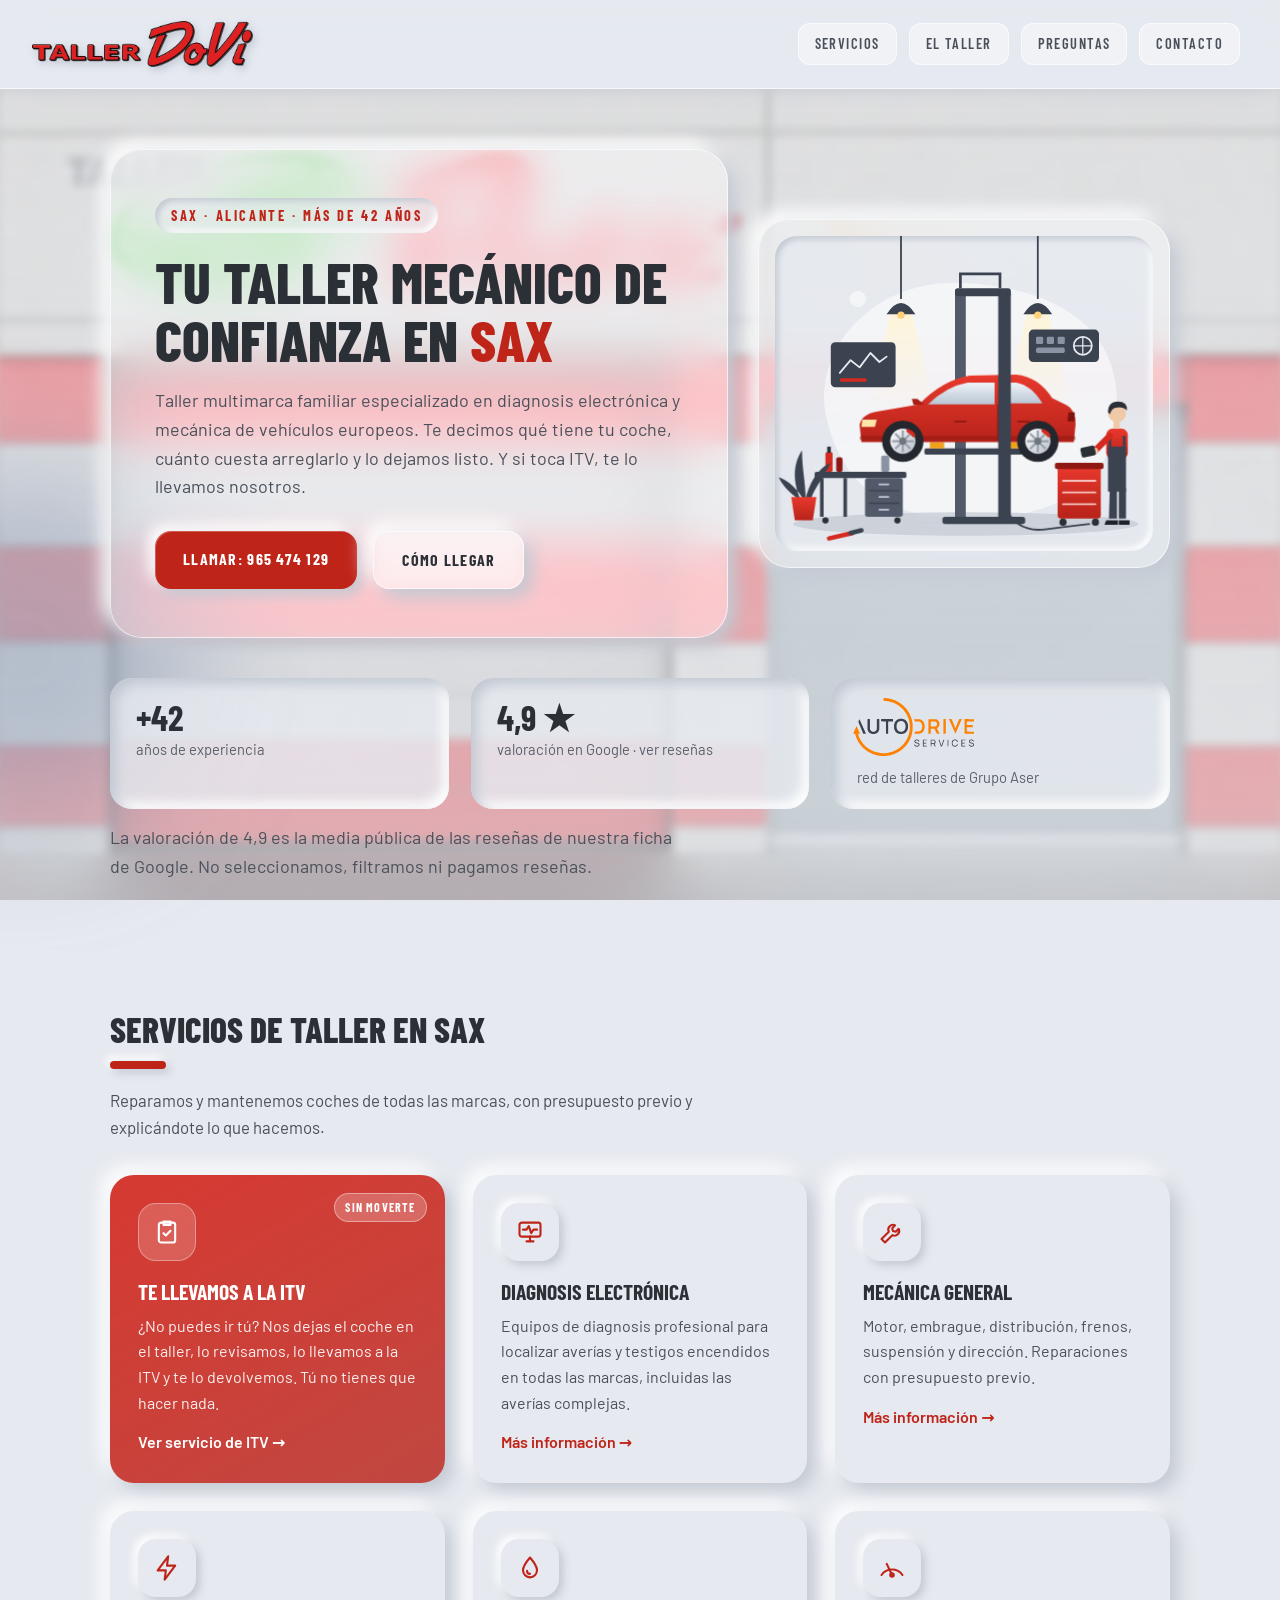
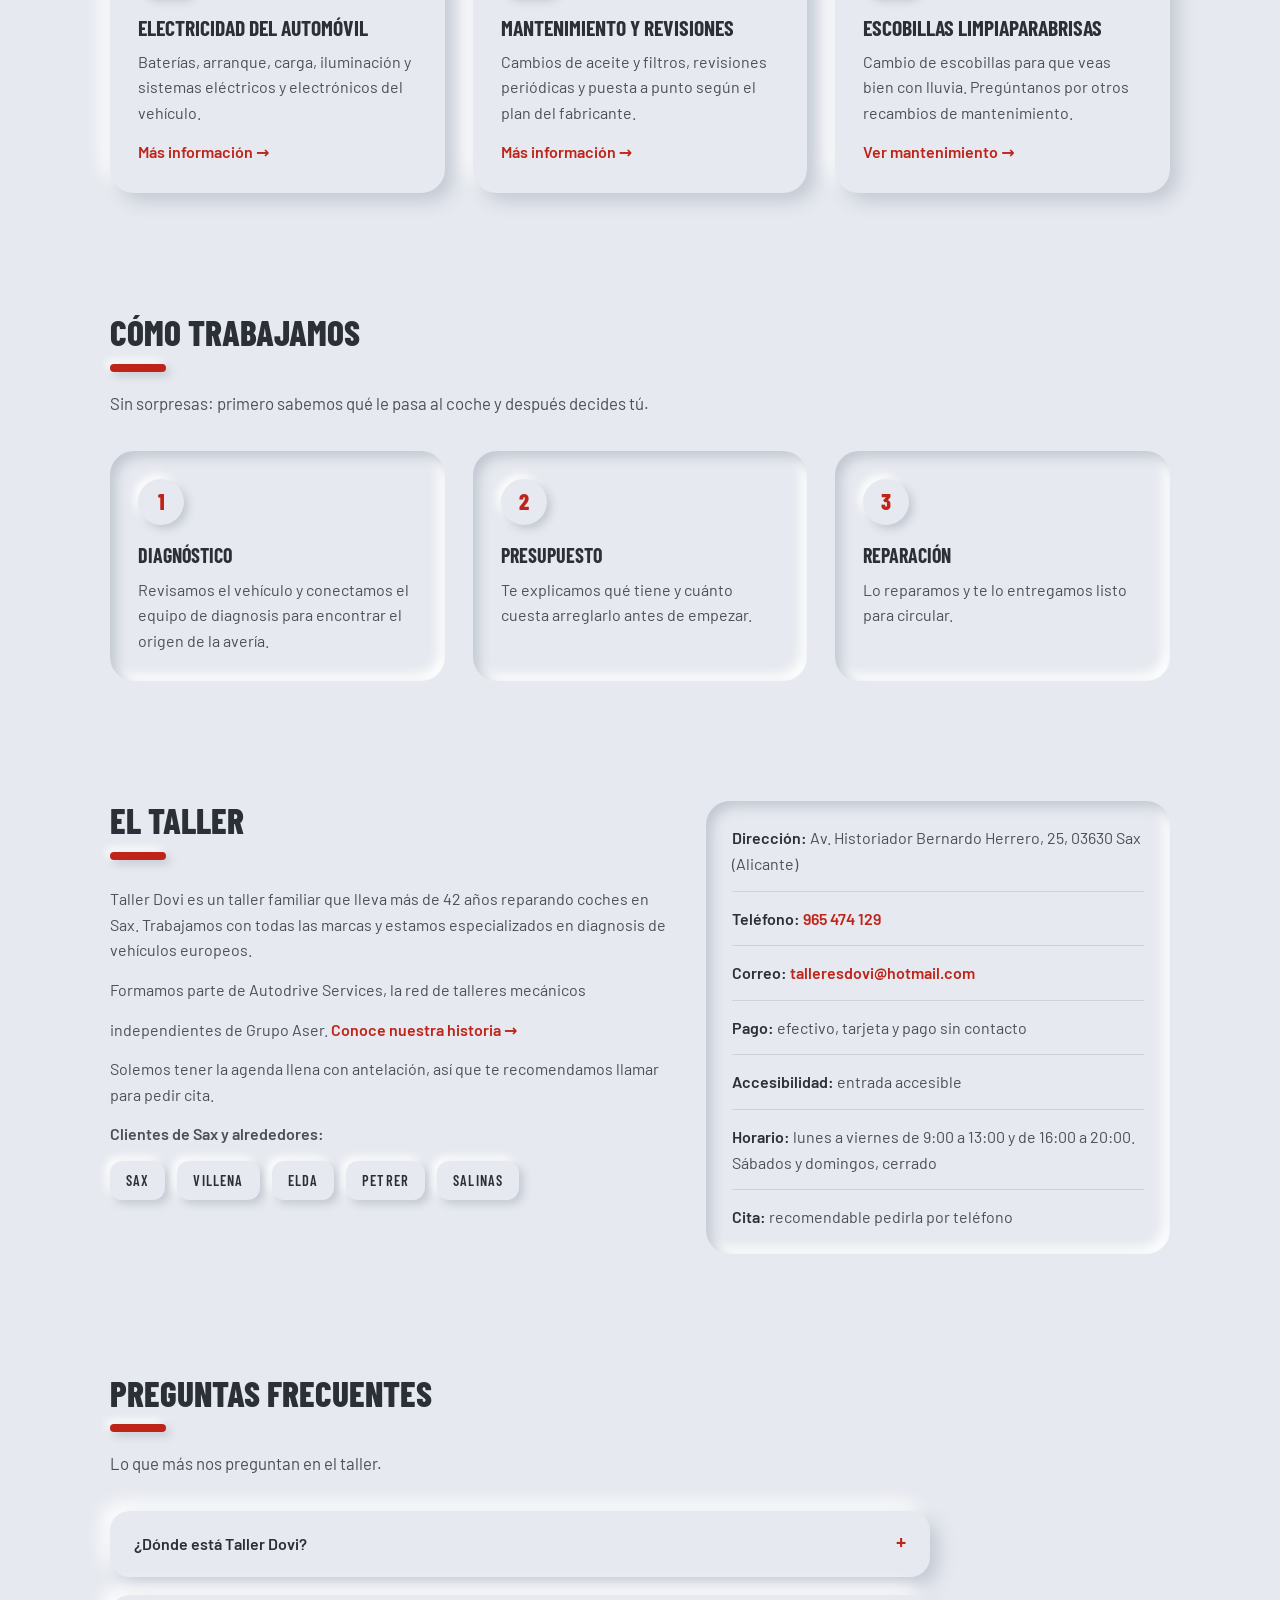
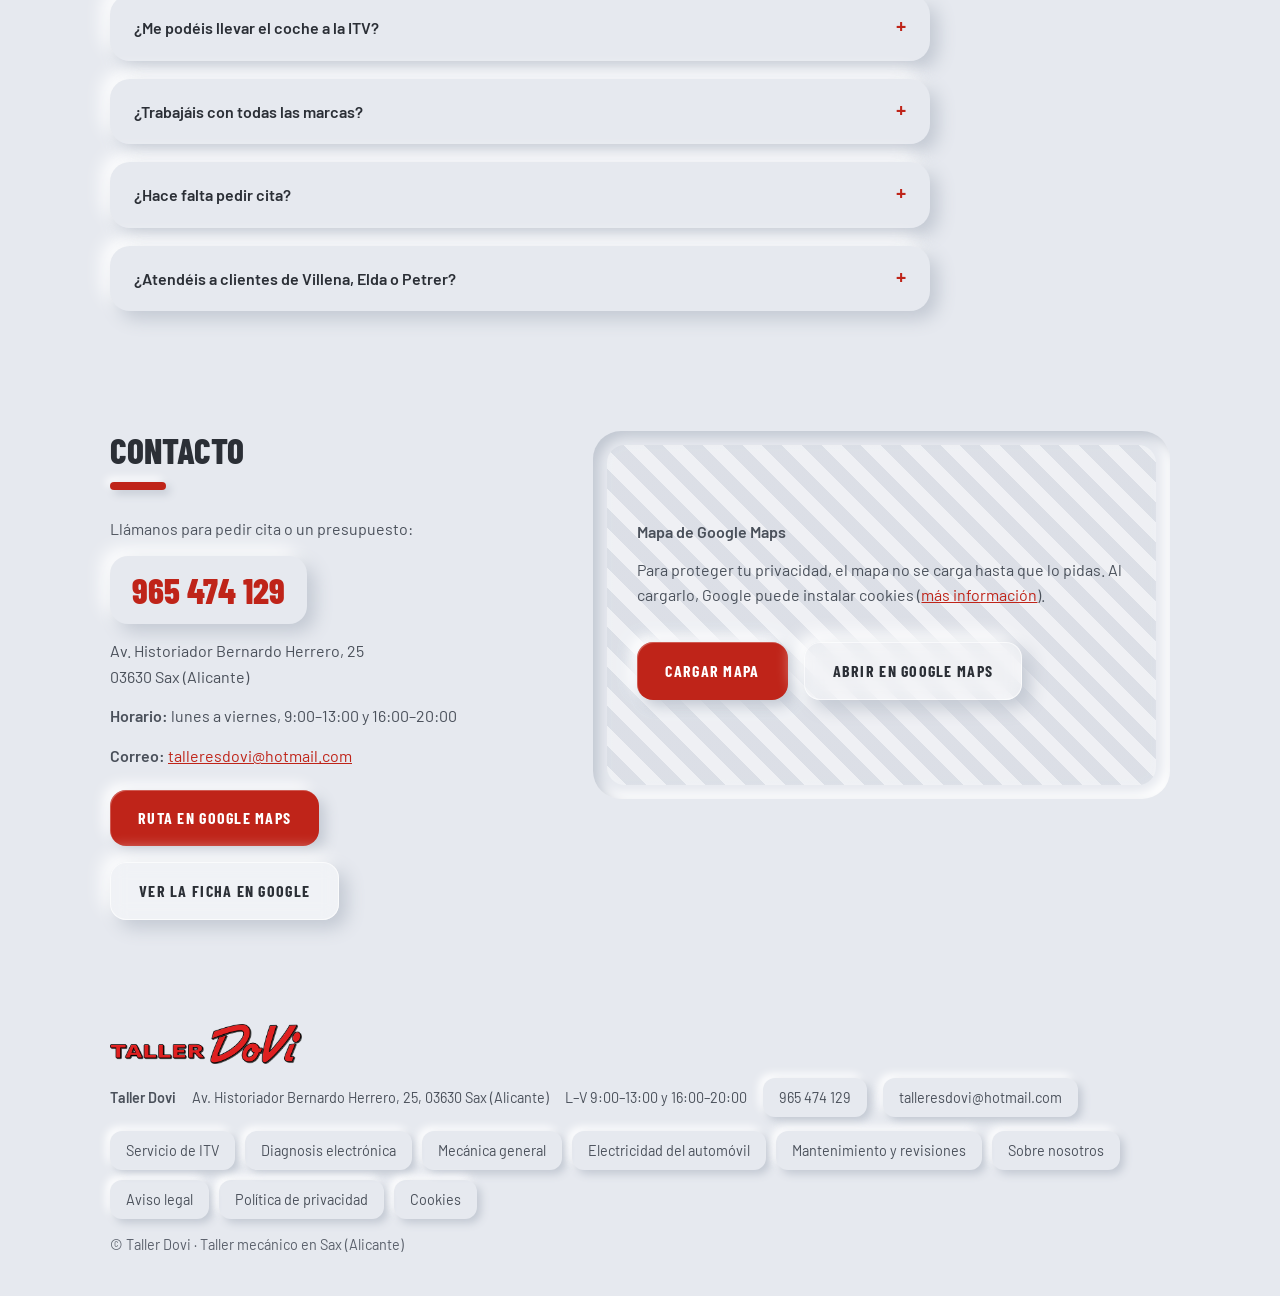
<file: index.html>
<!DOCTYPE html>
<html lang="es">
<head>
<meta charset="UTF-8">
<meta name="viewport" content="width=device-width, initial-scale=1">
<meta http-equiv="Content-Security-Policy" content="default-src 'self'; script-src 'self'; style-src 'self' 'unsafe-inline'; img-src 'self' data:; font-src 'self'; connect-src 'self'; frame-src https://www.google.com https://maps.google.com; object-src 'none'; base-uri 'self'; form-action 'none'; upgrade-insecure-requests">
<meta name="referrer" content="strict-origin-when-cross-origin">
<title>Taller mecánico en Sax · Diagnosis e ITV · Taller Dovi</title>
<meta name="description" content="Taller mecánico multimarca en Sax con más de 42 años de experiencia. Diagnosis electrónica, mecánica y te llevamos el coche a la ITV. Cita: 965 474 129.">
<meta name="robots" content="index, follow, max-image-preview:large">
<link rel="canonical" href="https://tallerdovi.github.io/">
<meta name="theme-color" content="#e6e9ef">
<link rel="icon" href="/favicon.ico" sizes="48x48">
<link rel="icon" href="/img/icon-96.png" sizes="96x96" type="image/png">
<link rel="icon" href="/img/icon-192.png" sizes="192x192" type="image/png">
<link rel="apple-touch-icon" href="/img/apple-touch-icon.png">
<link rel="manifest" href="/site.webmanifest">
<meta name="geo.region" content="ES-A">
<meta name="geo.placename" content="Sax">
<meta property="og:locale" content="es_ES">
<meta property="og:site_name" content="Taller Dovi">
<meta property="og:type" content="website">
<meta property="og:url" content="https://tallerdovi.github.io/">
<meta property="og:title" content="Taller Dovi | Taller mecánico multimarca en Sax (Alicante)">
<meta property="og:description" content="Más de 42 años reparando coches en Sax. Diagnosis electrónica, mecánica y te llevamos el coche a la ITV.">
<meta property="og:image" content="https://tallerdovi.github.io/img/og-taller-dovi.jpg">
<meta property="og:image:width" content="1200">
<meta property="og:image:height" content="630">
<meta name="twitter:card" content="summary_large_image">
<link rel="preload" href="img/logo-taller-dovi.webp" as="image" type="image/webp">
<script type="application/ld+json">
{
  "@context": "https://schema.org",
  "@graph": [
    {
      "@type": "AutoRepair",
      "@id": "https://tallerdovi.github.io/#taller",
      "name": "Taller Dovi",
      "description": "Taller mecánico multimarca familiar en Sax (Alicante) con más de 42 años de experiencia. Diagnosis electrónica, mecánica, electricidad del automóvil, mantenimiento y servicio de ITV.",
      "url": "https://tallerdovi.github.io/",
      "logo": "https://tallerdovi.github.io/img/logo-taller-dovi-1200.png",
      "image": "https://tallerdovi.github.io/img/og-taller-dovi.jpg",
      "telephone": "+34965474129",
      "email": "talleresdovi@hotmail.com",
      "address": {
        "@type": "PostalAddress",
        "streetAddress": "Av. Historiador Bernardo Herrero, 25",
        "addressLocality": "Sax",
        "addressRegion": "Alicante",
        "postalCode": "03630",
        "addressCountry": "ES"
      },
      "hasMap": "https://maps.google.com/?cid=12576177530364534641",
      "sameAs": ["https://maps.google.com/?cid=12576177530364534641"],
      "geo": {"@type": "GeoCoordinates", "latitude": 38.5336349, "longitude": -0.8260925},
      "openingHoursSpecification": [{"@type": "OpeningHoursSpecification", "dayOfWeek": ["Monday","Tuesday","Wednesday","Thursday","Friday"], "opens": "09:00", "closes": "13:00"}, {"@type": "OpeningHoursSpecification", "dayOfWeek": ["Monday","Tuesday","Wednesday","Thursday","Friday"], "opens": "16:00", "closes": "20:00"}],
      "areaServed": [
        {"@type": "City", "name": "Sax"},
        {"@type": "City", "name": "Villena"},
        {"@type": "City", "name": "Elda"},
        {"@type": "City", "name": "Petrer"},
        {"@type": "City", "name": "Salinas"}
      ],
      "paymentAccepted": "Efectivo, tarjeta, pago sin contacto",
      "memberOf": {"@type": "Organization", "name": "Autodrive Services", "url": "https://autodriveservices.com/", "parentOrganization": {"@type": "Organization", "name": "Grupo Aser", "url": "https://aserautomotive.com/"}},
      "hasOfferCatalog": {
        "@type": "OfferCatalog",
        "name": "Servicios del taller",
        "itemListElement": [
          {"@type": "Offer", "itemOffered": {"@type": "Service", "name": "Servicio de ITV: revisamos el vehículo, lo llevamos a la ITV y lo devolvemos", "url": "https://tallerdovi.github.io/itv-sax"}},
          {"@type": "Offer", "itemOffered": {"@type": "Service", "name": "Diagnosis electrónica multimarca", "url": "https://tallerdovi.github.io/diagnosis-coche-sax"}},
          {"@type": "Offer", "itemOffered": {"@type": "Service", "name": "Mecánica general", "url": "https://tallerdovi.github.io/mecanica-sax"}},
          {"@type": "Offer", "itemOffered": {"@type": "Service", "name": "Electricidad del automóvil", "url": "https://tallerdovi.github.io/electricidad-coche-sax"}},
          {"@type": "Offer", "itemOffered": {"@type": "Service", "name": "Mantenimiento y revisiones", "url": "https://tallerdovi.github.io/mantenimiento-coche-sax"}},
          {"@type": "Offer", "itemOffered": {"@type": "Service", "name": "Cambio de escobillas limpiaparabrisas"}}
        ]
      }
    },
    {
      "@type": "WebSite",
      "@id": "https://tallerdovi.github.io/#web",
      "url": "https://tallerdovi.github.io/",
      "name": "Taller Dovi",
      "alternateName": ["Taller Dovi Sax", "Taller mecánico Dovi"],
      "inLanguage": "es-ES",
      "publisher": {"@id": "https://tallerdovi.github.io/#taller"}
    },
    {
      "@type": "FAQPage",
      "mainEntity": [
        {"@type": "Question", "name": "¿Dónde está Taller Dovi?", "acceptedAnswer": {"@type": "Answer", "text": "En la Av. Historiador Bernardo Herrero, 25, 03630 Sax (Alicante). Llevamos más de 42 años reparando coches."}},
        {"@type": "Question", "name": "¿Me podéis llevar el coche a la ITV?", "acceptedAnswer": {"@type": "Answer", "text": "Sí. Nos traes el coche al taller, lo revisamos, lo llevamos a la ITV y te lo devolvemos, para que no tengas que ir tú."}},
        {"@type": "Question", "name": "¿Trabajáis con todas las marcas?", "acceptedAnswer": {"@type": "Answer", "text": "Sí, somos un taller multimarca y estamos especializados en diagnosis electrónica de vehículos europeos."}},
        {"@type": "Question", "name": "¿Hace falta pedir cita?", "acceptedAnswer": {"@type": "Answer", "text": "Es recomendable. Solemos tener la agenda llena con antelación, así que llama al 965 474 129 para pedir cita."}},
        {"@type": "Question", "name": "¿Atendéis a clientes de Villena, Elda o Petrer?", "acceptedAnswer": {"@type": "Answer", "text": "Sí. Además de Sax, nos visitan clientes de Villena, Elda, Petrer, Salinas y alrededores."}}
      ]
    }
  ]
}
</script>
<style>
/* Fuentes alojadas en la propia web (sin Google Fonts) */
@font-face{font-family:'Barlow';font-style:normal;font-weight:400;font-display:swap;src:url(/barlow-400.woff2) format('woff2')}
@font-face{font-family:'Barlow';font-style:normal;font-weight:500;font-display:swap;src:url(/barlow-500.woff2) format('woff2')}
@font-face{font-family:'Barlow';font-style:normal;font-weight:600;font-display:swap;src:url(/barlow-600.woff2) format('woff2')}
@font-face{font-family:'Barlow Condensed';font-style:normal;font-weight:600;font-display:swap;src:url(/barlow-condensed-600.woff2) format('woff2')}
@font-face{font-family:'Barlow Condensed';font-style:normal;font-weight:700;font-display:swap;src:url(/barlow-condensed-700.woff2) format('woff2')}
@font-face{font-family:'Barlow Condensed';font-style:normal;font-weight:800;font-display:swap;src:url(/barlow-condensed-800.woff2) format('woff2')}
:root{--bg:#e6e9ef;--sl:#ffffff;--sd:#c2c8d2;--text:#2b2f36;--soft:#4a505a;--muted:#5a606b;--red:#bf2419;--red2:#a51f16;
--glass:rgba(255,255,255,.42);--glass-b:rgba(255,255,255,.65);
--up:8px 8px 18px var(--sd),-8px -8px 18px var(--sl);
--up-sm:4px 4px 9px var(--sd),-4px -4px 9px var(--sl);
--in:inset 6px 6px 12px var(--sd),inset -6px -6px 12px var(--sl);
--in-sm:inset 3px 3px 6px var(--sd),inset -3px -3px 6px var(--sl);
color-scheme:light}
*{box-sizing:border-box;margin:0;padding:0}
html{scroll-behavior:smooth;scroll-padding-top:100px}
body{background:var(--bg);color:var(--text);font-family:'Barlow',system-ui,sans-serif;line-height:1.6;overflow-x:hidden}
/* Fondo: fachada del taller difuminada. Ordenador: fija, empieza justo bajo el encabezado y ocupa todo el ancho. Móvil: ancho completo y patrón de franjas hasta el final */
.bg-fachada{position:fixed;top:89px;left:0;right:0;bottom:0;z-index:-2;pointer-events:none;overflow:hidden;container-type:size}
.bg-fachada::before{content:"";position:absolute;inset:-6px -8px -20px;background:#d8dadd url(img/fondo-fachada.webp) no-repeat;background-size:105.86cqw auto;background-position:calc(8px - 2.96cqw) calc(6px - 4.41cqw);filter:blur(5px) saturate(1.1)}
@media(max-width:760px){
.bg-fachada{top:76px}
.bg-fachada::before{inset:-8px;background:#d8dadd url(img/fondo-movil.webp) center top/cover no-repeat;filter:blur(6px) saturate(1.1)}
}
body::after{content:"";position:fixed;inset:0;z-index:-1;background:linear-gradient(180deg,rgba(230,233,239,.55),rgba(230,233,239,.72))}
img{max-width:100%;height:auto;display:block}
a{color:inherit}
.wrap{max-width:1100px;margin:0 auto;padding:0 20px}
.blob{position:absolute;border-radius:50%;filter:blur(60px);pointer-events:none;z-index:0}

/* Cabecera translúcida */
header{position:sticky;top:0;z-index:20;background:rgba(230,233,239,.6);backdrop-filter:blur(16px) saturate(160%);-webkit-backdrop-filter:blur(16px) saturate(160%);border-bottom:1px solid var(--glass-b);box-shadow:0 8px 20px -12px var(--sd)}
header .wrap{display:flex;align-items:center;justify-content:space-between;height:88px;max-width:1240px}
.logo{display:block;margin-left:-8px}
.logo img{height:46px;width:auto;filter:drop-shadow(2px 3px 4px rgba(120,130,150,.35))}
nav{display:flex;gap:12px}
nav a{font-family:'Barlow Condensed',sans-serif;font-weight:600;text-transform:uppercase;letter-spacing:.1em;font-size:.9rem;color:var(--soft);text-decoration:none;padding:8px 16px;border-radius:12px;background:var(--glass);border:1px solid var(--glass-b);transition:box-shadow .2s,color .2s}
nav a:hover{color:var(--red);box-shadow:var(--up-sm)}
nav a:active{box-shadow:var(--in-sm)}

.btn{display:inline-block;background:var(--red);color:#fff;text-decoration:none;font-family:'Barlow Condensed',sans-serif;font-weight:700;text-transform:uppercase;letter-spacing:.08em;padding:15px 28px;border-radius:16px;box-shadow:6px 6px 14px var(--sd),-6px -6px 14px var(--sl),inset 1px 1px 0 rgba(255,255,255,.25);transition:box-shadow .2s,transform .2s}
.btn:hover{transform:translateY(-1px)}
.btn:active{transform:none;box-shadow:inset 4px 4px 8px var(--red2),inset -3px -3px 6px #e8473d}
.btn.ghost{background:var(--glass);color:var(--text);border:1px solid var(--glass-b);box-shadow:var(--up);backdrop-filter:blur(8px);-webkit-backdrop-filter:blur(8px)}
.btn.ghost:hover{color:var(--red)}
.btn.ghost:active{box-shadow:var(--in)}

/* Portada: panel de cristal sobre ilustración */
.hero{position:relative;padding:60px 0 70px;overflow:hidden;overflow:clip}
.hero .wrap{position:relative}
.hero .b1{width:420px;height:420px;background:rgba(212,42,32,.32);top:20px;right:-120px}
.hero .b2{width:360px;height:360px;background:rgba(120,140,170,.4);bottom:120px;left:-160px}
.hero-grid{position:relative;z-index:1;display:grid;grid-template-columns:1.2fr .8fr;gap:30px;align-items:center}
.panel{position:relative;border-radius:32px;padding:48px 44px;background:var(--glass);border:1px solid var(--glass-b);backdrop-filter:blur(22px) saturate(150%);-webkit-backdrop-filter:blur(22px) saturate(150%);box-shadow:var(--up)}
.kicker{display:inline-block;font-family:'Barlow Condensed',sans-serif;color:var(--red);text-transform:uppercase;letter-spacing:.18em;font-weight:700;font-size:.9rem;padding:6px 16px;border-radius:999px;box-shadow:var(--in-sm);background:rgba(230,233,239,.6)}
h1{font-family:'Barlow Condensed',sans-serif;font-weight:800;font-size:clamp(2.3rem,5vw,3.6rem);line-height:1;text-transform:uppercase;margin:20px 0 18px;color:var(--text)}
h1 em{font-style:normal;color:var(--red)}
.hero p{max-width:580px;color:var(--soft);font-size:1.12rem}
.cta{display:flex;gap:16px;flex-wrap:wrap;margin-top:30px}
.hero-art{position:relative}
.scene{position:relative;width:min(470px,100%);margin:0 auto;padding:16px;border-radius:32px;background:var(--glass);border:1px solid var(--glass-b);backdrop-filter:blur(18px) saturate(150%);-webkit-backdrop-filter:blur(18px) saturate(150%);box-shadow:var(--up)}
.scene svg{display:block;width:100%;height:auto;border-radius:22px;box-shadow:var(--in-sm);background:rgba(230,233,239,.85)}
.lift{animation:lift 2.2s cubic-bezier(.3,.7,.3,1) .3s both}
@keyframes lift{from{transform:translateY(62px)}to{transform:none}}
.lamp-glow{animation:glow 3s ease-in-out infinite}
@keyframes glow{50%{opacity:.55}}
@media(prefers-reduced-motion:reduce){.lift,.lamp-glow{animation:none}}
.stats{position:relative;z-index:1;display:grid;grid-template-columns:repeat(3,1fr);gap:22px;margin-top:40px}
.stat{padding:20px 26px;border-radius:22px;box-shadow:var(--in);background:rgba(230,233,239,.82)}
.stat b{display:block;font-family:'Barlow Condensed',sans-serif;font-size:2.2rem;line-height:1.1;color:var(--text)}
.stat-logo{display:flex;flex-direction:column;justify-content:center;align-items:flex-start}
.stat-logo img{height:58px;width:auto;margin:0 0 10px -4px}
.stat span{color:var(--muted);font-size:.92rem}

section{position:relative;padding:60px 0}
h2{font-family:'Barlow Condensed',sans-serif;font-weight:800;text-transform:uppercase;font-size:2.2rem;line-height:1.1;margin-bottom:12px;color:var(--text)}
h2::after{content:"";display:block;width:56px;height:8px;margin-top:12px;border-radius:8px;background:var(--red);box-shadow:var(--up-sm)}
.lead{color:var(--soft);max-width:640px;margin:18px 0 34px;font-size:1.05rem}

.grid{display:grid;grid-template-columns:repeat(auto-fit,minmax(250px,1fr));gap:28px}
.card{position:relative;background:var(--bg);border-radius:24px;padding:28px;box-shadow:var(--up);transition:box-shadow .25s}
.card:hover{box-shadow:var(--in)}
.ico{width:58px;height:58px;border-radius:18px;display:grid;place-items:center;margin-bottom:18px;box-shadow:var(--up-sm);color:var(--red)}
.ico svg{width:28px;height:28px;fill:none;stroke:currentColor;stroke-width:1.8;stroke-linecap:round;stroke-linejoin:round}
.card h3{font-family:'Barlow Condensed',sans-serif;font-size:1.35rem;line-height:1.2;text-transform:uppercase;margin-bottom:8px}
.card p{color:var(--soft)}
.card.itv{background:linear-gradient(150deg,rgba(212,42,32,.92),rgba(184,35,26,.82));color:#fff;box-shadow:var(--up)}
.card.itv:hover{box-shadow:var(--up),0 0 0 4px rgba(212,42,32,.18)}
.card.itv p{color:rgba(255,255,255,.92)}
.card.itv .ico{background:rgba(255,255,255,.18);border:1px solid rgba(255,255,255,.35);box-shadow:none;color:#fff;backdrop-filter:blur(6px)}
.tag{position:absolute;top:18px;right:18px;font-family:'Barlow Condensed',sans-serif;font-weight:700;text-transform:uppercase;letter-spacing:.1em;font-size:.75rem;padding:4px 10px;border-radius:999px;background:rgba(255,255,255,.22);border:1px solid rgba(255,255,255,.4)}

/* Cómo trabajamos */
.steps{display:grid;grid-template-columns:repeat(3,1fr);gap:28px;counter-reset:s}
.step{border-radius:24px;padding:28px;box-shadow:var(--in)}
.step::before{counter-increment:s;content:counter(s);display:grid;place-items:center;width:46px;height:46px;border-radius:50%;margin-bottom:14px;font-family:'Barlow Condensed',sans-serif;font-weight:800;font-size:1.4rem;color:var(--red);box-shadow:var(--up-sm);background:var(--bg)}
.step h3{font-family:'Barlow Condensed',sans-serif;text-transform:uppercase;font-size:1.25rem;margin-bottom:6px}
.step p{color:var(--soft)}

.about{display:grid;grid-template-columns:1.2fr 1fr;gap:40px;align-items:start}
.about p{color:var(--soft);margin-bottom:14px}
.about h2{margin-bottom:26px}
ul.facts{list-style:none;padding:10px 26px;border-radius:24px;box-shadow:var(--in)}
ul.facts li{padding:14px 0;color:var(--soft);border-bottom:1px solid rgba(160,168,180,.35)}
ul.facts li:last-child{border:0}
ul.facts li b{color:var(--text)}
ul.facts a{color:var(--red);font-weight:600;text-decoration:none}
.zonas{display:flex;flex-wrap:wrap;gap:12px;margin-top:6px}
.zonas span{font-family:'Barlow Condensed',sans-serif;font-weight:600;text-transform:uppercase;letter-spacing:.08em;font-size:.9rem;padding:8px 16px;border-radius:12px;box-shadow:var(--up-sm)}

/* Preguntas frecuentes */
.faq{display:grid;gap:18px;max-width:820px}
details{border-radius:20px;padding:4px 24px;box-shadow:var(--up);background:var(--bg)}
details[open]{box-shadow:var(--in)}
summary{cursor:pointer;list-style:none;padding:16px 0;font-weight:600;display:flex;justify-content:space-between;gap:16px}
summary::-webkit-details-marker{display:none}
summary::after{content:"+";color:var(--red);font-weight:800;font-size:1.3rem;line-height:1}
details[open] summary::after{content:"–"}
details p{color:var(--soft);padding:0 0 18px}

.contact{display:grid;grid-template-columns:1fr 1.3fr;gap:40px;align-items:start}
.contact p{margin-bottom:14px;color:var(--soft)}
.contact h2{margin-bottom:26px}
.contact .links{display:flex;flex-wrap:wrap;gap:16px;margin-top:22px}
.contact a.tel{display:inline-block;font-family:'Barlow Condensed',sans-serif;font-size:2.2rem;font-weight:800;text-decoration:none;color:var(--red);padding:6px 22px;border-radius:18px;box-shadow:var(--up)}
.contact a.tel:active{box-shadow:var(--in)}
.map{padding:14px;border-radius:28px;box-shadow:var(--in)}
iframe{display:block;width:100%;height:340px;border:0;border-radius:18px;filter:grayscale(.2)}
.map-ph{min-height:340px;border-radius:18px;padding:34px 30px;display:flex;flex-direction:column;justify-content:center;background:repeating-linear-gradient(45deg,rgba(255,255,255,.35) 0 14px,rgba(200,206,216,.35) 14px 28px)}
.map-ph p{color:var(--soft);margin-bottom:12px}
.map-ph a{color:var(--red)}
.map-ph .btn{color:#fff}.map-ph .btn.ghost{color:var(--text)}
button.btn{border:0;cursor:pointer;font-size:1rem}
.rev-note{font-size:.85rem;color:var(--muted);margin-top:14px}

footer{padding:30px 0 40px;color:var(--muted);font-size:.9rem}
footer .wrap{display:flex;justify-content:space-between;align-items:center;flex-wrap:wrap;gap:14px}
footer img{height:40px;width:auto}
footer a{color:var(--soft);text-decoration:none;padding:8px 16px;border-radius:12px;box-shadow:var(--up-sm);display:inline-block}
footer a:active{box-shadow:var(--in-sm)}

/* Botón flotante de llamada (móvil), translúcido */
.float-call{display:none;position:fixed;left:16px;right:16px;bottom:16px;z-index:30;text-align:center;font-family:'Barlow Condensed',sans-serif;font-weight:700;text-transform:uppercase;letter-spacing:.08em;text-decoration:none;color:#fff;padding:15px;border-radius:18px;background:rgba(176,32,22,.94);border:1px solid rgba(255,255,255,.35);backdrop-filter:blur(12px);-webkit-backdrop-filter:blur(12px);box-shadow:0 10px 24px rgba(120,40,30,.3)}

.more{display:inline-block;margin-top:14px;font-weight:600;color:var(--red);text-decoration:none}
.card.itv .more{color:#fff}
.foot-nav{display:flex;flex-wrap:wrap;gap:10px;width:100%}
.foot-nap{width:100%;color:var(--soft);display:flex;flex-wrap:wrap;align-items:center;gap:8px 16px}
a:focus-visible,summary:focus-visible{outline:3px solid var(--red);outline-offset:3px}
@media(max-width:900px){.hero-grid{grid-template-columns:1fr}.hero-art{max-width:520px;margin:0 auto}.steps{grid-template-columns:1fr}}
@media(max-width:760px){nav{display:none}.about,.contact{grid-template-columns:1fr}.hero{padding:26px 0 40px}.panel{padding:30px 22px;border-radius:24px}.stats{grid-template-columns:1fr;gap:16px}.float-call{display:block}footer{padding-bottom:100px}.logo img{height:36px}header .wrap{height:76px}}

/* Móvil: cristal translúcido como en ordenador y ajustes de maquetación */
@media(max-width:760px){
.card,details,.step,ul.facts,.map,.box,.stat,.about>div:first-child,.contact>div:first-child,footer .wrap,.glass-m{background:rgba(236,239,244,.44);border:1px solid var(--glass-b);backdrop-filter:blur(16px) saturate(150%);-webkit-backdrop-filter:blur(16px) saturate(150%)}
.card{box-shadow:6px 6px 16px rgba(150,158,172,.45),-4px -4px 12px rgba(255,255,255,.6)}
details[open]{background:rgba(236,239,244,.6)}
.panel{background:rgba(240,242,246,.36)}
body::after{background:linear-gradient(180deg,rgba(230,233,239,.36),rgba(230,233,239,.5))}
section{padding:44px 0}
h2{font-size:1.85rem}
.kicker{letter-spacing:.1em;font-size:.78rem;padding:6px 12px}
.cta,.contact .links{flex-direction:column;gap:12px}
.cta .btn,.contact .links .btn,.map-ph .btn{text-align:center;width:100%}
.map-ph .links{flex-direction:column;display:flex;gap:12px}
.stats{grid-template-columns:repeat(3,1fr)!important;gap:10px!important;margin-top:24px}
.stat{padding:14px 10px;text-align:center;border-radius:18px}
.stat b{font-size:1.45rem}
.stat span{font-size:.75rem;line-height:1.25;display:block;color:var(--soft)}
.stat-logo{align-items:center}.stat-logo img{height:auto;width:100%;max-width:120px;margin:0 0 8px}
.contact a.tel{font-size:1.9rem}
.float-call{background:rgba(176,32,22,.9);left:12px;right:12px;bottom:12px;padding:14px}
footer .wrap{gap:12px}
.foot-nap{gap:8px 10px}
.foot-nap>span{width:100%}
.about>div:first-child,.contact>div:first-child{padding:26px 20px;border-radius:24px}
footer .wrap{padding:24px 18px;border-radius:24px;margin:0 16px;width:auto}
.lead,.step p,section>.wrap>p{color:var(--text)}
}
@media(prefers-reduced-motion:reduce){*{transition:none!important;scroll-behavior:auto!important}}
</style>
</head>
<body>
<header>
  <div class="wrap">
    <a class="logo" href="/" aria-label="Taller Dovi, inicio">
      <picture><source srcset="img/logo-taller-dovi.webp" type="image/webp"><img src="img/logo-taller-dovi.png" alt="Logotipo de Taller Dovi" width="600" height="125"></picture>
    </a>
    <nav aria-label="Principal">
      <a href="#servicios">Servicios</a>
      <a href="#taller">El taller</a>
      <a href="#preguntas">Preguntas</a>
      <a href="#contacto">Contacto</a>
    </nav>
  </div>
</header>

<div class="bg-fachada" aria-hidden="true"></div>
<main>
<div class="hero">
  <div class="blob b2"></div>
  <div class="wrap">
    <div class="hero-grid">
      <div class="panel">
        <div class="kicker">Sax · Alicante · Más de 42 años</div>
        <h1>Tu taller mecánico de confianza en <em>Sax</em></h1>
        <p>Taller multimarca familiar especializado en diagnosis electrónica y mecánica de vehículos europeos. Te decimos qué tiene tu coche, cuánto cuesta arreglarlo y lo dejamos listo. Y si toca ITV, te lo llevamos nosotros.</p>
        <div class="cta">
          <a class="btn" href="tel:+34965474129">Llamar: 965 474 129</a>
          <a class="btn ghost" href="https://www.google.com/maps/dir/?api=1&amp;destination=Taller+Dovi,+Av.+Historiador+Bernardo+Herrero+25,+03630+Sax,+Alicante&amp;travelmode=driving" target="_blank" rel="noopener">Cómo llegar</a>
        </div>
      </div>
      <div class="hero-art">
        <div class="scene" role="img" aria-label="Ilustración del taller: coche en el elevador y mecánico trabajando junto al carro de herramientas">
          <svg viewBox="0 0 420 350" aria-hidden="true">
            <defs>
              <linearGradient id="gRed" x1="0" y1="0" x2="0" y2="1"><stop offset="0" stop-color="#e8392d"/><stop offset="1" stop-color="#b8231a"/></linearGradient>
              <linearGradient id="gRim" x1="0" y1="0" x2="1" y2="1"><stop offset="0" stop-color="#ffffff"/><stop offset="1" stop-color="#b9c0c9"/></linearGradient>
              <linearGradient id="gGlass" x1="0" y1="0" x2="0" y2="1"><stop offset="0" stop-color="#eef3f8"/><stop offset="1" stop-color="#b9c6d4"/></linearGradient>
              <linearGradient id="gCone" x1="0" y1="0" x2="0" y2="1"><stop offset="0" stop-color="#fff3d1" stop-opacity=".8"/><stop offset="1" stop-color="#fff3d1" stop-opacity="0"/></linearGradient>
            </defs>
            <path d="M58 205C38 125 112 48 205 52C298 56 384 92 380 192C377 262 334 312 222 314C120 317 74 272 58 205Z" fill="#ffffff" opacity=".55"/>
            <circle cx="92" cy="70" r="9" fill="#ffffff" opacity=".55"/><circle cx="350" cy="300" r="7" fill="#ffffff" opacity=".55"/>
            <path d="M140 0v70M292 0v70" stroke="#3b4250" stroke-width="2"/>
            <path class="lamp-glow" d="M128 86L104 190H176L152 86ZM280 86L256 190H328L304 86Z" fill="url(#gCone)"/>
            <path d="M124 87Q140 62 156 87ZM276 87Q292 62 308 87Z" fill="#3b4250"/>
            <circle cx="140" cy="88" r="4" fill="#ffd27a"/><circle cx="292" cy="88" r="4" fill="#ffd27a"/>
            <rect x="62" y="118" width="72" height="50" rx="5" fill="#3b4250"/>
            <path d="M72 152l12-14 10 8 12-16 10 10 8-6" stroke="#e6e9ef" stroke-width="2" fill="none" stroke-linecap="round" stroke-linejoin="round"/>
            <rect x="72" y="158" width="30" height="4" rx="2" fill="#d42a20"/>
            <rect x="282" y="104" width="78" height="36" rx="5" fill="#3b4250"/>
            <g fill="#8a93a3"><rect x="290" y="112" width="8" height="8" rx="1.5"/><rect x="302" y="112" width="8" height="8" rx="1.5"/><rect x="314" y="112" width="8" height="8" rx="1.5"/><rect x="290" y="124" width="32" height="6" rx="2"/></g>
            <circle cx="342" cy="122" r="10" fill="none" stroke="#e6e9ef" stroke-width="2"/><path d="M342 112v20M332 122h20" stroke="#e6e9ef" stroke-width="1.4"/>
            <ellipse cx="212" cy="320" rx="192" ry="13" fill="#c2c8d2" opacity=".7"/>
            <rect x="200" y="62" width="12" height="256" rx="2" fill="#525a69"/>
            <rect x="200" y="58" width="62" height="9" rx="3" fill="#3b4250"/>
            <path d="M206 58V42H250V58" stroke="#3b4250" stroke-width="3" fill="none"/>
            <g class="lift">
              <rect x="166" y="236" width="112" height="7" rx="2" fill="#3b4250"/>
              <rect x="172" y="229" width="16" height="7" rx="1.5" fill="#f0a21b"/><rect x="256" y="229" width="16" height="7" rx="1.5" fill="#f0a21b"/>
              <path d="M96 229L94 210Q96 198 113 195L160 187Q186 160 216 155L268 154Q292 156 308 180L324 188Q334 193 334 209L332 229Z" fill="url(#gRed)"/>
              <path d="M170 187Q191 167 214 163L244 163V187ZM253 163H268Q285 166 297 186H253Z" fill="url(#gGlass)"/>
              <path d="M248 188V226M200 206h12M270 206h12" stroke="#8f1912" stroke-width="2" stroke-linecap="round"/>
              <path d="M97 204h16l-2 8H96Z" fill="#ffe6a8"/><path d="M326 196h7v10h-8Z" fill="#7d140e"/>
              <path d="M166 187l-8-6h-6l2 7Z" fill="#a81d15"/>
              <rect x="94" y="222" width="240" height="5" rx="2.5" fill="#8f1912" opacity=".5"/>
              <circle cx="142" cy="228" r="23" fill="#24282e"/><circle cx="142" cy="228" r="14" fill="url(#gRim)"/><path d="M142 216v24M130 228h24M133.5 219.5l17 17M150.5 219.5l-17 17" stroke="#9aa1ab" stroke-width="2.4"/><path d="M148 216.5a12 12 0 0 1 6 5" stroke="#d42a20" stroke-width="4" fill="none" stroke-linecap="round"/><circle cx="142" cy="228" r="4" fill="#6f757e"/><circle cx="292" cy="228" r="23" fill="#24282e"/><circle cx="292" cy="228" r="14" fill="url(#gRim)"/><path d="M292 216v24M280 228h24M283.5 219.5l17 17M300.5 219.5l-17 17" stroke="#9aa1ab" stroke-width="2.4"/><path d="M298 216.5a12 12 0 0 1 6 5" stroke="#d42a20" stroke-width="4" fill="none" stroke-linecap="round"/><circle cx="292" cy="228" r="4" fill="#6f757e"/>
            </g>
            <rect x="248" y="62" width="14" height="256" rx="2" fill="#3b4250"/>
            <rect x="186" y="312" width="92" height="8" rx="3" fill="#3b4250"/>
            <path d="M255 300Q268 330 300 326T350 320" stroke="#3b4250" stroke-width="2" fill="none"/>
            <rect x="44" y="262" width="102" height="7" rx="2" fill="#3b4250"/>
            <path d="M52 269V312M78 269V312" stroke="#3b4250" stroke-width="4"/>
            <rect x="100" y="269" width="42" height="43" rx="3" fill="#525a69"/>
            <path d="M104 283h34M104 297h34" stroke="#3b4250" stroke-width="1.5"/><path d="M116 276h10M116 290h10M116 304h10" stroke="#c2c8d2" stroke-width="2" stroke-linecap="round"/>
            <rect x="56" y="240" width="8" height="22" rx="2" fill="#d42a20"/><rect x="58" y="234" width="4" height="7" fill="#2b2f36"/>
            <rect x="68" y="246" width="7" height="16" rx="2" fill="#8f1912"/><rect x="118" y="244" width="9" height="18" rx="2" fill="#8a93a3"/>
            <circle cx="56" cy="316" r="3.5" fill="#2b2f36"/><circle cx="136" cy="316" r="3.5" fill="#2b2f36"/>
            <path d="M28 292C18 268 22 250 30 238C30 258 34 274 34 292ZM34 292C40 268 52 256 62 252C54 268 44 280 40 292ZM31 292C22 276 10 270 4 268C10 280 20 288 26 292Z" fill="#3b4250"/>
            <path d="M18 290h28l-4 26H22Z" fill="url(#gRed)"/>
            <path d="M60 336l26-6" stroke="#d42a20" stroke-width="5" stroke-linecap="round"/><path d="M84 330l12-3" stroke="#3b4250" stroke-width="5" stroke-linecap="round"/>
            <rect x="314" y="256" width="48" height="58" rx="4" fill="url(#gRed)"/>
            <rect x="311" y="252" width="54" height="7" rx="2" fill="#8f1912"/>
            <path d="M320 272h36M320 285h36M320 298h36" stroke="#f6c3be" stroke-width="2" stroke-linecap="round"/>
            <circle cx="320" cy="318" r="4" fill="#2b2f36"/><circle cx="356" cy="318" r="4" fill="#2b2f36"/>
            <path d="M372 280h8v34h-9ZM382 280h8v34h-8Z" fill="#3b4250"/>
            <path d="M368 316h13v5h-15ZM382 316h12v5h-12Z" fill="#1d2128"/>
            <rect x="368" y="214" width="24" height="34" rx="7" fill="url(#gRed)"/>
            <path d="M370 234h20v50h-20Z" fill="#3b4250"/>
            <path d="M372 222v14M388 222v14" stroke="#3b4250" stroke-width="3"/>
            <path d="M372 222L356 238" stroke="#d42a20" stroke-width="7" stroke-linecap="round"/>
            <circle cx="355" cy="239" r="4" fill="#f0c9a8"/>
            <rect x="340" y="234" width="16" height="11" rx="2" fill="#2b2f36" transform="rotate(-12 348 240)"/>
            <rect x="376" y="204" width="7" height="10" fill="#f0c9a8"/>
            <circle cx="380" cy="197" r="10" fill="#f0c9a8"/>
            <path d="M370 196Q370 184 381 184Q392 184 391 194Q386 189 378 191Q374 192 372 198Z" fill="#2b2f36"/>
          </svg>
        </div>
      </div>
    </div>
    <div class="stats">
      <div class="stat"><b>+42</b><span>años de experiencia</span></div>
      <a class="stat" href="https://maps.google.com/?cid=12576177530364534641" target="_blank" rel="noopener" style="text-decoration:none"><b>4,9 ★</b><span>valoración en Google · ver reseñas</span></a>
      <a class="stat stat-logo" href="https://autodriveservices.com/" target="_blank" rel="noopener" style="text-decoration:none"><img src="img/autodrive-services.svg" alt="Autodrive Services" width="400" height="193" loading="lazy"><span>red de talleres de Grupo Aser</span></a>
    </div>
    <p class="rev-note" style="position:relative;z-index:1">La valoración de 4,9 es la media pública de las reseñas de nuestra ficha de Google. No seleccionamos, filtramos ni pagamos reseñas.</p>
  </div>
</div>

<section id="servicios">
  <div class="wrap">
    <h2>Servicios de taller en Sax</h2>
    <p class="lead">Reparamos y mantenemos coches de todas las marcas, con presupuesto previo y explicándote lo que hacemos.</p>
    <div class="grid">
      <article class="card itv">
        <span class="tag">Sin moverte</span>
        <div class="ico"><svg viewBox="0 0 24 24" aria-hidden="true"><rect x="5" y="4" width="14" height="17" rx="2"/><path d="M9 3h6v3H9z"/><path d="M9 13l2 2 4-4"/></svg></div>
        <h3>Te llevamos a la ITV</h3>
        <p>¿No puedes ir tú? Nos dejas el coche en el taller, lo revisamos, lo llevamos a la ITV y te lo devolvemos. Tú no tienes que hacer nada.</p>
        <a class="more" href="/itv-sax">Ver servicio de ITV →</a>
      </article>
      <article class="card">
        <div class="ico"><svg viewBox="0 0 24 24" aria-hidden="true"><rect x="3" y="4" width="18" height="12" rx="2"/><path d="M6 10h3l2-3 2 6 2-3h3"/><path d="M9 20h6M12 16v4"/></svg></div>
        <h3>Diagnosis electrónica</h3>
        <p>Equipos de diagnosis profesional para localizar averías y testigos encendidos en todas las marcas, incluidas las averías complejas.</p>
        <a class="more" href="/diagnosis-coche-sax">Más información →</a>
      </article>
      <article class="card">
        <div class="ico"><svg viewBox="0 0 24 24" aria-hidden="true"><path d="M14.7 6.3a4 4 0 0 0-5.4 5.4L3 18l3 3 6.3-6.3a4 4 0 0 0 5.4-5.4l-2.5 2.5-2.4-.6-.6-2.4z"/></svg></div>
        <h3>Mecánica general</h3>
        <p>Motor, embrague, distribución, frenos, suspensión y dirección. Reparaciones con presupuesto previo.</p>
        <a class="more" href="/mecanica-sax">Más información →</a>
      </article>
      <article class="card">
        <div class="ico"><svg viewBox="0 0 24 24" aria-hidden="true"><path d="M13 2L4 14h7l-1 8 9-12h-7z"/></svg></div>
        <h3>Electricidad del automóvil</h3>
        <p>Baterías, arranque, carga, iluminación y sistemas eléctricos y electrónicos del vehículo.</p>
        <a class="more" href="/electricidad-coche-sax">Más información →</a>
      </article>
      <article class="card">
        <div class="ico"><svg viewBox="0 0 24 24" aria-hidden="true"><path d="M12 3s6 7 6 11a6 6 0 0 1-12 0c0-4 6-11 6-11z"/><path d="M9.5 14.5a2.5 2.5 0 0 0 2.5 2.5"/></svg></div>
        <h3>Mantenimiento y revisiones</h3>
        <p>Cambios de aceite y filtros, revisiones periódicas y puesta a punto según el plan del fabricante.</p>
        <a class="more" href="/mantenimiento-coche-sax">Más información →</a>
      </article>
      <article class="card">
        <div class="ico"><svg viewBox="0 0 24 24" aria-hidden="true"><path d="M3 18a11 11 0 0 1 18 0"/><path d="M12 18L7.5 8.5"/><circle cx="12" cy="18" r="1.5"/></svg></div>
        <h3>Escobillas limpiaparabrisas</h3>
        <p>Cambio de escobillas para que veas bien con lluvia. Pregúntanos por otros recambios de mantenimiento.</p>
        <a class="more" href="/mantenimiento-coche-sax">Ver mantenimiento →</a>
      </article>
    </div>
  </div>
</section>

<section id="como-trabajamos">
  <div class="wrap">
    <h2>Cómo trabajamos</h2>
    <p class="lead">Sin sorpresas: primero sabemos qué le pasa al coche y después decides tú.</p>
    <div class="steps">
      <div class="step"><h3>Diagnóstico</h3><p>Revisamos el vehículo y conectamos el equipo de diagnosis para encontrar el origen de la avería.</p></div>
      <div class="step"><h3>Presupuesto</h3><p>Te explicamos qué tiene y cuánto cuesta arreglarlo antes de empezar.</p></div>
      <div class="step"><h3>Reparación</h3><p>Lo reparamos y te lo entregamos listo para circular.</p></div>
    </div>
  </div>
</section>

<section id="taller">
  <div class="wrap about">
    <div>
      <h2>El taller</h2>
      <p>Taller Dovi es un taller familiar que lleva más de 42 años reparando coches en Sax. Trabajamos con todas las marcas y estamos especializados en diagnosis de vehículos europeos.</p>
      <p>Formamos parte de Autodrive Services, la red de talleres mecánicos independientes de Grupo Aser. <a class="more" href="/sobre-nosotros">Conoce nuestra historia →</a></p>
      <p>Solemos tener la agenda llena con antelación, así que te recomendamos llamar para pedir cita.</p>
      <p><b>Clientes de Sax y alrededores:</b></p>
      <div class="zonas"><span>Sax</span><span>Villena</span><span>Elda</span><span>Petrer</span><span>Salinas</span></div>
    </div>
    <ul class="facts">
      <li><b>Dirección:</b> Av. Historiador Bernardo Herrero, 25, 03630 Sax (Alicante)</li>
      <li><b>Teléfono:</b> <a href="tel:+34965474129">965 474 129</a></li>
      <li><b>Correo:</b> <a href="mailto:talleresdovi@hotmail.com">talleresdovi@hotmail.com</a></li>
      <li><b>Pago:</b> efectivo, tarjeta y pago sin contacto</li>
      <li><b>Accesibilidad:</b> entrada accesible</li>
      <li><b>Horario:</b> lunes a viernes de 9:00 a 13:00 y de 16:00 a 20:00. Sábados y domingos, cerrado</li>
      <li><b>Cita:</b> recomendable pedirla por teléfono</li>
    </ul>
  </div>
</section>

<section id="preguntas">
  <div class="wrap">
    <h2>Preguntas frecuentes</h2>
    <p class="lead">Lo que más nos preguntan en el taller.</p>
    <div class="faq">
      <details><summary>¿Dónde está Taller Dovi?</summary><p>En la Av. Historiador Bernardo Herrero, 25, 03630 Sax (Alicante). Llevamos más de 42 años reparando coches.</p></details>
      <details><summary>¿Me podéis llevar el coche a la ITV?</summary><p>Sí. Nos traes el coche al taller, lo revisamos, lo llevamos a la ITV y te lo devolvemos, para que no tengas que ir tú.</p></details>
      <details><summary>¿Trabajáis con todas las marcas?</summary><p>Sí, somos un taller multimarca y estamos especializados en diagnosis electrónica de vehículos europeos.</p></details>
      <details><summary>¿Hace falta pedir cita?</summary><p>Es recomendable. Solemos tener la agenda llena con antelación, así que llama al 965 474 129 para pedir cita.</p></details>
      <details><summary>¿Atendéis a clientes de Villena, Elda o Petrer?</summary><p>Sí. Además de Sax, nos visitan clientes de Villena, Elda, Petrer, Salinas y alrededores.</p></details>
    </div>
  </div>
</section>

<section id="contacto">
  <div class="wrap contact">
    <div>
      <h2>Contacto</h2>
      <p>Llámanos para pedir cita o un presupuesto:</p>
      <p><a class="tel" href="tel:+34965474129">965 474 129</a></p>
      <p>Av. Historiador Bernardo Herrero, 25<br>03630 Sax (Alicante)</p>
      <p><b>Horario:</b> lunes a viernes, 9:00–13:00 y 16:00–20:00</p>
      <p><b>Correo:</b> <a href="mailto:talleresdovi@hotmail.com" style="color:var(--red)">talleresdovi@hotmail.com</a></p>
      <p class="links"><a class="btn" href="https://www.google.com/maps/dir/?api=1&amp;destination=Taller+Dovi,+Av.+Historiador+Bernardo+Herrero+25,+03630+Sax,+Alicante&amp;travelmode=driving" target="_blank" rel="noopener">Ruta en Google Maps</a><a class="btn ghost" href="https://maps.google.com/?cid=12576177530364534641" target="_blank" rel="noopener">Ver la ficha en Google</a></p>
    </div>
    <div class="map"><div class="map-ph">
      <p><b>Mapa de Google Maps</b></p>
      <p>Para proteger tu privacidad, el mapa no se carga hasta que lo pidas. Al cargarlo, Google puede instalar cookies (<a href="/cookies">más información</a>).</p>
      <p class="links"><button type="button" class="btn" data-mapa="https://www.google.com/maps?q=38.5336349,-0.8260925&amp;z=17&amp;output=embed">Cargar mapa</button><a class="btn ghost" href="https://maps.google.com/?cid=12576177530364534641" target="_blank" rel="noopener">Abrir en Google Maps</a></p>
    </div></div>
  </div>
</section>
</main>

<footer>
  <div class="wrap">
    <img src="img/logo-taller-dovi.png" alt="Taller Dovi" width="600" height="125" loading="lazy">
    <span class="foot-nap"><b>Taller Dovi</b><span>Av. Historiador Bernardo Herrero, 25, 03630 Sax (Alicante)</span><span>L–V 9:00–13:00 y 16:00–20:00</span><a href="tel:+34965474129">965 474 129</a><a href="mailto:talleresdovi@hotmail.com">talleresdovi@hotmail.com</a></span>
    <div class="foot-nav" role="navigation" aria-label="Servicios"><a href="/itv-sax">Servicio de ITV</a><a href="/diagnosis-coche-sax">Diagnosis electrónica</a><a href="/mecanica-sax">Mecánica general</a><a href="/electricidad-coche-sax">Electricidad del automóvil</a><a href="/mantenimiento-coche-sax">Mantenimiento y revisiones</a><a href="/sobre-nosotros">Sobre nosotros</a><a href="/aviso-legal">Aviso legal</a><a href="/privacidad">Política de privacidad</a><a href="/cookies">Cookies</a></div>
    <span>© Taller Dovi · Taller mecánico en Sax (Alicante)</span>
  </div>
</footer>

<a class="float-call" href="tel:+34965474129">Llamar al taller · 965 474 129</a>
<script src="/mapa.js" defer></script>
</body>
</html>
</file>
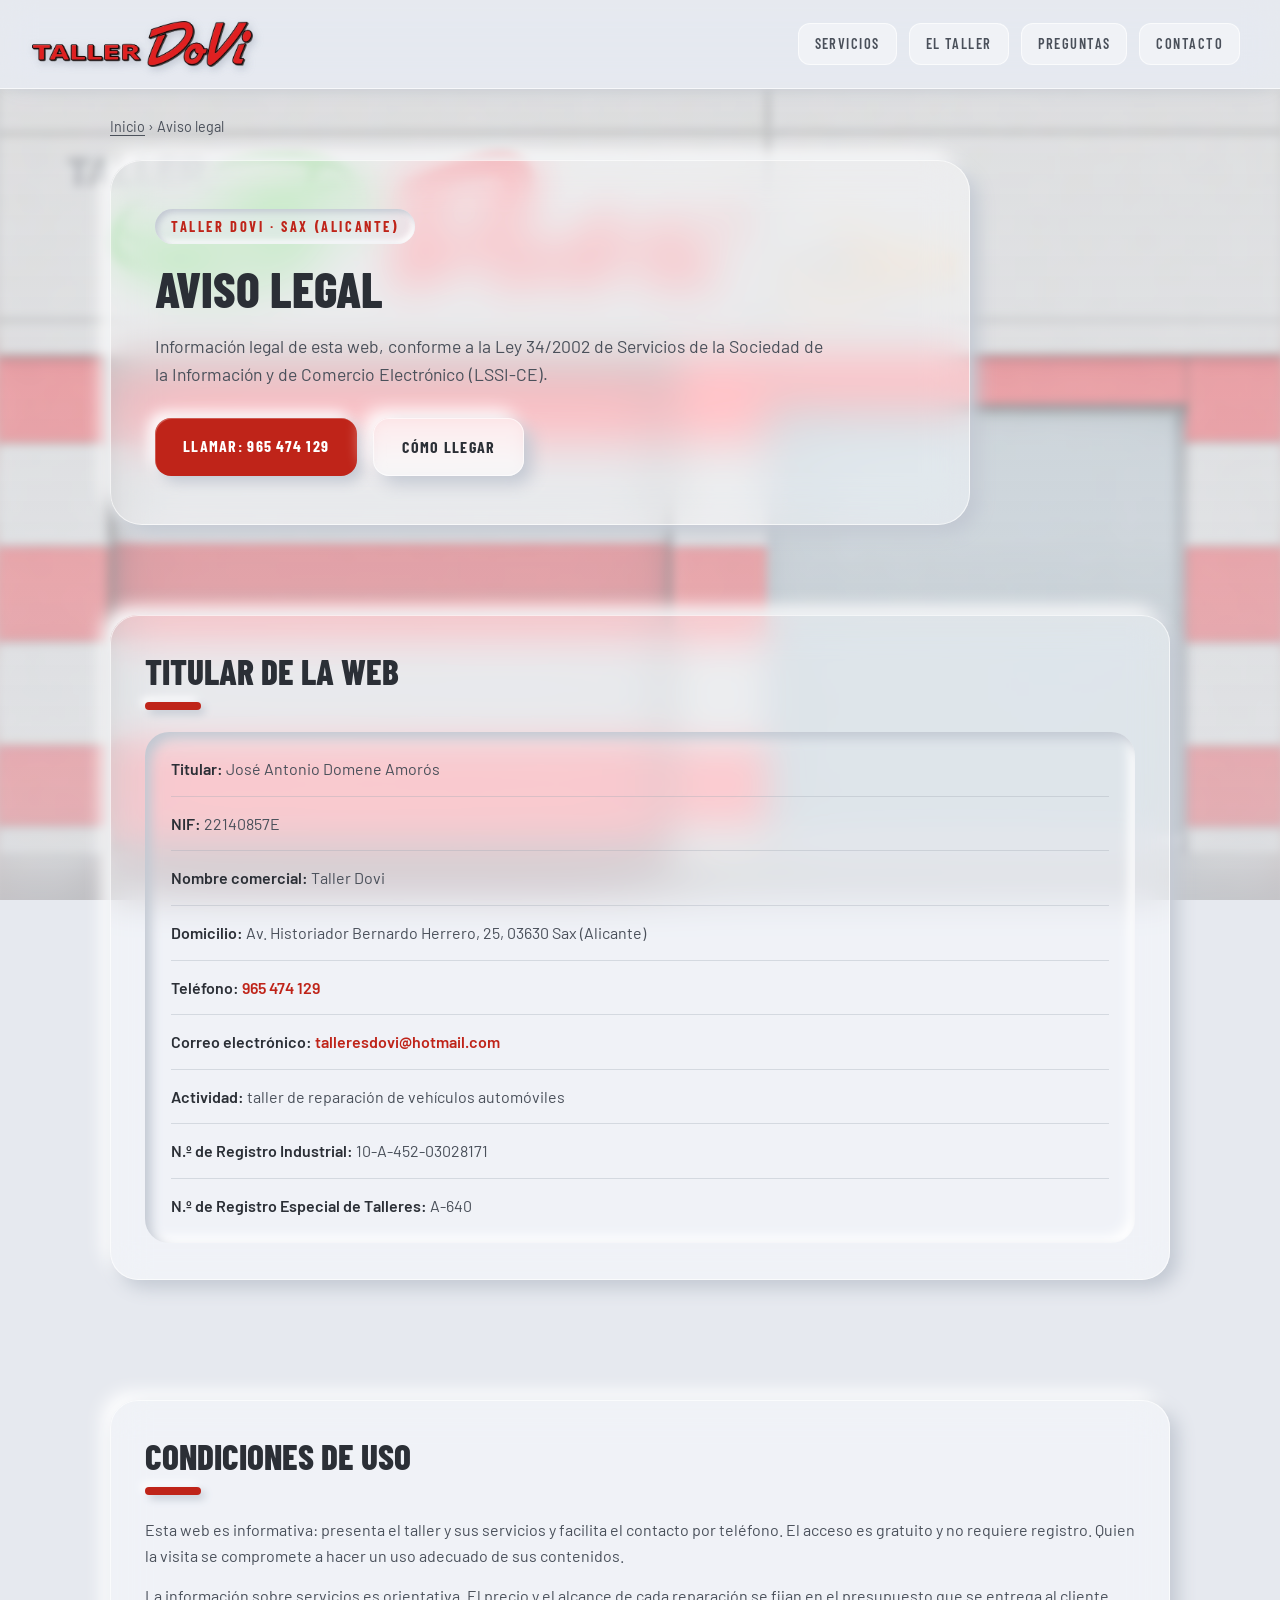
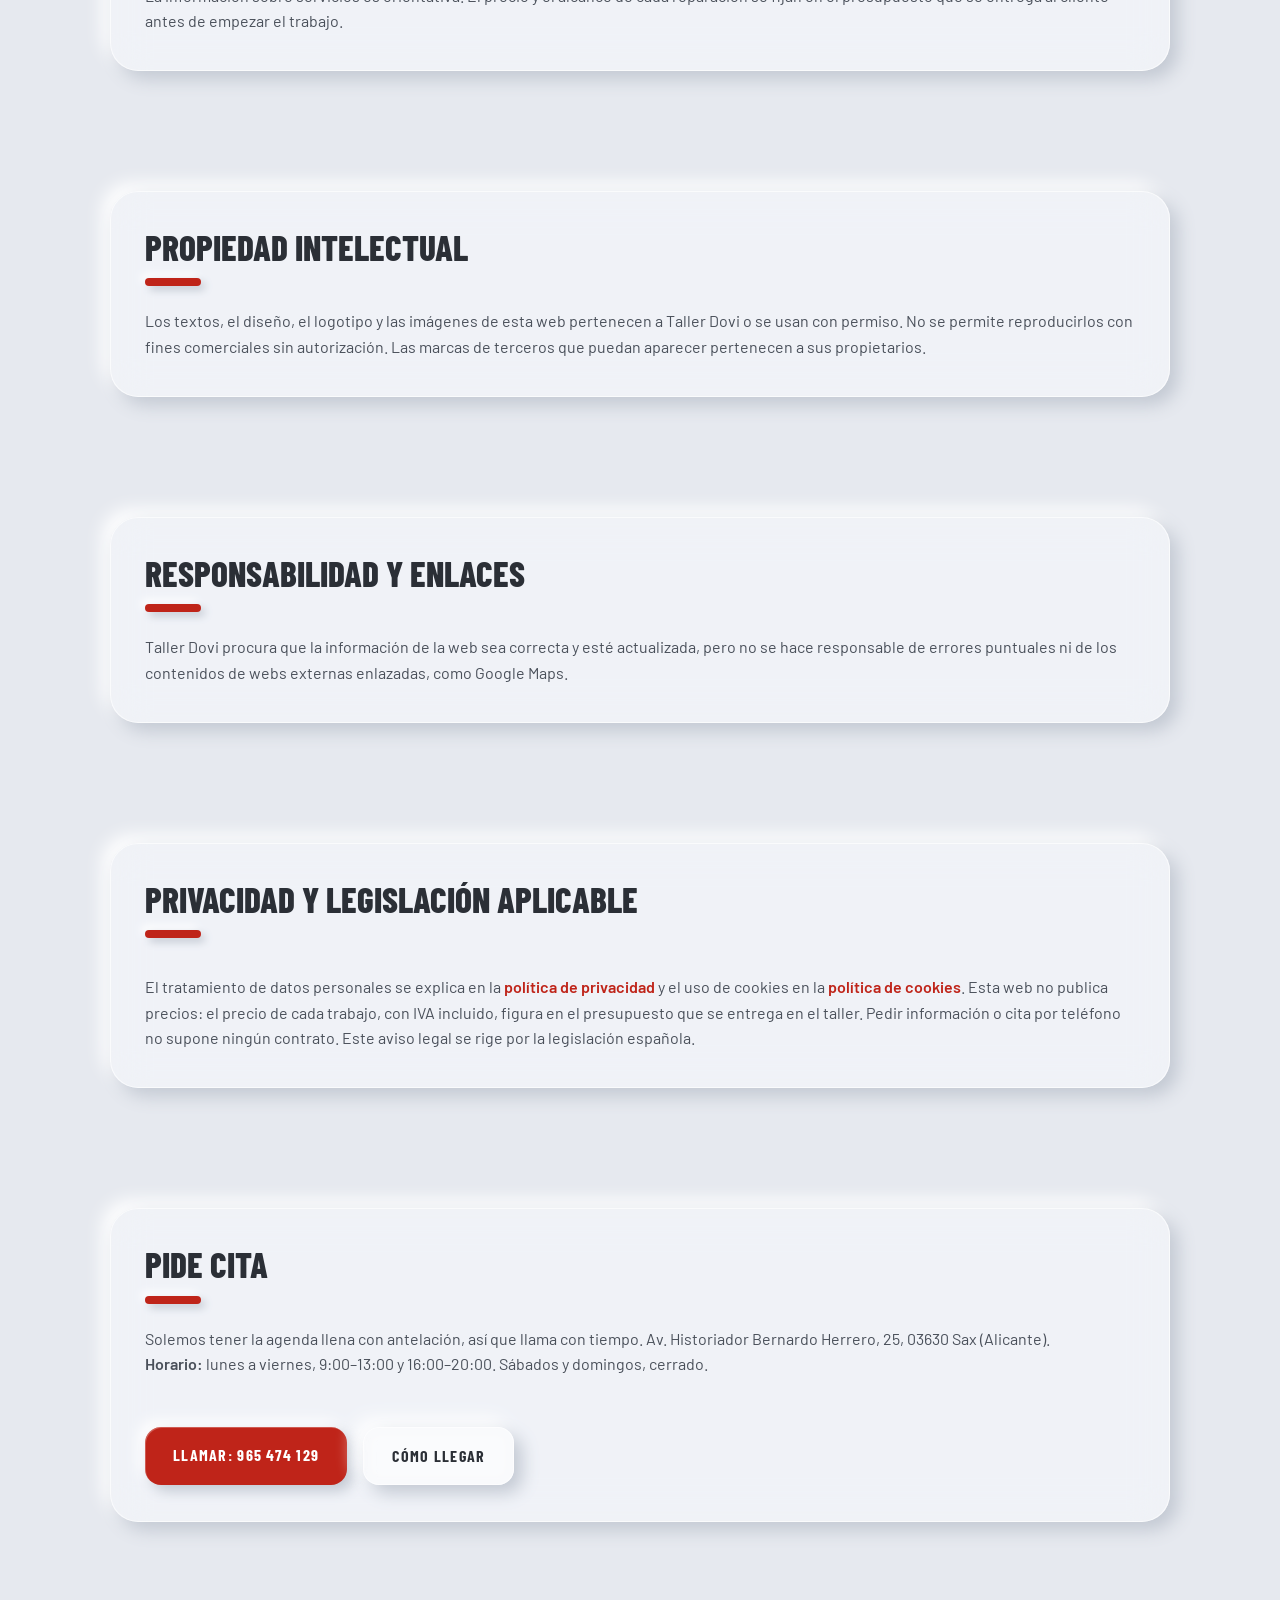
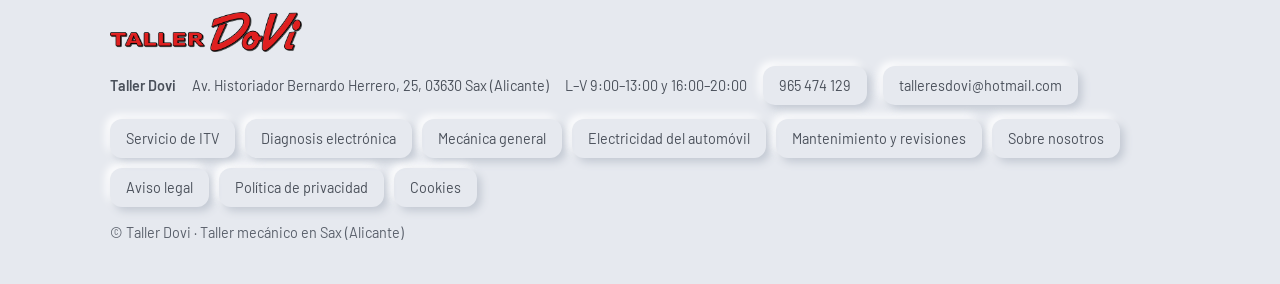
<file: aviso-legal.html>
<!DOCTYPE html>
<html lang="es">
<head>
<meta charset="UTF-8">
<meta name="viewport" content="width=device-width, initial-scale=1">
<meta http-equiv="Content-Security-Policy" content="default-src 'self'; script-src 'self'; style-src 'self' 'unsafe-inline'; img-src 'self' data:; font-src 'self'; connect-src 'self'; frame-src https://www.google.com https://maps.google.com; object-src 'none'; base-uri 'self'; form-action 'none'; upgrade-insecure-requests">
<meta name="referrer" content="strict-origin-when-cross-origin">
<title>Aviso legal · Taller Dovi</title>
<meta name="description" content="Aviso legal de la web de Taller Dovi, taller mecánico en Sax (Alicante): datos del titular, registro de taller y condiciones de uso.">
<meta name="robots" content="noindex, follow">
<link rel="canonical" href="https://tallerdovi.github.io/aviso-legal">
<meta name="theme-color" content="#e6e9ef">
<link rel="icon" href="/favicon.ico" sizes="48x48">
<link rel="icon" href="/img/icon-96.png" sizes="96x96" type="image/png">
<link rel="icon" href="/img/icon-192.png" sizes="192x192" type="image/png">
<link rel="apple-touch-icon" href="/img/apple-touch-icon.png">
<link rel="manifest" href="/site.webmanifest">
<meta property="og:locale" content="es_ES">
<meta property="og:site_name" content="Taller Dovi">
<meta property="og:type" content="website">
<meta property="og:url" content="https://tallerdovi.github.io/aviso-legal">
<meta property="og:title" content="Aviso legal · Taller Dovi">
<meta property="og:description" content="Aviso legal de la web de Taller Dovi, taller mecánico en Sax (Alicante): datos del titular, registro de taller y condiciones de uso.">
<meta property="og:image" content="https://tallerdovi.github.io/img/og-taller-dovi.jpg">
<meta name="twitter:card" content="summary_large_image">
<link rel="stylesheet" href="estilo.css">
<script type="application/ld+json">
{
 "@context": "https://schema.org",
 "@graph": [
  {
   "@type": "BreadcrumbList",
   "itemListElement": [
    {
     "@type": "ListItem",
     "position": 1,
     "name": "Inicio",
     "item": "https://tallerdovi.github.io/"
    },
    {
     "@type": "ListItem",
     "position": 2,
     "name": "Aviso legal",
     "item": "https://tallerdovi.github.io/aviso-legal"
    }
   ]
  },
  {
   "@type": "AutoRepair",
   "@id": "https://tallerdovi.github.io/#taller",
   "name": "Taller Dovi",
   "url": "https://tallerdovi.github.io/",
   "telephone": "+34965474129",
   "email": "talleresdovi@hotmail.com",
   "address": {
    "@type": "PostalAddress",
    "streetAddress": "Av. Historiador Bernardo Herrero, 25",
    "addressLocality": "Sax",
    "addressRegion": "Alicante",
    "postalCode": "03630",
    "addressCountry": "ES"
   },
   "geo": {
    "@type": "GeoCoordinates",
    "latitude": 38.5336349,
    "longitude": -0.8260925
   },
   "hasMap": "https://maps.google.com/?cid=12576177530364534641",
   "openingHoursSpecification": [
    {
     "@type": "OpeningHoursSpecification",
     "dayOfWeek": [
      "Monday",
      "Tuesday",
      "Wednesday",
      "Thursday",
      "Friday"
     ],
     "opens": "09:00",
     "closes": "13:00"
    },
    {
     "@type": "OpeningHoursSpecification",
     "dayOfWeek": [
      "Monday",
      "Tuesday",
      "Wednesday",
      "Thursday",
      "Friday"
     ],
     "opens": "16:00",
     "closes": "20:00"
    }
   ]
  }
 ]
}
</script>
</head>
<body>
<header>
  <div class="wrap">
    <a class="logo" href="/" aria-label="Taller Dovi, inicio">
      <picture><source srcset="img/logo-taller-dovi.webp" type="image/webp"><img src="img/logo-taller-dovi.png" alt="Logotipo de Taller Dovi" width="600" height="125"></picture>
    </a>
    <nav aria-label="Principal">
      <a href="/#servicios">Servicios</a>
      <a href="/sobre-nosotros">El taller</a>
      <a href="/#preguntas">Preguntas</a>
      <a href="#contacto">Contacto</a>
    </nav>
  </div>
</header>
<div class="bg-fachada" aria-hidden="true"></div>
<main>
<div class="wrap"><div class="crumbs" role="navigation" aria-label="Migas de pan"><a href="/">Inicio</a> › <span>Aviso legal</span></div></div>
<div class="page-hero">
  <div class="wrap">
    <div class="panel">
      <div class="kicker">Taller Dovi · Sax (Alicante)</div>
      <h1>Aviso legal</h1>
      <p>Información legal de esta web, conforme a la Ley 34/2002 de Servicios de la Sociedad de la Información y de Comercio Electrónico (LSSI-CE).</p>
      <div class="cta"><a class="btn" href="tel:+34965474129">Llamar: 965 474 129</a><a class="btn ghost" href="https://www.google.com/maps/dir/?api=1&amp;destination=Taller+Dovi,+Av.+Historiador+Bernardo+Herrero+25,+03630+Sax,+Alicante&amp;travelmode=driving" target="_blank" rel="noopener">Cómo llegar</a></div>
    </div>
  </div>
</div>
<section>
  <div class="wrap">
    <div class="box">
      <h2>Titular de la web</h2>
      <ul class="facts"><li><b>Titular:</b> José Antonio Domene Amorós</li><li><b>NIF:</b> 22140857&#69;</li><li><b>Nombre comercial:</b> Taller Dovi</li><li><b>Domicilio:</b> Av. Historiador Bernardo Herrero, 25, 03630 Sax (Alicante)</li><li><b>Teléfono:</b> <a href="tel:+34965474129">965 474 129</a></li><li><b>Correo electrónico:</b> <a href="mailto:talleresdovi@hotmail.com">talleresdovi@hotmail.com</a></li><li><b>Actividad:</b> taller de reparación de vehículos automóviles</li><li><b>N.º de Registro Industrial:</b> 10-A-452-03028171</li><li><b>N.º de Registro Especial de Talleres:</b> A-640</li></ul>
    </div>
  </div>
</section>
<section>
  <div class="wrap">
    <div class="box">
      <h2>Condiciones de uso</h2>
      <p>Esta web es informativa: presenta el taller y sus servicios y facilita el contacto por teléfono. El acceso es gratuito y no requiere registro. Quien la visita se compromete a hacer un uso adecuado de sus contenidos.</p><p>La información sobre servicios es orientativa. El precio y el alcance de cada reparación se fijan en el presupuesto que se entrega al cliente antes de empezar el trabajo.</p>
    </div>
  </div>
</section>
<section>
  <div class="wrap">
    <div class="box">
      <h2>Propiedad intelectual</h2>
      <p>Los textos, el diseño, el logotipo y las imágenes de esta web pertenecen a Taller Dovi o se usan con permiso. No se permite reproducirlos con fines comerciales sin autorización. Las marcas de terceros que puedan aparecer pertenecen a sus propietarios.</p>
    </div>
  </div>
</section>
<section>
  <div class="wrap">
    <div class="box">
      <h2>Responsabilidad y enlaces</h2>
      <p>Taller Dovi procura que la información de la web sea correcta y esté actualizada, pero no se hace responsable de errores puntuales ni de los contenidos de webs externas enlazadas, como Google Maps.</p>
    </div>
  </div>
</section>
<section>
  <div class="wrap">
    <div class="box">
      <h2>Privacidad y legislación aplicable</h2>
      <p>El tratamiento de datos personales se explica en la <a class="more" href="/privacidad">política de privacidad</a> y el uso de cookies en la <a class="more" href="/cookies">política de cookies</a>. Esta web no publica precios: el precio de cada trabajo, con IVA incluido, figura en el presupuesto que se entrega en el taller. Pedir información o cita por teléfono no supone ningún contrato. Este aviso legal se rige por la legislación española.</p>
    </div>
  </div>
</section>


<section id="contacto">
  <div class="wrap">
    <div class="box cta-band">
      <div>
        <h2>Pide cita</h2>
        <p>Solemos tener la agenda llena con antelación, así que llama con tiempo. Av. Historiador Bernardo Herrero, 25, 03630 Sax (Alicante).</p>
        <p><b>Horario:</b> lunes a viernes, 9:00–13:00 y 16:00–20:00. Sábados y domingos, cerrado.</p>
      </div>
      <div class="cta"><a class="btn" href="tel:+34965474129">Llamar: 965 474 129</a><a class="btn ghost" href="https://www.google.com/maps/dir/?api=1&amp;destination=Taller+Dovi,+Av.+Historiador+Bernardo+Herrero+25,+03630+Sax,+Alicante&amp;travelmode=driving" target="_blank" rel="noopener">Cómo llegar</a></div>
    </div>
  </div>
</section>
</main>
<footer>
  <div class="wrap">
    <img src="img/logo-taller-dovi.png" alt="Taller Dovi" width="600" height="125" loading="lazy">
    <span class="foot-nap"><b>Taller Dovi</b><span>Av. Historiador Bernardo Herrero, 25, 03630 Sax (Alicante)</span><span>L–V 9:00–13:00 y 16:00–20:00</span><a href="tel:+34965474129">965 474 129</a><a href="mailto:talleresdovi@hotmail.com">talleresdovi@hotmail.com</a></span>
    <div class="foot-nav" role="navigation" aria-label="Servicios"><a href="/itv-sax">Servicio de ITV</a><a href="/diagnosis-coche-sax">Diagnosis electrónica</a><a href="/mecanica-sax">Mecánica general</a><a href="/electricidad-coche-sax">Electricidad del automóvil</a><a href="/mantenimiento-coche-sax">Mantenimiento y revisiones</a><a href="/sobre-nosotros">Sobre nosotros</a><a href="/aviso-legal">Aviso legal</a><a href="/privacidad">Política de privacidad</a><a href="/cookies">Cookies</a></div>
    <span>© Taller Dovi · Taller mecánico en Sax (Alicante)</span>
  </div>
</footer>
<a class="float-call" href="tel:+34965474129">Llamar al taller · 965 474 129</a>
</body>
</html>
</file>
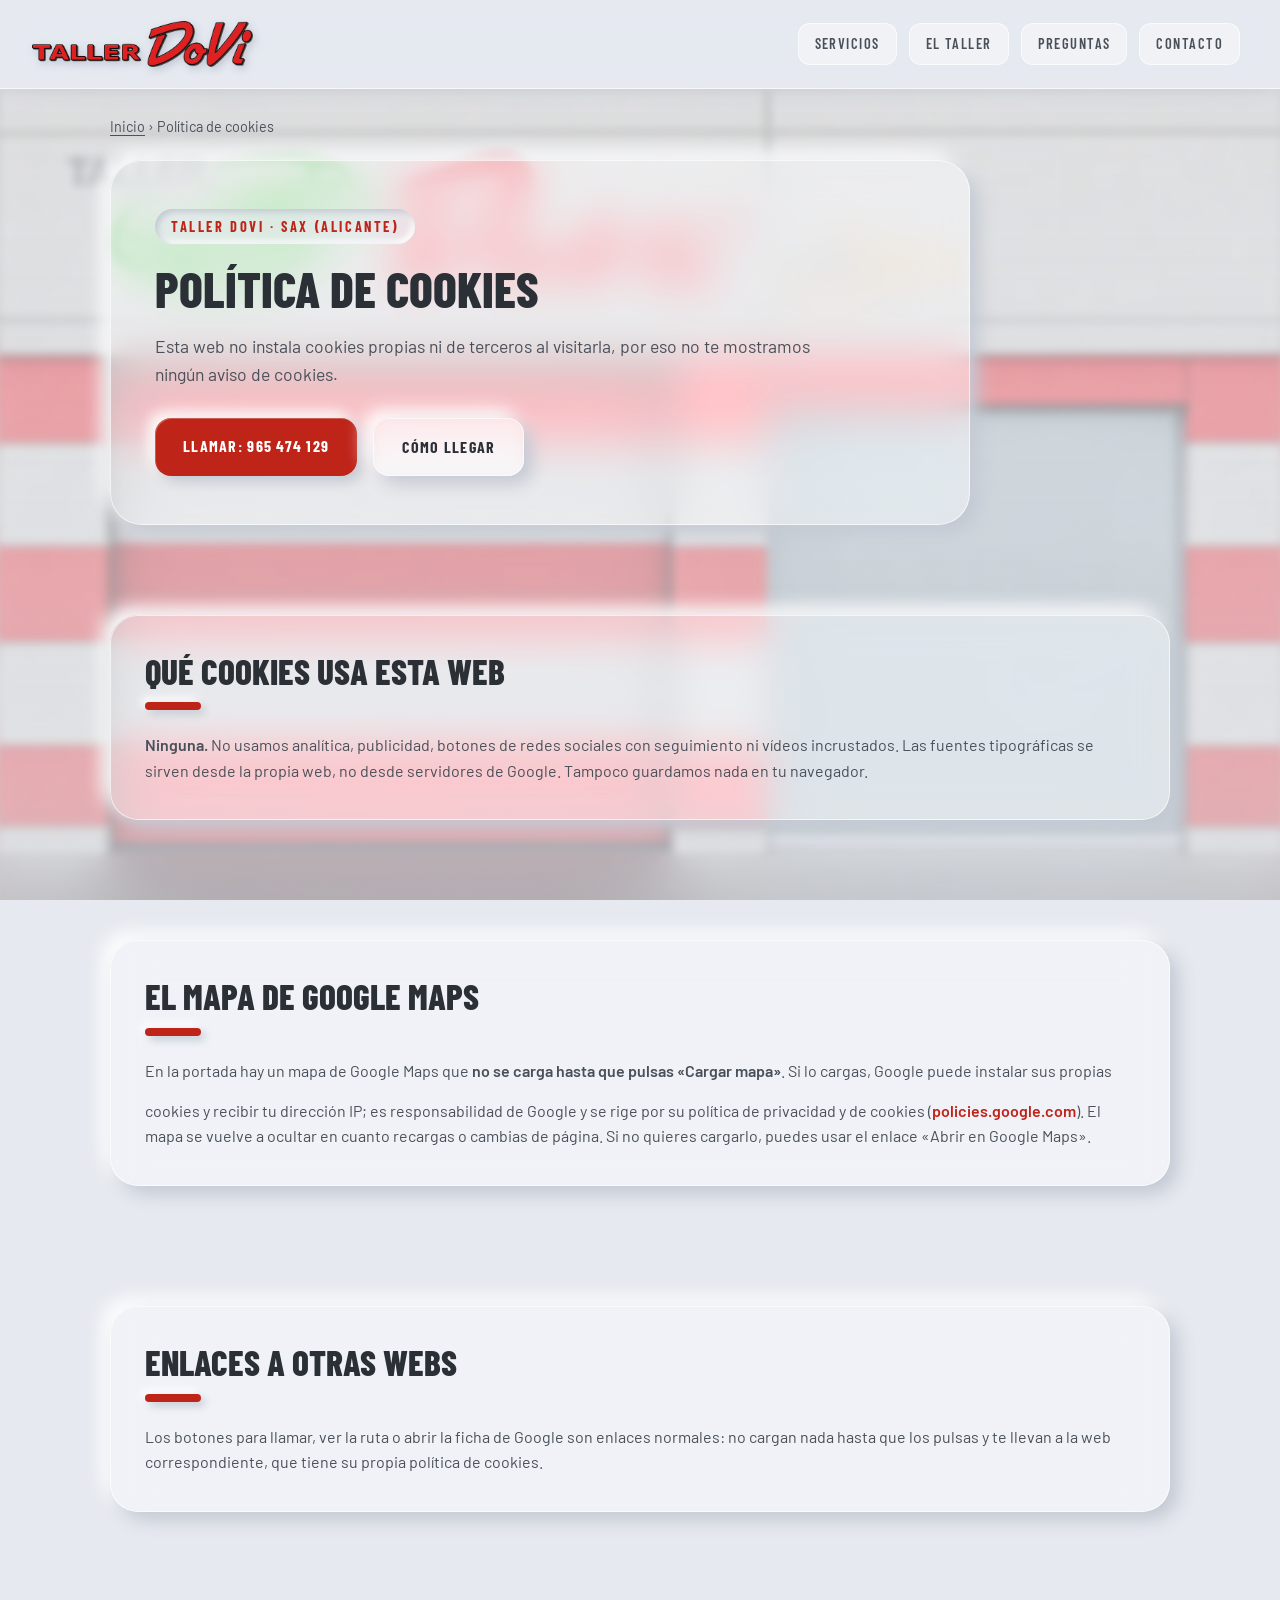
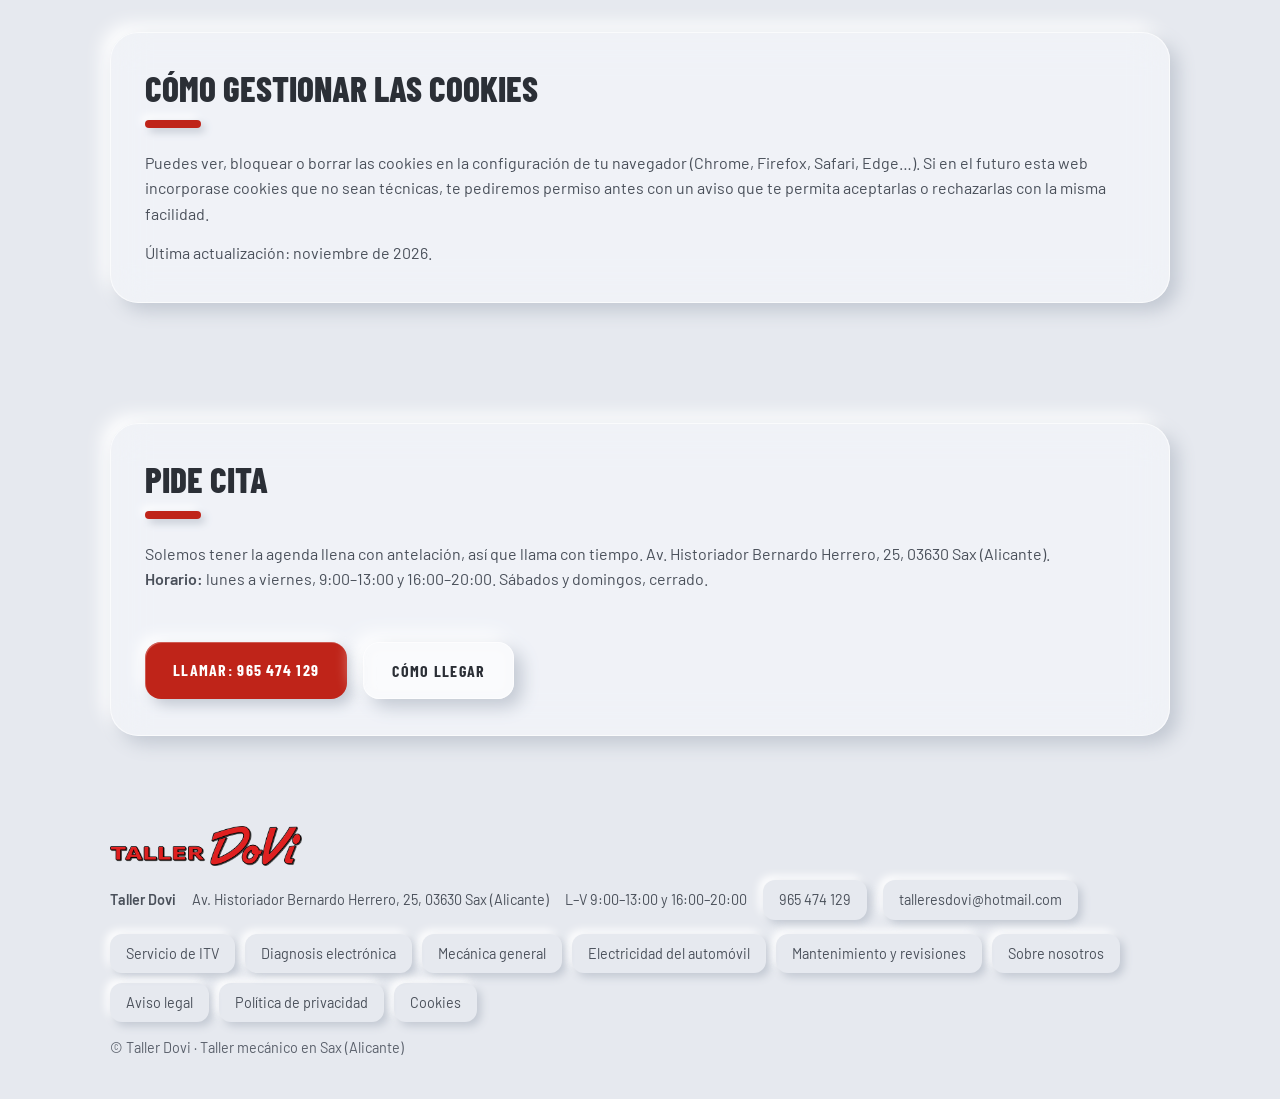
<file: cookies.html>
<!DOCTYPE html>
<html lang="es">
<head>
<meta charset="UTF-8">
<meta name="viewport" content="width=device-width, initial-scale=1">
<meta http-equiv="Content-Security-Policy" content="default-src 'self'; script-src 'self'; style-src 'self' 'unsafe-inline'; img-src 'self' data:; font-src 'self'; connect-src 'self'; frame-src https://www.google.com https://maps.google.com; object-src 'none'; base-uri 'self'; form-action 'none'; upgrade-insecure-requests">
<meta name="referrer" content="strict-origin-when-cross-origin">
<title>Política de cookies · Taller Dovi</title>
<meta name="description" content="Política de cookies de la web de Taller Dovi: la web no usa cookies propias ni de terceros; el mapa de Google solo se carga si lo pides.">
<meta name="robots" content="noindex, follow">
<link rel="canonical" href="https://tallerdovi.github.io/cookies">
<meta name="theme-color" content="#e6e9ef">
<link rel="icon" href="/favicon.ico" sizes="48x48">
<link rel="icon" href="/img/icon-96.png" sizes="96x96" type="image/png">
<link rel="icon" href="/img/icon-192.png" sizes="192x192" type="image/png">
<link rel="apple-touch-icon" href="/img/apple-touch-icon.png">
<link rel="manifest" href="/site.webmanifest">
<meta property="og:locale" content="es_ES">
<meta property="og:site_name" content="Taller Dovi">
<meta property="og:type" content="website">
<meta property="og:url" content="https://tallerdovi.github.io/cookies">
<meta property="og:title" content="Política de cookies · Taller Dovi">
<meta property="og:description" content="Política de cookies de la web de Taller Dovi: la web no usa cookies propias ni de terceros; el mapa de Google solo se carga si lo pides.">
<meta property="og:image" content="https://tallerdovi.github.io/img/og-taller-dovi.jpg">
<meta name="twitter:card" content="summary_large_image">
<link rel="stylesheet" href="estilo.css">
<script type="application/ld+json">
{
 "@context": "https://schema.org",
 "@graph": [
  {
   "@type": "BreadcrumbList",
   "itemListElement": [
    {
     "@type": "ListItem",
     "position": 1,
     "name": "Inicio",
     "item": "https://tallerdovi.github.io/"
    },
    {
     "@type": "ListItem",
     "position": 2,
     "name": "Política de cookies",
     "item": "https://tallerdovi.github.io/cookies"
    }
   ]
  },
  {
   "@type": "AutoRepair",
   "@id": "https://tallerdovi.github.io/#taller",
   "name": "Taller Dovi",
   "url": "https://tallerdovi.github.io/",
   "telephone": "+34965474129",
   "email": "talleresdovi@hotmail.com",
   "address": {
    "@type": "PostalAddress",
    "streetAddress": "Av. Historiador Bernardo Herrero, 25",
    "addressLocality": "Sax",
    "addressRegion": "Alicante",
    "postalCode": "03630",
    "addressCountry": "ES"
   },
   "geo": {
    "@type": "GeoCoordinates",
    "latitude": 38.5336349,
    "longitude": -0.8260925
   },
   "hasMap": "https://maps.google.com/?cid=12576177530364534641",
   "openingHoursSpecification": [
    {
     "@type": "OpeningHoursSpecification",
     "dayOfWeek": [
      "Monday",
      "Tuesday",
      "Wednesday",
      "Thursday",
      "Friday"
     ],
     "opens": "09:00",
     "closes": "13:00"
    },
    {
     "@type": "OpeningHoursSpecification",
     "dayOfWeek": [
      "Monday",
      "Tuesday",
      "Wednesday",
      "Thursday",
      "Friday"
     ],
     "opens": "16:00",
     "closes": "20:00"
    }
   ]
  }
 ]
}
</script>
</head>
<body>
<header>
  <div class="wrap">
    <a class="logo" href="/" aria-label="Taller Dovi, inicio">
      <picture><source srcset="img/logo-taller-dovi.webp" type="image/webp"><img src="img/logo-taller-dovi.png" alt="Logotipo de Taller Dovi" width="600" height="125"></picture>
    </a>
    <nav aria-label="Principal">
      <a href="/#servicios">Servicios</a>
      <a href="/sobre-nosotros">El taller</a>
      <a href="/#preguntas">Preguntas</a>
      <a href="#contacto">Contacto</a>
    </nav>
  </div>
</header>
<div class="bg-fachada" aria-hidden="true"></div>
<main>
<div class="wrap"><div class="crumbs" role="navigation" aria-label="Migas de pan"><a href="/">Inicio</a> › <span>Política de cookies</span></div></div>
<div class="page-hero">
  <div class="wrap">
    <div class="panel">
      <div class="kicker">Taller Dovi · Sax (Alicante)</div>
      <h1>Política de cookies</h1>
      <p>Esta web no instala cookies propias ni de terceros al visitarla, por eso no te mostramos ningún aviso de cookies.</p>
      <div class="cta"><a class="btn" href="tel:+34965474129">Llamar: 965 474 129</a><a class="btn ghost" href="https://www.google.com/maps/dir/?api=1&amp;destination=Taller+Dovi,+Av.+Historiador+Bernardo+Herrero+25,+03630+Sax,+Alicante&amp;travelmode=driving" target="_blank" rel="noopener">Cómo llegar</a></div>
    </div>
  </div>
</div>
<section>
  <div class="wrap">
    <div class="box">
      <h2>Qué cookies usa esta web</h2>
      <p><b>Ninguna.</b> No usamos analítica, publicidad, botones de redes sociales con seguimiento ni vídeos incrustados. Las fuentes tipográficas se sirven desde la propia web, no desde servidores de Google. Tampoco guardamos nada en tu navegador.</p>
    </div>
  </div>
</section>
<section>
  <div class="wrap">
    <div class="box">
      <h2>El mapa de Google Maps</h2>
      <p>En la portada hay un mapa de Google Maps que <b>no se carga hasta que pulsas «Cargar mapa»</b>. Si lo cargas, Google puede instalar sus propias cookies y recibir tu dirección IP; es responsabilidad de Google y se rige por su política de privacidad y de cookies (<a class="more" href="https://policies.google.com/technologies/cookies?hl=es" target="_blank" rel="noopener">policies.google.com</a>). El mapa se vuelve a ocultar en cuanto recargas o cambias de página. Si no quieres cargarlo, puedes usar el enlace «Abrir en Google Maps».</p>
    </div>
  </div>
</section>
<section>
  <div class="wrap">
    <div class="box">
      <h2>Enlaces a otras webs</h2>
      <p>Los botones para llamar, ver la ruta o abrir la ficha de Google son enlaces normales: no cargan nada hasta que los pulsas y te llevan a la web correspondiente, que tiene su propia política de cookies.</p>
    </div>
  </div>
</section>
<section>
  <div class="wrap">
    <div class="box">
      <h2>Cómo gestionar las cookies</h2>
      <p>Puedes ver, bloquear o borrar las cookies en la configuración de tu navegador (Chrome, Firefox, Safari, Edge…). Si en el futuro esta web incorporase cookies que no sean técnicas, te pediremos permiso antes con un aviso que te permita aceptarlas o rechazarlas con la misma facilidad.</p><p>Última actualización: noviembre de 2026.</p>
    </div>
  </div>
</section>


<section id="contacto">
  <div class="wrap">
    <div class="box cta-band">
      <div>
        <h2>Pide cita</h2>
        <p>Solemos tener la agenda llena con antelación, así que llama con tiempo. Av. Historiador Bernardo Herrero, 25, 03630 Sax (Alicante).</p>
        <p><b>Horario:</b> lunes a viernes, 9:00–13:00 y 16:00–20:00. Sábados y domingos, cerrado.</p>
      </div>
      <div class="cta"><a class="btn" href="tel:+34965474129">Llamar: 965 474 129</a><a class="btn ghost" href="https://www.google.com/maps/dir/?api=1&amp;destination=Taller+Dovi,+Av.+Historiador+Bernardo+Herrero+25,+03630+Sax,+Alicante&amp;travelmode=driving" target="_blank" rel="noopener">Cómo llegar</a></div>
    </div>
  </div>
</section>
</main>
<footer>
  <div class="wrap">
    <img src="img/logo-taller-dovi.png" alt="Taller Dovi" width="600" height="125" loading="lazy">
    <span class="foot-nap"><b>Taller Dovi</b><span>Av. Historiador Bernardo Herrero, 25, 03630 Sax (Alicante)</span><span>L–V 9:00–13:00 y 16:00–20:00</span><a href="tel:+34965474129">965 474 129</a><a href="mailto:talleresdovi@hotmail.com">talleresdovi@hotmail.com</a></span>
    <div class="foot-nav" role="navigation" aria-label="Servicios"><a href="/itv-sax">Servicio de ITV</a><a href="/diagnosis-coche-sax">Diagnosis electrónica</a><a href="/mecanica-sax">Mecánica general</a><a href="/electricidad-coche-sax">Electricidad del automóvil</a><a href="/mantenimiento-coche-sax">Mantenimiento y revisiones</a><a href="/sobre-nosotros">Sobre nosotros</a><a href="/aviso-legal">Aviso legal</a><a href="/privacidad">Política de privacidad</a><a href="/cookies">Cookies</a></div>
    <span>© Taller Dovi · Taller mecánico en Sax (Alicante)</span>
  </div>
</footer>
<a class="float-call" href="tel:+34965474129">Llamar al taller · 965 474 129</a>
</body>
</html>
</file>
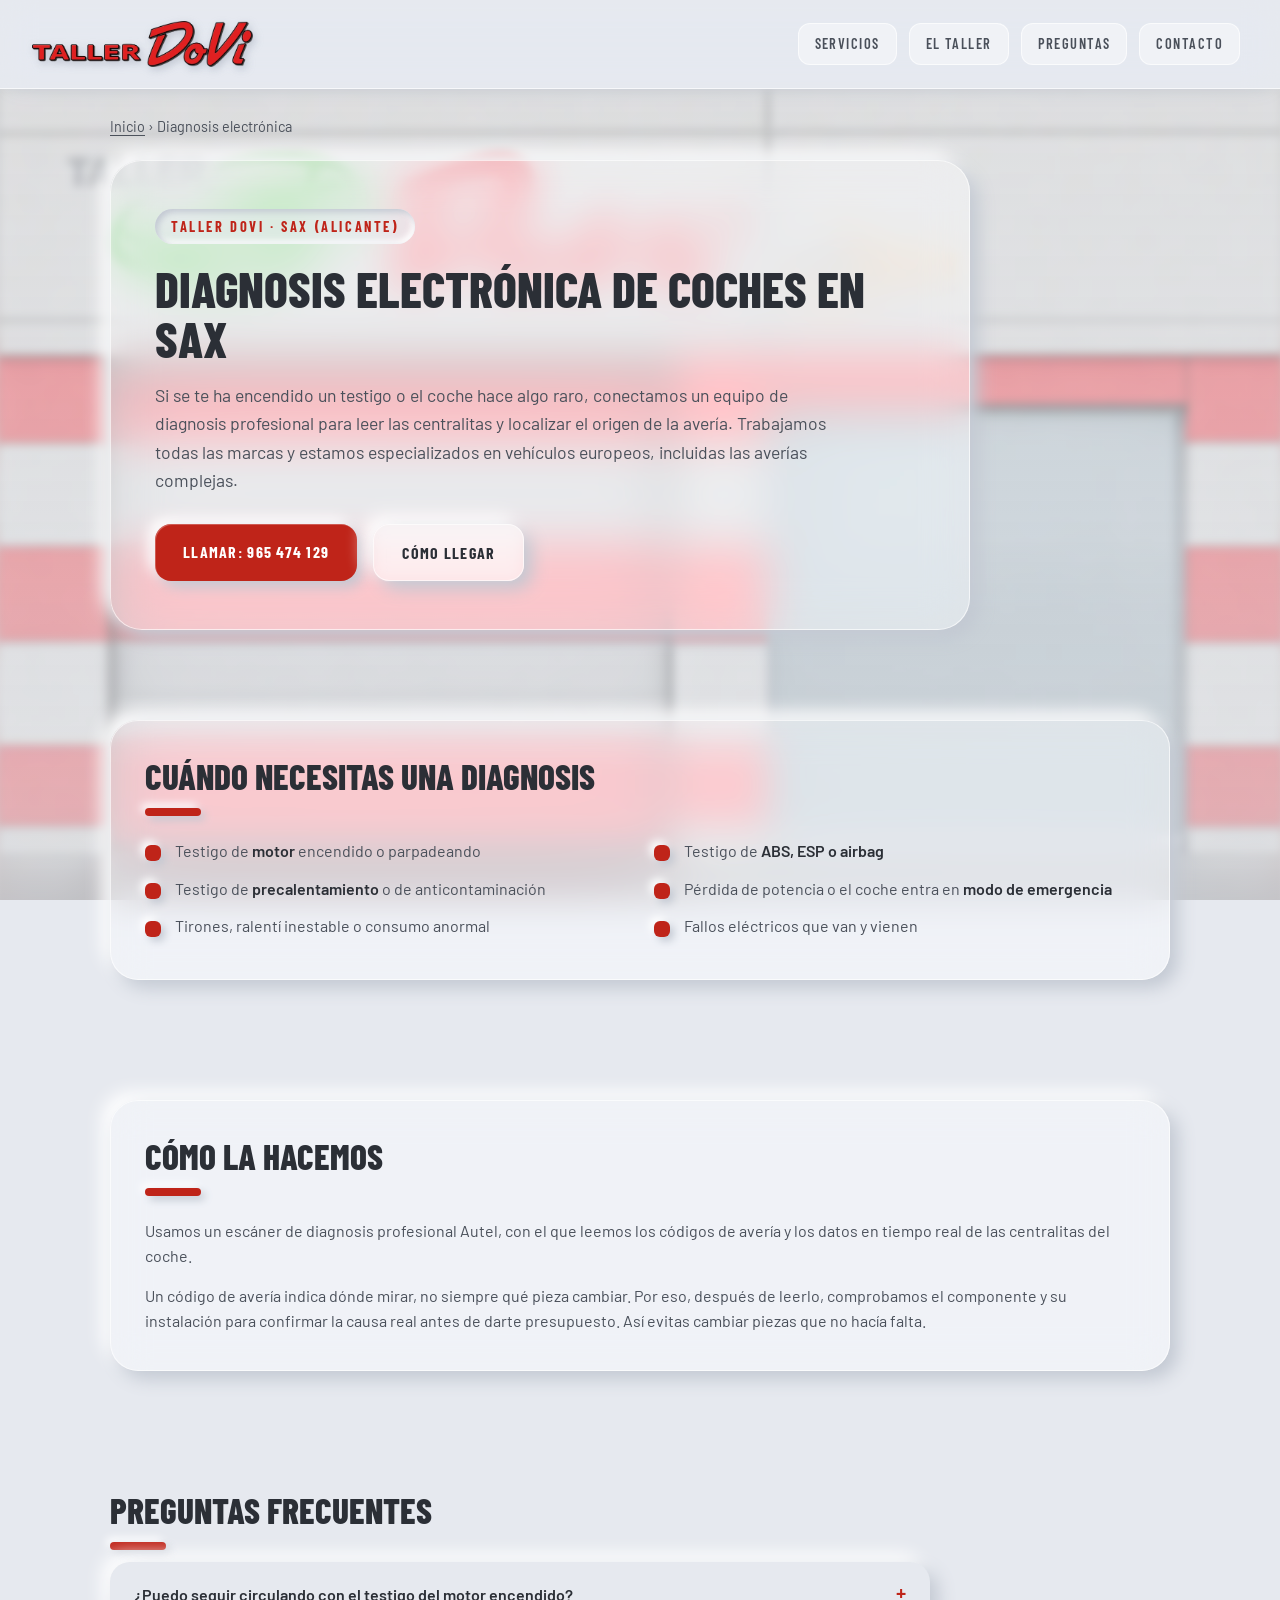
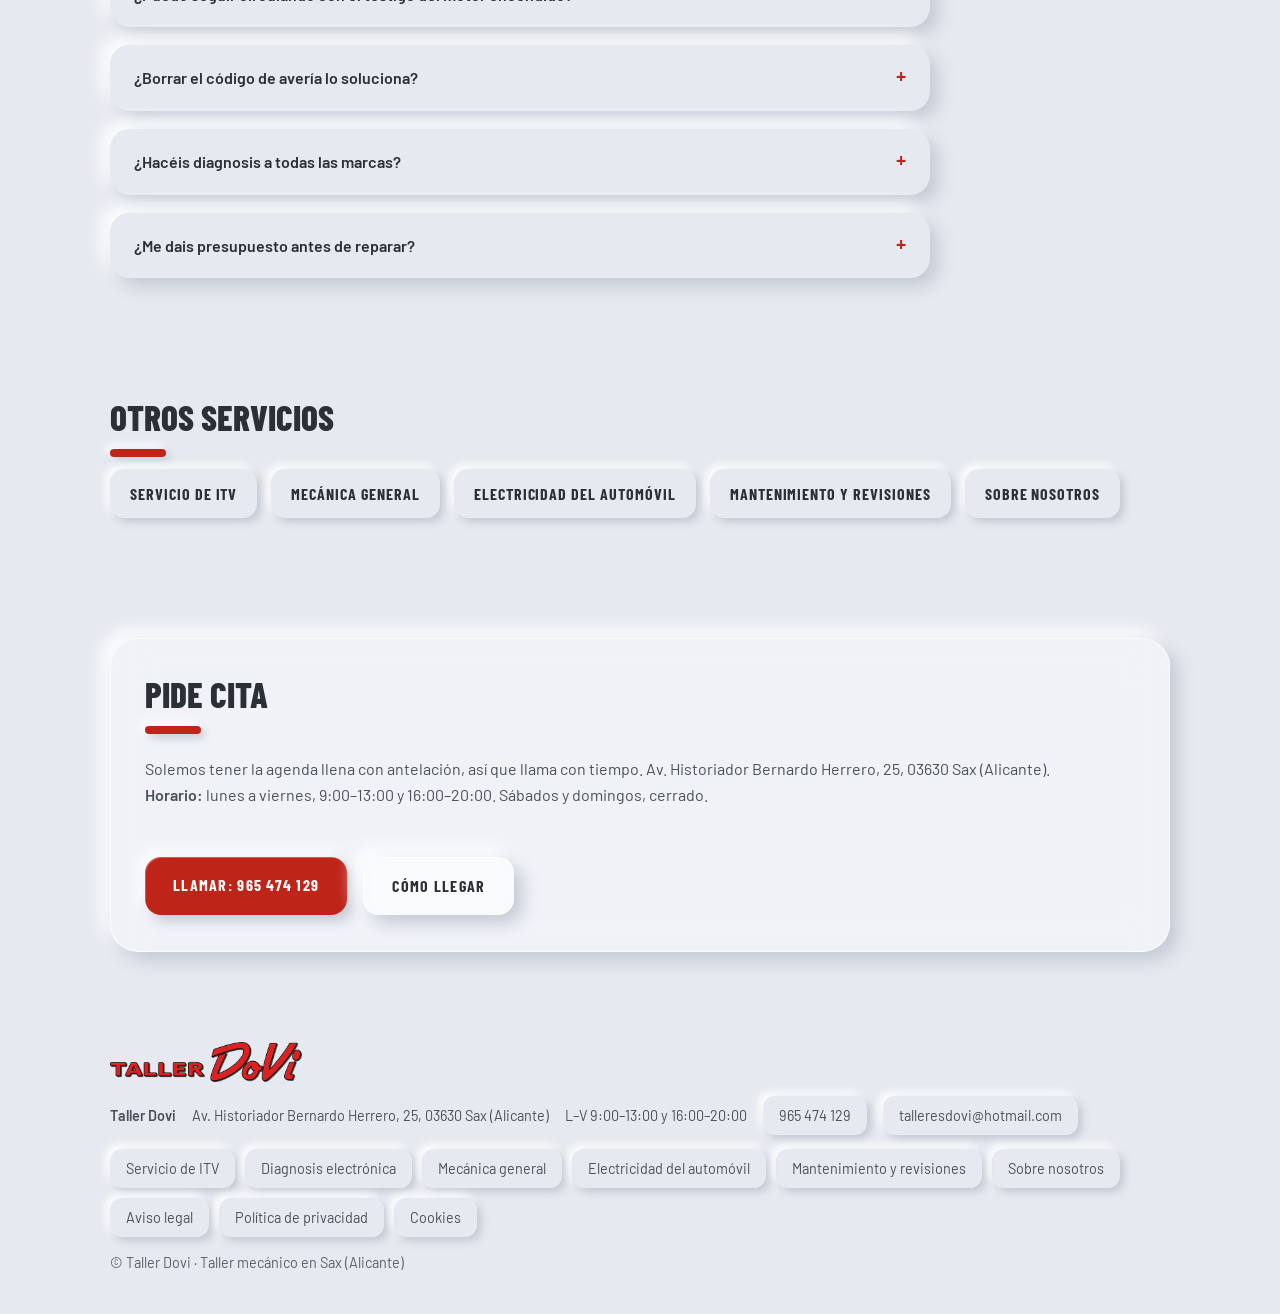
<file: diagnosis-coche-sax.html>
<!DOCTYPE html>
<html lang="es">
<head>
<meta charset="UTF-8">
<meta name="viewport" content="width=device-width, initial-scale=1">
<meta http-equiv="Content-Security-Policy" content="default-src 'self'; script-src 'self'; style-src 'self' 'unsafe-inline'; img-src 'self' data:; font-src 'self'; connect-src 'self'; frame-src https://www.google.com https://maps.google.com; object-src 'none'; base-uri 'self'; form-action 'none'; upgrade-insecure-requests">
<meta name="referrer" content="strict-origin-when-cross-origin">
<title>Diagnosis electrónica de coches en Sax · Taller Dovi</title>
<meta name="description" content="¿Testigo encendido o avería que nadie encuentra? Diagnosis electrónica multimarca con equipo profesional en Sax (Alicante). Taller Dovi: 965 474 129.">
<meta name="robots" content="index, follow, max-image-preview:large">
<link rel="canonical" href="https://tallerdovi.github.io/diagnosis-coche-sax">
<meta name="theme-color" content="#e6e9ef">
<link rel="icon" href="/favicon.ico" sizes="48x48">
<link rel="icon" href="/img/icon-96.png" sizes="96x96" type="image/png">
<link rel="icon" href="/img/icon-192.png" sizes="192x192" type="image/png">
<link rel="apple-touch-icon" href="/img/apple-touch-icon.png">
<link rel="manifest" href="/site.webmanifest">
<meta property="og:locale" content="es_ES">
<meta property="og:site_name" content="Taller Dovi">
<meta property="og:type" content="website">
<meta property="og:url" content="https://tallerdovi.github.io/diagnosis-coche-sax">
<meta property="og:title" content="Diagnosis electrónica de coches en Sax · Taller Dovi">
<meta property="og:description" content="¿Testigo encendido o avería que nadie encuentra? Diagnosis electrónica multimarca con equipo profesional en Sax (Alicante). Taller Dovi: 965 474 129.">
<meta property="og:image" content="https://tallerdovi.github.io/img/og-taller-dovi.jpg">
<meta name="twitter:card" content="summary_large_image">
<link rel="stylesheet" href="estilo.css">
<script type="application/ld+json">
{
 "@context": "https://schema.org",
 "@graph": [
  {
   "@type": "BreadcrumbList",
   "itemListElement": [
    {
     "@type": "ListItem",
     "position": 1,
     "name": "Inicio",
     "item": "https://tallerdovi.github.io/"
    },
    {
     "@type": "ListItem",
     "position": 2,
     "name": "Diagnosis electrónica",
     "item": "https://tallerdovi.github.io/diagnosis-coche-sax"
    }
   ]
  },
  {
   "@type": "Service",
   "name": "Diagnosis electrónica multimarca",
   "serviceType": "Diagnosis electrónica multimarca",
   "url": "https://tallerdovi.github.io/diagnosis-coche-sax",
   "provider": {
    "@id": "https://tallerdovi.github.io/#taller"
   },
   "areaServed": [
    {
     "@type": "City",
     "name": "Sax"
    },
    {
     "@type": "City",
     "name": "Villena"
    },
    {
     "@type": "City",
     "name": "Elda"
    },
    {
     "@type": "City",
     "name": "Petrer"
    },
    {
     "@type": "City",
     "name": "Salinas"
    }
   ]
  },
  {
   "@type": "FAQPage",
   "mainEntity": [
    {
     "@type": "Question",
     "name": "¿Puedo seguir circulando con el testigo del motor encendido?",
     "acceptedAnswer": {
      "@type": "Answer",
      "text": "Si el testigo está fijo y el coche va normal, puedes traerlo con calma, pero no lo dejes pasar. Si parpadea, pierde potencia o notas algo raro, conviene parar y no forzarlo, porque la avería puede ir a más."
     }
    },
    {
     "@type": "Question",
     "name": "¿Borrar el código de avería lo soluciona?",
     "acceptedAnswer": {
      "@type": "Answer",
      "text": "No. Borrarlo solo apaga el testigo un tiempo; si la causa sigue ahí, vuelve a aparecer. Hay que encontrar y reparar el origen."
     }
    },
    {
     "@type": "Question",
     "name": "¿Hacéis diagnosis a todas las marcas?",
     "acceptedAnswer": {
      "@type": "Answer",
      "text": "Sí. Somos un taller multimarca y estamos especializados en diagnosis de vehículos europeos."
     }
    },
    {
     "@type": "Question",
     "name": "¿Me dais presupuesto antes de reparar?",
     "acceptedAnswer": {
      "@type": "Answer",
      "text": "Sí. Primero te explicamos qué tiene el coche y cuánto cuesta arreglarlo, y decides tú."
     }
    }
   ]
  },
  {
   "@type": "AutoRepair",
   "@id": "https://tallerdovi.github.io/#taller",
   "name": "Taller Dovi",
   "url": "https://tallerdovi.github.io/",
   "telephone": "+34965474129",
   "email": "talleresdovi@hotmail.com",
   "address": {
    "@type": "PostalAddress",
    "streetAddress": "Av. Historiador Bernardo Herrero, 25",
    "addressLocality": "Sax",
    "addressRegion": "Alicante",
    "postalCode": "03630",
    "addressCountry": "ES"
   },
   "geo": {
    "@type": "GeoCoordinates",
    "latitude": 38.5336349,
    "longitude": -0.8260925
   },
   "hasMap": "https://maps.google.com/?cid=12576177530364534641",
   "openingHoursSpecification": [
    {
     "@type": "OpeningHoursSpecification",
     "dayOfWeek": [
      "Monday",
      "Tuesday",
      "Wednesday",
      "Thursday",
      "Friday"
     ],
     "opens": "09:00",
     "closes": "13:00"
    },
    {
     "@type": "OpeningHoursSpecification",
     "dayOfWeek": [
      "Monday",
      "Tuesday",
      "Wednesday",
      "Thursday",
      "Friday"
     ],
     "opens": "16:00",
     "closes": "20:00"
    }
   ]
  }
 ]
}
</script>
</head>
<body>
<header>
  <div class="wrap">
    <a class="logo" href="/" aria-label="Taller Dovi, inicio">
      <picture><source srcset="img/logo-taller-dovi.webp" type="image/webp"><img src="img/logo-taller-dovi.png" alt="Logotipo de Taller Dovi" width="600" height="125"></picture>
    </a>
    <nav aria-label="Principal">
      <a href="/#servicios">Servicios</a>
      <a href="/sobre-nosotros">El taller</a>
      <a href="/#preguntas">Preguntas</a>
      <a href="#contacto">Contacto</a>
    </nav>
  </div>
</header>
<div class="bg-fachada" aria-hidden="true"></div>
<main>
<div class="wrap"><div class="crumbs" role="navigation" aria-label="Migas de pan"><a href="/">Inicio</a> › <span>Diagnosis electrónica</span></div></div>
<div class="page-hero">
  <div class="wrap">
    <div class="panel">
      <div class="kicker">Taller Dovi · Sax (Alicante)</div>
      <h1>Diagnosis electrónica de coches en Sax</h1>
      <p>Si se te ha encendido un testigo o el coche hace algo raro, conectamos un equipo de diagnosis profesional para leer las centralitas y localizar el origen de la avería. Trabajamos todas las marcas y estamos especializados en vehículos europeos, incluidas las averías complejas.</p>
      <div class="cta"><a class="btn" href="tel:+34965474129">Llamar: 965 474 129</a><a class="btn ghost" href="https://www.google.com/maps/dir/?api=1&amp;destination=Taller+Dovi,+Av.+Historiador+Bernardo+Herrero+25,+03630+Sax,+Alicante&amp;travelmode=driving" target="_blank" rel="noopener">Cómo llegar</a></div>
    </div>
  </div>
</div>
<section>
  <div class="wrap">
    <div class="box">
      <h2>Cuándo necesitas una diagnosis</h2>
      <ul class="checks"><li>Testigo de <b>motor</b> encendido o parpadeando</li><li>Testigo de <b>ABS, ESP o airbag</b></li><li>Testigo de <b>precalentamiento</b> o de anticontaminación</li><li>Pérdida de potencia o el coche entra en <b>modo de emergencia</b></li><li>Tirones, ralentí inestable o consumo anormal</li><li>Fallos eléctricos que van y vienen</li></ul>
    </div>
  </div>
</section>
<section>
  <div class="wrap">
    <div class="box">
      <h2>Cómo la hacemos</h2>
      <p>Usamos un escáner de diagnosis profesional Autel, con el que leemos los códigos de avería y los datos en tiempo real de las centralitas del coche.</p><p>Un código de avería indica dónde mirar, no siempre qué pieza cambiar. Por eso, después de leerlo, comprobamos el componente y su instalación para confirmar la causa real antes de darte presupuesto. Así evitas cambiar piezas que no hacía falta.</p>
    </div>
  </div>
</section>
<section id="preguntas">
  <div class="wrap">
    <h2>Preguntas frecuentes</h2>
    <div class="faq">
      <details><summary>¿Puedo seguir circulando con el testigo del motor encendido?</summary><p>Si el testigo está fijo y el coche va normal, puedes traerlo con calma, pero no lo dejes pasar. Si parpadea, pierde potencia o notas algo raro, conviene parar y no forzarlo, porque la avería puede ir a más.</p></details>
      <details><summary>¿Borrar el código de avería lo soluciona?</summary><p>No. Borrarlo solo apaga el testigo un tiempo; si la causa sigue ahí, vuelve a aparecer. Hay que encontrar y reparar el origen.</p></details>
      <details><summary>¿Hacéis diagnosis a todas las marcas?</summary><p>Sí. Somos un taller multimarca y estamos especializados en diagnosis de vehículos europeos.</p></details>
      <details><summary>¿Me dais presupuesto antes de reparar?</summary><p>Sí. Primero te explicamos qué tiene el coche y cuánto cuesta arreglarlo, y decides tú.</p></details>
    </div>
  </div>
</section>
<section><div class="wrap"><h2>Otros servicios</h2><div class="related"><a href="/itv-sax">Servicio de ITV</a><a href="/mecanica-sax">Mecánica general</a><a href="/electricidad-coche-sax">Electricidad del automóvil</a><a href="/mantenimiento-coche-sax">Mantenimiento y revisiones</a><a href="/sobre-nosotros">Sobre nosotros</a></div></div></section>
<section id="contacto">
  <div class="wrap">
    <div class="box cta-band">
      <div>
        <h2>Pide cita</h2>
        <p>Solemos tener la agenda llena con antelación, así que llama con tiempo. Av. Historiador Bernardo Herrero, 25, 03630 Sax (Alicante).</p>
        <p><b>Horario:</b> lunes a viernes, 9:00–13:00 y 16:00–20:00. Sábados y domingos, cerrado.</p>
      </div>
      <div class="cta"><a class="btn" href="tel:+34965474129">Llamar: 965 474 129</a><a class="btn ghost" href="https://www.google.com/maps/dir/?api=1&amp;destination=Taller+Dovi,+Av.+Historiador+Bernardo+Herrero+25,+03630+Sax,+Alicante&amp;travelmode=driving" target="_blank" rel="noopener">Cómo llegar</a></div>
    </div>
  </div>
</section>
</main>
<footer>
  <div class="wrap">
    <img src="img/logo-taller-dovi.png" alt="Taller Dovi" width="600" height="125" loading="lazy">
    <span class="foot-nap"><b>Taller Dovi</b><span>Av. Historiador Bernardo Herrero, 25, 03630 Sax (Alicante)</span><span>L–V 9:00–13:00 y 16:00–20:00</span><a href="tel:+34965474129">965 474 129</a><a href="mailto:talleresdovi@hotmail.com">talleresdovi@hotmail.com</a></span>
    <div class="foot-nav" role="navigation" aria-label="Servicios"><a href="/itv-sax">Servicio de ITV</a><a href="/diagnosis-coche-sax">Diagnosis electrónica</a><a href="/mecanica-sax">Mecánica general</a><a href="/electricidad-coche-sax">Electricidad del automóvil</a><a href="/mantenimiento-coche-sax">Mantenimiento y revisiones</a><a href="/sobre-nosotros">Sobre nosotros</a><a href="/aviso-legal">Aviso legal</a><a href="/privacidad">Política de privacidad</a><a href="/cookies">Cookies</a></div>
    <span>© Taller Dovi · Taller mecánico en Sax (Alicante)</span>
  </div>
</footer>
<a class="float-call" href="tel:+34965474129">Llamar al taller · 965 474 129</a>
</body>
</html>
</file>
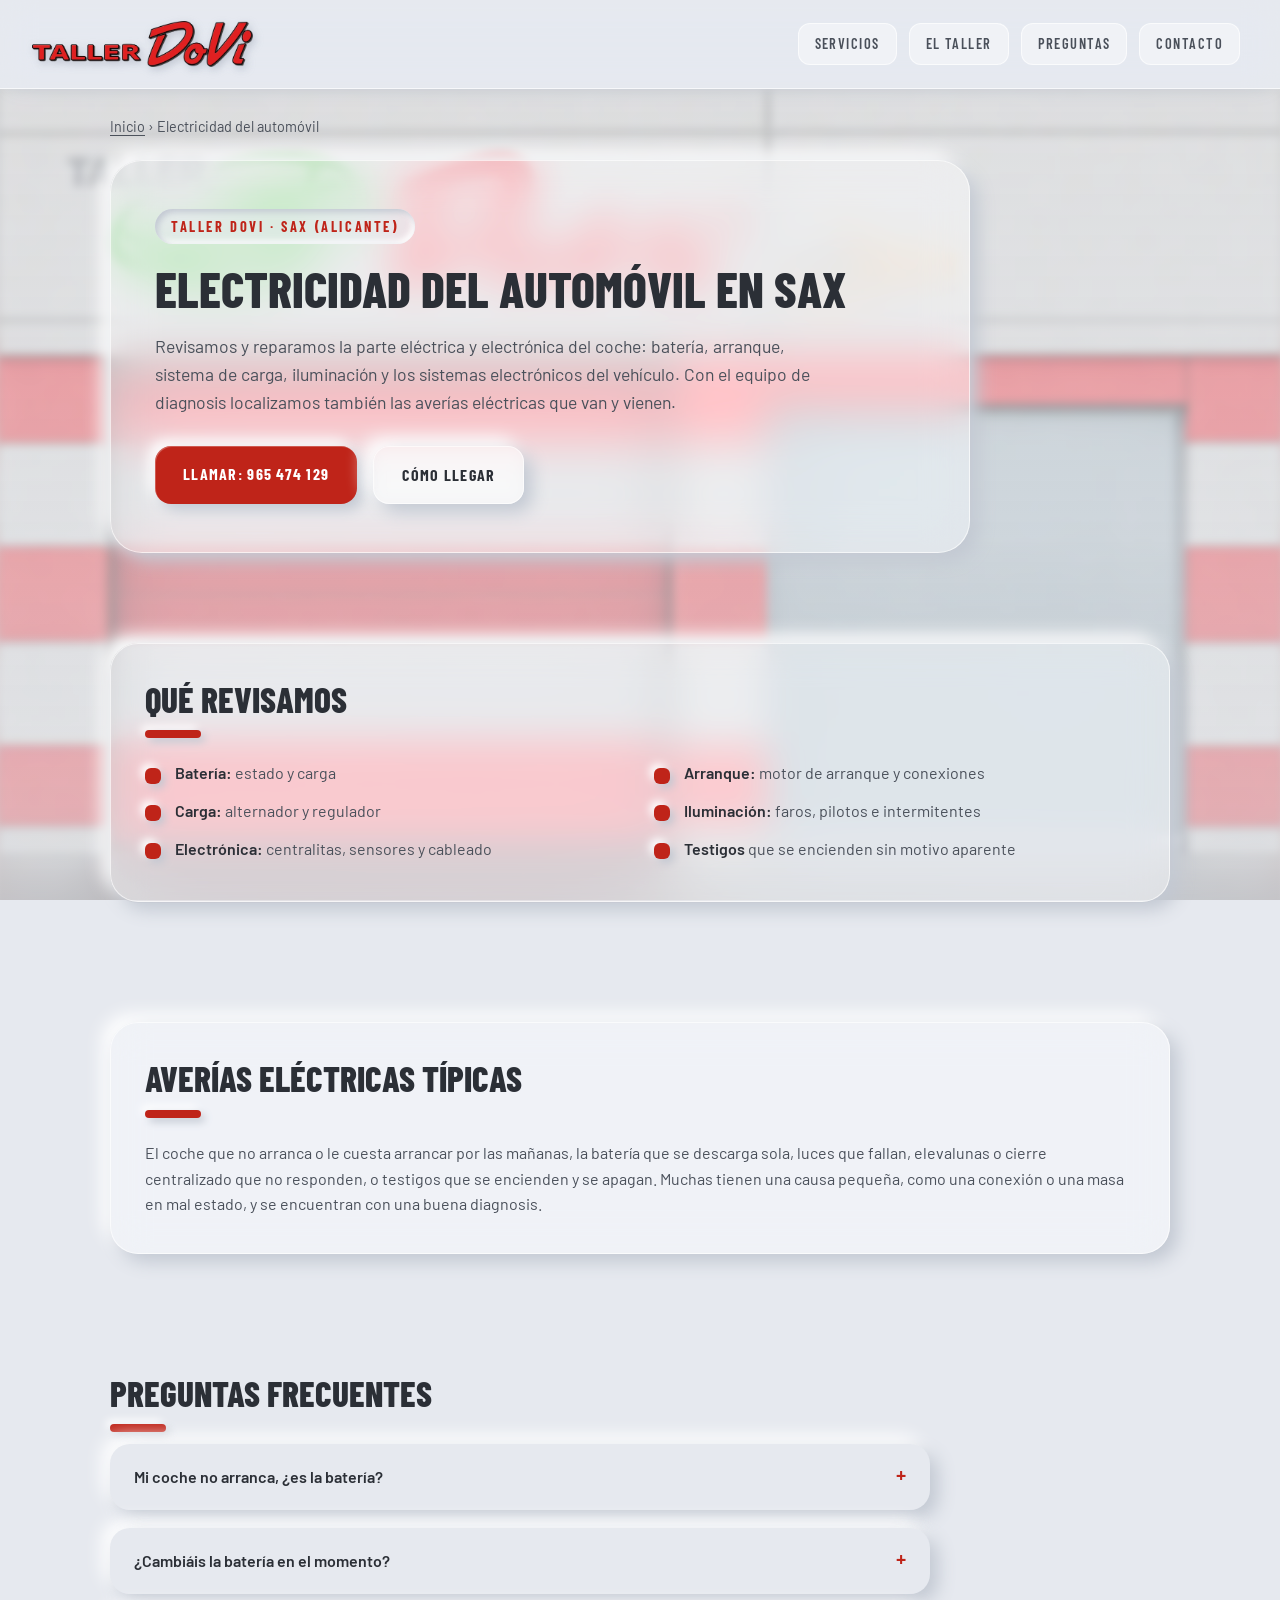
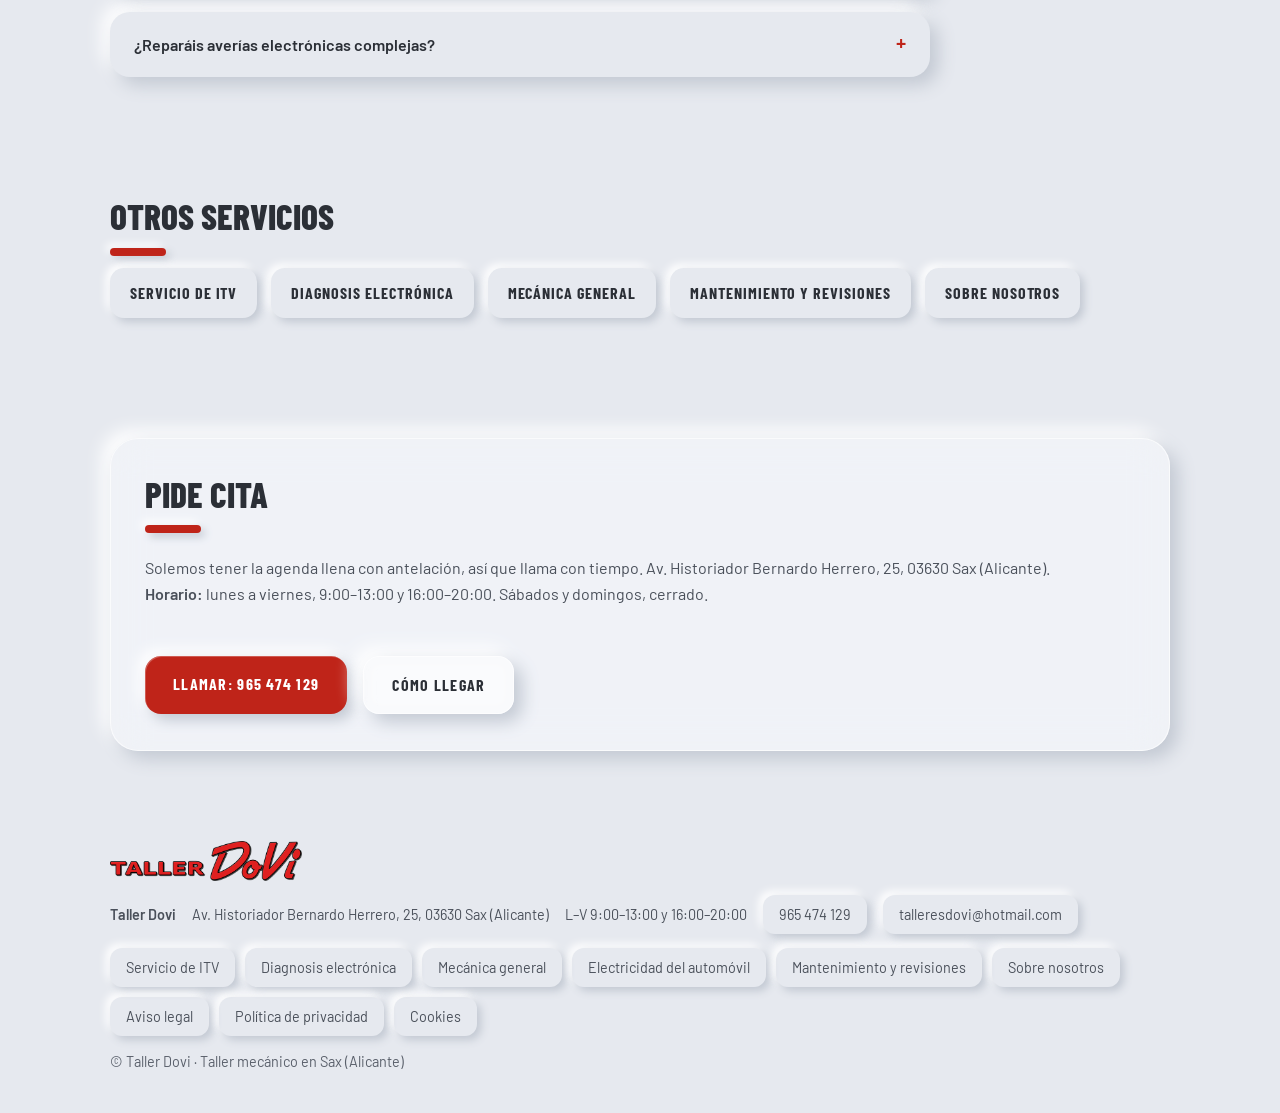
<file: electricidad-coche-sax.html>
<!DOCTYPE html>
<html lang="es">
<head>
<meta charset="UTF-8">
<meta name="viewport" content="width=device-width, initial-scale=1">
<meta http-equiv="Content-Security-Policy" content="default-src 'self'; script-src 'self'; style-src 'self' 'unsafe-inline'; img-src 'self' data:; font-src 'self'; connect-src 'self'; frame-src https://www.google.com https://maps.google.com; object-src 'none'; base-uri 'self'; form-action 'none'; upgrade-insecure-requests">
<meta name="referrer" content="strict-origin-when-cross-origin">
<title>Electricidad del automóvil en Sax · Taller Dovi</title>
<meta name="description" content="Baterías, arranque, carga, iluminación y electrónica del coche. Localizamos y reparamos averías eléctricas en Sax (Alicante). Taller Dovi: 965 474 129.">
<meta name="robots" content="index, follow, max-image-preview:large">
<link rel="canonical" href="https://tallerdovi.github.io/electricidad-coche-sax">
<meta name="theme-color" content="#e6e9ef">
<link rel="icon" href="/favicon.ico" sizes="48x48">
<link rel="icon" href="/img/icon-96.png" sizes="96x96" type="image/png">
<link rel="icon" href="/img/icon-192.png" sizes="192x192" type="image/png">
<link rel="apple-touch-icon" href="/img/apple-touch-icon.png">
<link rel="manifest" href="/site.webmanifest">
<meta property="og:locale" content="es_ES">
<meta property="og:site_name" content="Taller Dovi">
<meta property="og:type" content="website">
<meta property="og:url" content="https://tallerdovi.github.io/electricidad-coche-sax">
<meta property="og:title" content="Electricidad del automóvil en Sax · Taller Dovi">
<meta property="og:description" content="Baterías, arranque, carga, iluminación y electrónica del coche. Localizamos y reparamos averías eléctricas en Sax (Alicante). Taller Dovi: 965 474 129.">
<meta property="og:image" content="https://tallerdovi.github.io/img/og-taller-dovi.jpg">
<meta name="twitter:card" content="summary_large_image">
<link rel="stylesheet" href="estilo.css">
<script type="application/ld+json">
{
 "@context": "https://schema.org",
 "@graph": [
  {
   "@type": "BreadcrumbList",
   "itemListElement": [
    {
     "@type": "ListItem",
     "position": 1,
     "name": "Inicio",
     "item": "https://tallerdovi.github.io/"
    },
    {
     "@type": "ListItem",
     "position": 2,
     "name": "Electricidad del automóvil",
     "item": "https://tallerdovi.github.io/electricidad-coche-sax"
    }
   ]
  },
  {
   "@type": "Service",
   "name": "Electricidad y electrónica del automóvil",
   "serviceType": "Electricidad y electrónica del automóvil",
   "url": "https://tallerdovi.github.io/electricidad-coche-sax",
   "provider": {
    "@id": "https://tallerdovi.github.io/#taller"
   },
   "areaServed": [
    {
     "@type": "City",
     "name": "Sax"
    },
    {
     "@type": "City",
     "name": "Villena"
    },
    {
     "@type": "City",
     "name": "Elda"
    },
    {
     "@type": "City",
     "name": "Petrer"
    },
    {
     "@type": "City",
     "name": "Salinas"
    }
   ]
  },
  {
   "@type": "FAQPage",
   "mainEntity": [
    {
     "@type": "Question",
     "name": "Mi coche no arranca, ¿es la batería?",
     "acceptedAnswer": {
      "@type": "Answer",
      "text": "Es la causa más habitual, pero no la única: también puede ser el motor de arranque, el alternador o una conexión. Lo comprobamos antes de cambiar nada."
     }
    },
    {
     "@type": "Question",
     "name": "¿Cambiáis la batería en el momento?",
     "acceptedAnswer": {
      "@type": "Answer",
      "text": "Llámanos al 965 474 129 y te decimos cuándo podemos atenderte."
     }
    },
    {
     "@type": "Question",
     "name": "¿Reparáis averías electrónicas complejas?",
     "acceptedAnswer": {
      "@type": "Answer",
      "text": "Sí. Estamos especializados en diagnosis electrónica de vehículos europeos."
     }
    }
   ]
  },
  {
   "@type": "AutoRepair",
   "@id": "https://tallerdovi.github.io/#taller",
   "name": "Taller Dovi",
   "url": "https://tallerdovi.github.io/",
   "telephone": "+34965474129",
   "email": "talleresdovi@hotmail.com",
   "address": {
    "@type": "PostalAddress",
    "streetAddress": "Av. Historiador Bernardo Herrero, 25",
    "addressLocality": "Sax",
    "addressRegion": "Alicante",
    "postalCode": "03630",
    "addressCountry": "ES"
   },
   "geo": {
    "@type": "GeoCoordinates",
    "latitude": 38.5336349,
    "longitude": -0.8260925
   },
   "hasMap": "https://maps.google.com/?cid=12576177530364534641",
   "openingHoursSpecification": [
    {
     "@type": "OpeningHoursSpecification",
     "dayOfWeek": [
      "Monday",
      "Tuesday",
      "Wednesday",
      "Thursday",
      "Friday"
     ],
     "opens": "09:00",
     "closes": "13:00"
    },
    {
     "@type": "OpeningHoursSpecification",
     "dayOfWeek": [
      "Monday",
      "Tuesday",
      "Wednesday",
      "Thursday",
      "Friday"
     ],
     "opens": "16:00",
     "closes": "20:00"
    }
   ]
  }
 ]
}
</script>
</head>
<body>
<header>
  <div class="wrap">
    <a class="logo" href="/" aria-label="Taller Dovi, inicio">
      <picture><source srcset="img/logo-taller-dovi.webp" type="image/webp"><img src="img/logo-taller-dovi.png" alt="Logotipo de Taller Dovi" width="600" height="125"></picture>
    </a>
    <nav aria-label="Principal">
      <a href="/#servicios">Servicios</a>
      <a href="/sobre-nosotros">El taller</a>
      <a href="/#preguntas">Preguntas</a>
      <a href="#contacto">Contacto</a>
    </nav>
  </div>
</header>
<div class="bg-fachada" aria-hidden="true"></div>
<main>
<div class="wrap"><div class="crumbs" role="navigation" aria-label="Migas de pan"><a href="/">Inicio</a> › <span>Electricidad del automóvil</span></div></div>
<div class="page-hero">
  <div class="wrap">
    <div class="panel">
      <div class="kicker">Taller Dovi · Sax (Alicante)</div>
      <h1>Electricidad del automóvil en Sax</h1>
      <p>Revisamos y reparamos la parte eléctrica y electrónica del coche: batería, arranque, sistema de carga, iluminación y los sistemas electrónicos del vehículo. Con el equipo de diagnosis localizamos también las averías eléctricas que van y vienen.</p>
      <div class="cta"><a class="btn" href="tel:+34965474129">Llamar: 965 474 129</a><a class="btn ghost" href="https://www.google.com/maps/dir/?api=1&amp;destination=Taller+Dovi,+Av.+Historiador+Bernardo+Herrero+25,+03630+Sax,+Alicante&amp;travelmode=driving" target="_blank" rel="noopener">Cómo llegar</a></div>
    </div>
  </div>
</div>
<section>
  <div class="wrap">
    <div class="box">
      <h2>Qué revisamos</h2>
      <ul class="checks"><li><b>Batería:</b> estado y carga</li><li><b>Arranque:</b> motor de arranque y conexiones</li><li><b>Carga:</b> alternador y regulador</li><li><b>Iluminación:</b> faros, pilotos e intermitentes</li><li><b>Electrónica:</b> centralitas, sensores y cableado</li><li><b>Testigos</b> que se encienden sin motivo aparente</li></ul>
    </div>
  </div>
</section>
<section>
  <div class="wrap">
    <div class="box">
      <h2>Averías eléctricas típicas</h2>
      <p>El coche que no arranca o le cuesta arrancar por las mañanas, la batería que se descarga sola, luces que fallan, elevalunas o cierre centralizado que no responden, o testigos que se encienden y se apagan. Muchas tienen una causa pequeña, como una conexión o una masa en mal estado, y se encuentran con una buena diagnosis.</p>
    </div>
  </div>
</section>
<section id="preguntas">
  <div class="wrap">
    <h2>Preguntas frecuentes</h2>
    <div class="faq">
      <details><summary>Mi coche no arranca, ¿es la batería?</summary><p>Es la causa más habitual, pero no la única: también puede ser el motor de arranque, el alternador o una conexión. Lo comprobamos antes de cambiar nada.</p></details>
      <details><summary>¿Cambiáis la batería en el momento?</summary><p>Llámanos al 965 474 129 y te decimos cuándo podemos atenderte.</p></details>
      <details><summary>¿Reparáis averías electrónicas complejas?</summary><p>Sí. Estamos especializados en diagnosis electrónica de vehículos europeos.</p></details>
    </div>
  </div>
</section>
<section><div class="wrap"><h2>Otros servicios</h2><div class="related"><a href="/itv-sax">Servicio de ITV</a><a href="/diagnosis-coche-sax">Diagnosis electrónica</a><a href="/mecanica-sax">Mecánica general</a><a href="/mantenimiento-coche-sax">Mantenimiento y revisiones</a><a href="/sobre-nosotros">Sobre nosotros</a></div></div></section>
<section id="contacto">
  <div class="wrap">
    <div class="box cta-band">
      <div>
        <h2>Pide cita</h2>
        <p>Solemos tener la agenda llena con antelación, así que llama con tiempo. Av. Historiador Bernardo Herrero, 25, 03630 Sax (Alicante).</p>
        <p><b>Horario:</b> lunes a viernes, 9:00–13:00 y 16:00–20:00. Sábados y domingos, cerrado.</p>
      </div>
      <div class="cta"><a class="btn" href="tel:+34965474129">Llamar: 965 474 129</a><a class="btn ghost" href="https://www.google.com/maps/dir/?api=1&amp;destination=Taller+Dovi,+Av.+Historiador+Bernardo+Herrero+25,+03630+Sax,+Alicante&amp;travelmode=driving" target="_blank" rel="noopener">Cómo llegar</a></div>
    </div>
  </div>
</section>
</main>
<footer>
  <div class="wrap">
    <img src="img/logo-taller-dovi.png" alt="Taller Dovi" width="600" height="125" loading="lazy">
    <span class="foot-nap"><b>Taller Dovi</b><span>Av. Historiador Bernardo Herrero, 25, 03630 Sax (Alicante)</span><span>L–V 9:00–13:00 y 16:00–20:00</span><a href="tel:+34965474129">965 474 129</a><a href="mailto:talleresdovi@hotmail.com">talleresdovi@hotmail.com</a></span>
    <div class="foot-nav" role="navigation" aria-label="Servicios"><a href="/itv-sax">Servicio de ITV</a><a href="/diagnosis-coche-sax">Diagnosis electrónica</a><a href="/mecanica-sax">Mecánica general</a><a href="/electricidad-coche-sax">Electricidad del automóvil</a><a href="/mantenimiento-coche-sax">Mantenimiento y revisiones</a><a href="/sobre-nosotros">Sobre nosotros</a><a href="/aviso-legal">Aviso legal</a><a href="/privacidad">Política de privacidad</a><a href="/cookies">Cookies</a></div>
    <span>© Taller Dovi · Taller mecánico en Sax (Alicante)</span>
  </div>
</footer>
<a class="float-call" href="tel:+34965474129">Llamar al taller · 965 474 129</a>
</body>
</html>
</file>
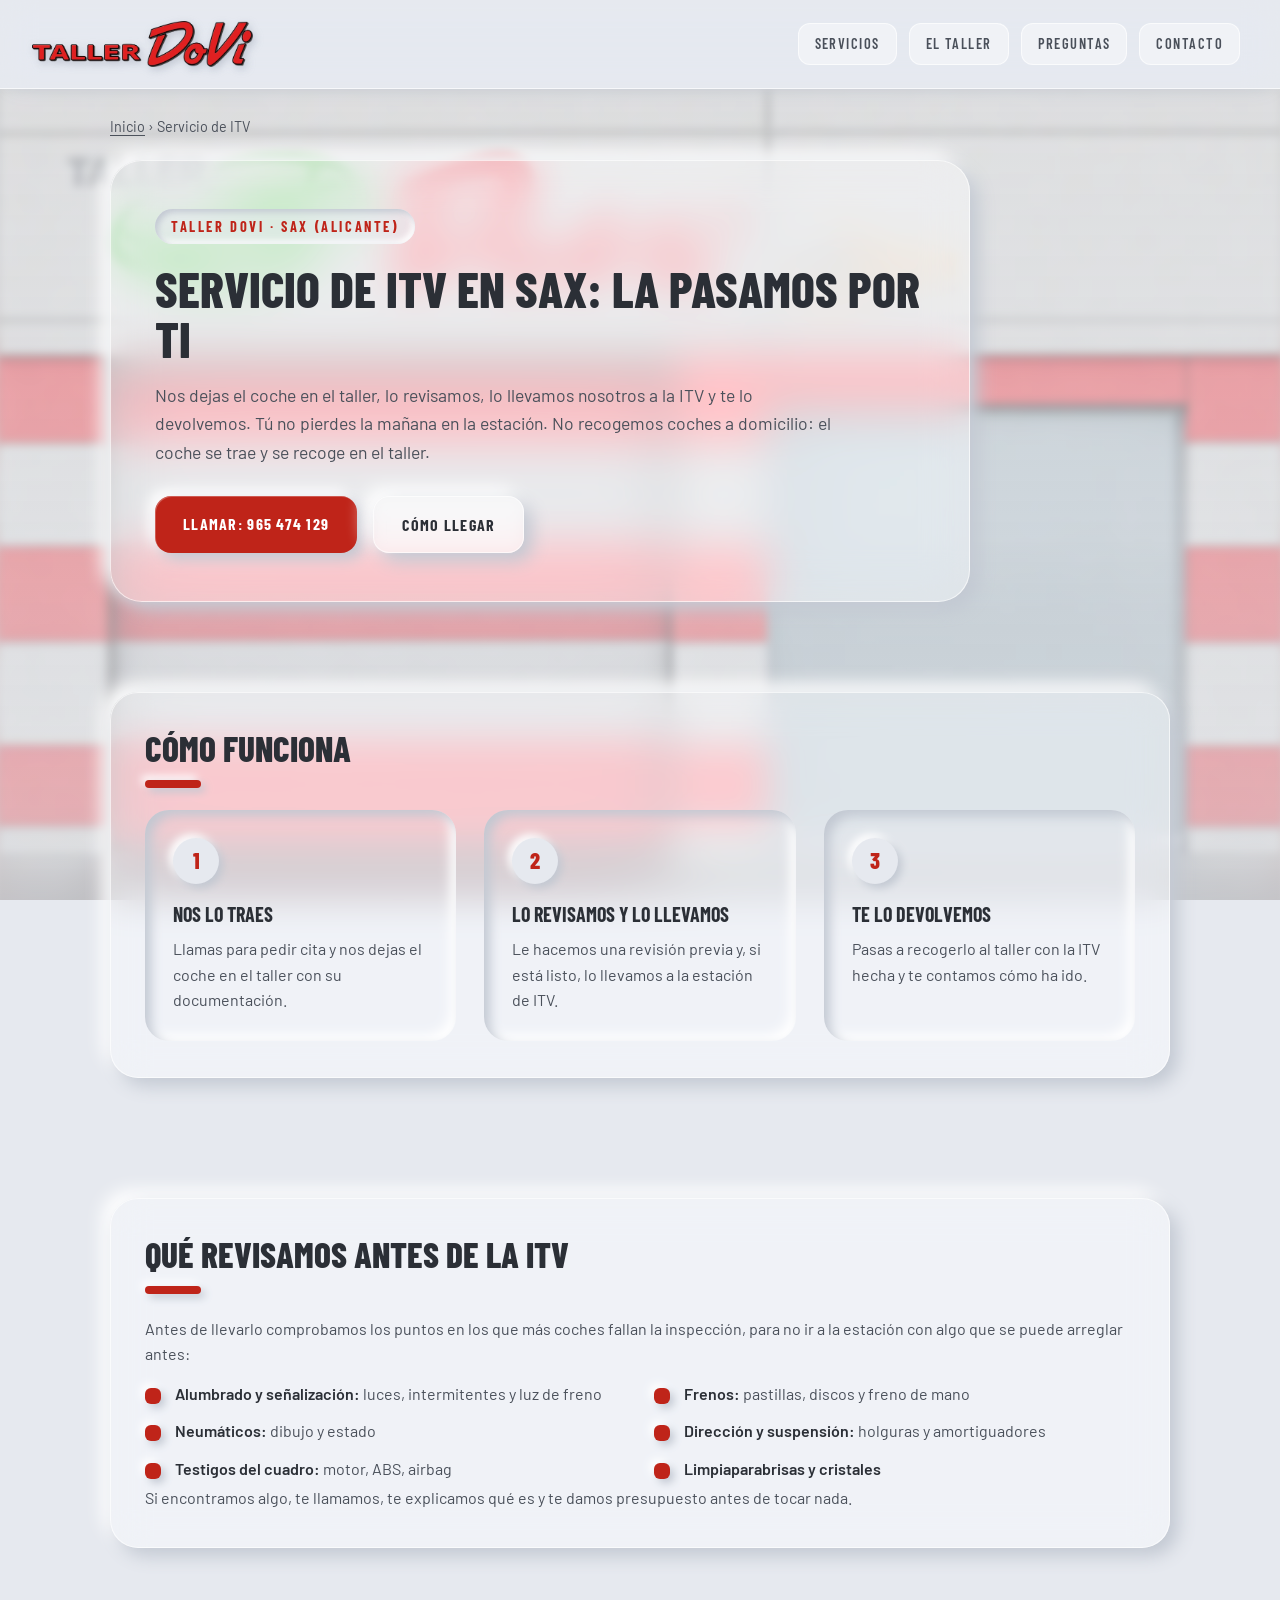
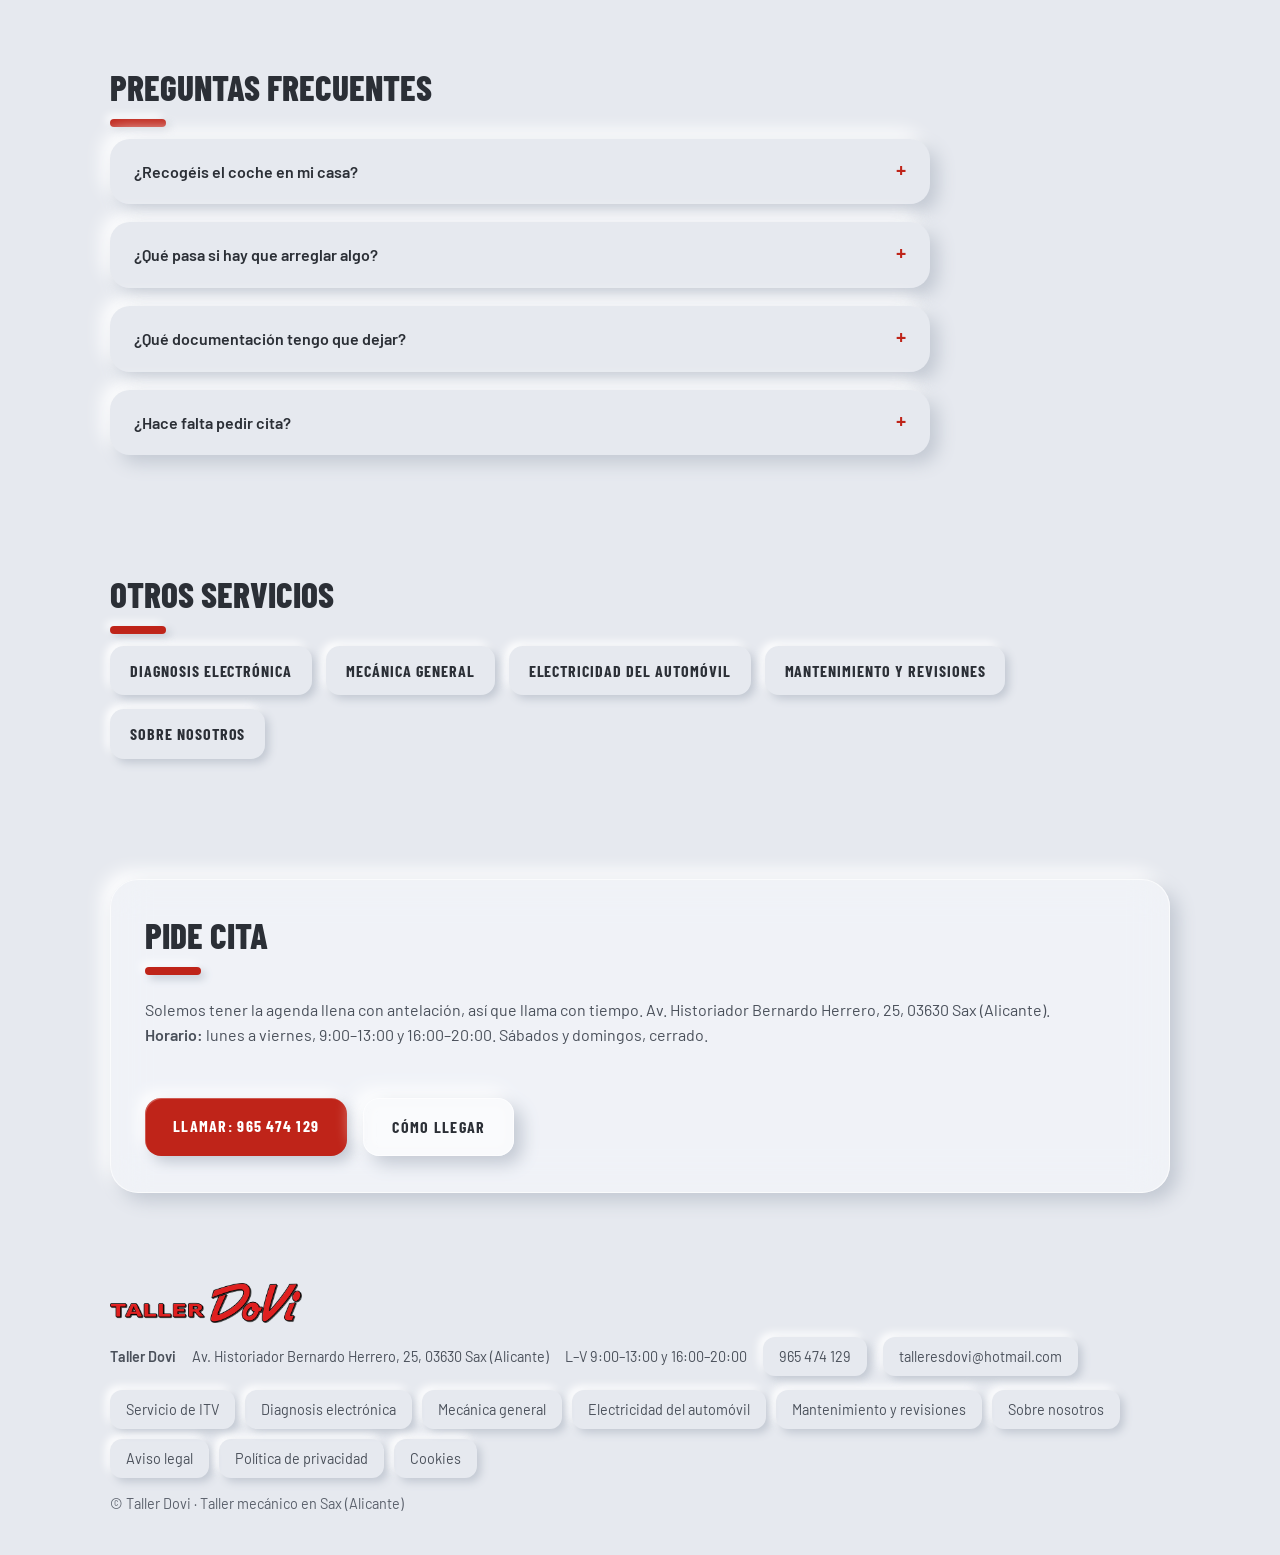
<file: itv-sax.html>
<!DOCTYPE html>
<html lang="es">
<head>
<meta charset="UTF-8">
<meta name="viewport" content="width=device-width, initial-scale=1">
<meta http-equiv="Content-Security-Policy" content="default-src 'self'; script-src 'self'; style-src 'self' 'unsafe-inline'; img-src 'self' data:; font-src 'self'; connect-src 'self'; frame-src https://www.google.com https://maps.google.com; object-src 'none'; base-uri 'self'; form-action 'none'; upgrade-insecure-requests">
<meta name="referrer" content="strict-origin-when-cross-origin">
<title>Te llevamos el coche a la ITV en Sax · Taller Dovi</title>
<meta name="description" content="Déjanos el coche en el taller: lo revisamos, lo llevamos a la ITV y te lo devolvemos. Taller Dovi, Sax (Alicante). Pide cita: 965 474 129.">
<meta name="robots" content="index, follow, max-image-preview:large">
<link rel="canonical" href="https://tallerdovi.github.io/itv-sax">
<meta name="theme-color" content="#e6e9ef">
<link rel="icon" href="/favicon.ico" sizes="48x48">
<link rel="icon" href="/img/icon-96.png" sizes="96x96" type="image/png">
<link rel="icon" href="/img/icon-192.png" sizes="192x192" type="image/png">
<link rel="apple-touch-icon" href="/img/apple-touch-icon.png">
<link rel="manifest" href="/site.webmanifest">
<meta property="og:locale" content="es_ES">
<meta property="og:site_name" content="Taller Dovi">
<meta property="og:type" content="website">
<meta property="og:url" content="https://tallerdovi.github.io/itv-sax">
<meta property="og:title" content="Te llevamos el coche a la ITV en Sax · Taller Dovi">
<meta property="og:description" content="Déjanos el coche en el taller: lo revisamos, lo llevamos a la ITV y te lo devolvemos. Taller Dovi, Sax (Alicante). Pide cita: 965 474 129.">
<meta property="og:image" content="https://tallerdovi.github.io/img/og-taller-dovi.jpg">
<meta name="twitter:card" content="summary_large_image">
<link rel="stylesheet" href="estilo.css">
<script type="application/ld+json">
{
 "@context": "https://schema.org",
 "@graph": [
  {
   "@type": "BreadcrumbList",
   "itemListElement": [
    {
     "@type": "ListItem",
     "position": 1,
     "name": "Inicio",
     "item": "https://tallerdovi.github.io/"
    },
    {
     "@type": "ListItem",
     "position": 2,
     "name": "Servicio de ITV",
     "item": "https://tallerdovi.github.io/itv-sax"
    }
   ]
  },
  {
   "@type": "Service",
   "name": "Servicio de ITV: revisión previa y traslado del vehículo a la ITV",
   "serviceType": "Servicio de ITV: revisión previa y traslado del vehículo a la ITV",
   "url": "https://tallerdovi.github.io/itv-sax",
   "provider": {
    "@id": "https://tallerdovi.github.io/#taller"
   },
   "areaServed": [
    {
     "@type": "City",
     "name": "Sax"
    },
    {
     "@type": "City",
     "name": "Villena"
    },
    {
     "@type": "City",
     "name": "Elda"
    },
    {
     "@type": "City",
     "name": "Petrer"
    },
    {
     "@type": "City",
     "name": "Salinas"
    }
   ]
  },
  {
   "@type": "FAQPage",
   "mainEntity": [
    {
     "@type": "Question",
     "name": "¿Recogéis el coche en mi casa?",
     "acceptedAnswer": {
      "@type": "Answer",
      "text": "No. El coche se deja y se recoge en el taller, en la Av. Historiador Bernardo Herrero, 25 de Sax."
     }
    },
    {
     "@type": "Question",
     "name": "¿Qué pasa si hay que arreglar algo?",
     "acceptedAnswer": {
      "@type": "Answer",
      "text": "Te llamamos antes, te explicamos qué tiene y cuánto cuesta. No reparamos nada sin que lo apruebes."
     }
    },
    {
     "@type": "Question",
     "name": "¿Qué documentación tengo que dejar?",
     "acceptedAnswer": {
      "@type": "Answer",
      "text": "La documentación del coche que pide la ITV: el permiso de circulación y la tarjeta de inspección técnica (ficha técnica)."
     }
    },
    {
     "@type": "Question",
     "name": "¿Hace falta pedir cita?",
     "acceptedAnswer": {
      "@type": "Answer",
      "text": "Sí. Solemos tener la agenda llena con antelación, así que llama al 965 474 129 con tiempo antes de que te caduque la ITV."
     }
    }
   ]
  },
  {
   "@type": "AutoRepair",
   "@id": "https://tallerdovi.github.io/#taller",
   "name": "Taller Dovi",
   "url": "https://tallerdovi.github.io/",
   "telephone": "+34965474129",
   "email": "talleresdovi@hotmail.com",
   "address": {
    "@type": "PostalAddress",
    "streetAddress": "Av. Historiador Bernardo Herrero, 25",
    "addressLocality": "Sax",
    "addressRegion": "Alicante",
    "postalCode": "03630",
    "addressCountry": "ES"
   },
   "geo": {
    "@type": "GeoCoordinates",
    "latitude": 38.5336349,
    "longitude": -0.8260925
   },
   "hasMap": "https://maps.google.com/?cid=12576177530364534641",
   "openingHoursSpecification": [
    {
     "@type": "OpeningHoursSpecification",
     "dayOfWeek": [
      "Monday",
      "Tuesday",
      "Wednesday",
      "Thursday",
      "Friday"
     ],
     "opens": "09:00",
     "closes": "13:00"
    },
    {
     "@type": "OpeningHoursSpecification",
     "dayOfWeek": [
      "Monday",
      "Tuesday",
      "Wednesday",
      "Thursday",
      "Friday"
     ],
     "opens": "16:00",
     "closes": "20:00"
    }
   ]
  }
 ]
}
</script>
</head>
<body>
<header>
  <div class="wrap">
    <a class="logo" href="/" aria-label="Taller Dovi, inicio">
      <picture><source srcset="img/logo-taller-dovi.webp" type="image/webp"><img src="img/logo-taller-dovi.png" alt="Logotipo de Taller Dovi" width="600" height="125"></picture>
    </a>
    <nav aria-label="Principal">
      <a href="/#servicios">Servicios</a>
      <a href="/sobre-nosotros">El taller</a>
      <a href="/#preguntas">Preguntas</a>
      <a href="#contacto">Contacto</a>
    </nav>
  </div>
</header>
<div class="bg-fachada" aria-hidden="true"></div>
<main>
<div class="wrap"><div class="crumbs" role="navigation" aria-label="Migas de pan"><a href="/">Inicio</a> › <span>Servicio de ITV</span></div></div>
<div class="page-hero">
  <div class="wrap">
    <div class="panel">
      <div class="kicker">Taller Dovi · Sax (Alicante)</div>
      <h1>Servicio de ITV en Sax: la pasamos por ti</h1>
      <p>Nos dejas el coche en el taller, lo revisamos, lo llevamos nosotros a la ITV y te lo devolvemos. Tú no pierdes la mañana en la estación. No recogemos coches a domicilio: el coche se trae y se recoge en el taller.</p>
      <div class="cta"><a class="btn" href="tel:+34965474129">Llamar: 965 474 129</a><a class="btn ghost" href="https://www.google.com/maps/dir/?api=1&amp;destination=Taller+Dovi,+Av.+Historiador+Bernardo+Herrero+25,+03630+Sax,+Alicante&amp;travelmode=driving" target="_blank" rel="noopener">Cómo llegar</a></div>
    </div>
  </div>
</div>
<section>
  <div class="wrap">
    <div class="box">
      <h2>Cómo funciona</h2>
      <div class="steps"><div class="step"><h3>Nos lo traes</h3><p>Llamas para pedir cita y nos dejas el coche en el taller con su documentación.</p></div><div class="step"><h3>Lo revisamos y lo llevamos</h3><p>Le hacemos una revisión previa y, si está listo, lo llevamos a la estación de ITV.</p></div><div class="step"><h3>Te lo devolvemos</h3><p>Pasas a recogerlo al taller con la ITV hecha y te contamos cómo ha ido.</p></div></div>
    </div>
  </div>
</section>
<section>
  <div class="wrap">
    <div class="box">
      <h2>Qué revisamos antes de la ITV</h2>
      <p>Antes de llevarlo comprobamos los puntos en los que más coches fallan la inspección, para no ir a la estación con algo que se puede arreglar antes:</p><ul class="checks"><li><b>Alumbrado y señalización:</b> luces, intermitentes y luz de freno</li><li><b>Frenos:</b> pastillas, discos y freno de mano</li><li><b>Neumáticos:</b> dibujo y estado</li><li><b>Dirección y suspensión:</b> holguras y amortiguadores</li><li><b>Testigos del cuadro:</b> motor, ABS, airbag</li><li><b>Limpiaparabrisas y cristales</b></li></ul><p>Si encontramos algo, te llamamos, te explicamos qué es y te damos presupuesto antes de tocar nada.</p>
    </div>
  </div>
</section>
<section id="preguntas">
  <div class="wrap">
    <h2>Preguntas frecuentes</h2>
    <div class="faq">
      <details><summary>¿Recogéis el coche en mi casa?</summary><p>No. El coche se deja y se recoge en el taller, en la Av. Historiador Bernardo Herrero, 25 de Sax.</p></details>
      <details><summary>¿Qué pasa si hay que arreglar algo?</summary><p>Te llamamos antes, te explicamos qué tiene y cuánto cuesta. No reparamos nada sin que lo apruebes.</p></details>
      <details><summary>¿Qué documentación tengo que dejar?</summary><p>La documentación del coche que pide la ITV: el permiso de circulación y la tarjeta de inspección técnica (ficha técnica).</p></details>
      <details><summary>¿Hace falta pedir cita?</summary><p>Sí. Solemos tener la agenda llena con antelación, así que llama al 965 474 129 con tiempo antes de que te caduque la ITV.</p></details>
    </div>
  </div>
</section>
<section><div class="wrap"><h2>Otros servicios</h2><div class="related"><a href="/diagnosis-coche-sax">Diagnosis electrónica</a><a href="/mecanica-sax">Mecánica general</a><a href="/electricidad-coche-sax">Electricidad del automóvil</a><a href="/mantenimiento-coche-sax">Mantenimiento y revisiones</a><a href="/sobre-nosotros">Sobre nosotros</a></div></div></section>
<section id="contacto">
  <div class="wrap">
    <div class="box cta-band">
      <div>
        <h2>Pide cita</h2>
        <p>Solemos tener la agenda llena con antelación, así que llama con tiempo. Av. Historiador Bernardo Herrero, 25, 03630 Sax (Alicante).</p>
        <p><b>Horario:</b> lunes a viernes, 9:00–13:00 y 16:00–20:00. Sábados y domingos, cerrado.</p>
      </div>
      <div class="cta"><a class="btn" href="tel:+34965474129">Llamar: 965 474 129</a><a class="btn ghost" href="https://www.google.com/maps/dir/?api=1&amp;destination=Taller+Dovi,+Av.+Historiador+Bernardo+Herrero+25,+03630+Sax,+Alicante&amp;travelmode=driving" target="_blank" rel="noopener">Cómo llegar</a></div>
    </div>
  </div>
</section>
</main>
<footer>
  <div class="wrap">
    <img src="img/logo-taller-dovi.png" alt="Taller Dovi" width="600" height="125" loading="lazy">
    <span class="foot-nap"><b>Taller Dovi</b><span>Av. Historiador Bernardo Herrero, 25, 03630 Sax (Alicante)</span><span>L–V 9:00–13:00 y 16:00–20:00</span><a href="tel:+34965474129">965 474 129</a><a href="mailto:talleresdovi@hotmail.com">talleresdovi@hotmail.com</a></span>
    <div class="foot-nav" role="navigation" aria-label="Servicios"><a href="/itv-sax">Servicio de ITV</a><a href="/diagnosis-coche-sax">Diagnosis electrónica</a><a href="/mecanica-sax">Mecánica general</a><a href="/electricidad-coche-sax">Electricidad del automóvil</a><a href="/mantenimiento-coche-sax">Mantenimiento y revisiones</a><a href="/sobre-nosotros">Sobre nosotros</a><a href="/aviso-legal">Aviso legal</a><a href="/privacidad">Política de privacidad</a><a href="/cookies">Cookies</a></div>
    <span>© Taller Dovi · Taller mecánico en Sax (Alicante)</span>
  </div>
</footer>
<a class="float-call" href="tel:+34965474129">Llamar al taller · 965 474 129</a>
</body>
</html>
</file>
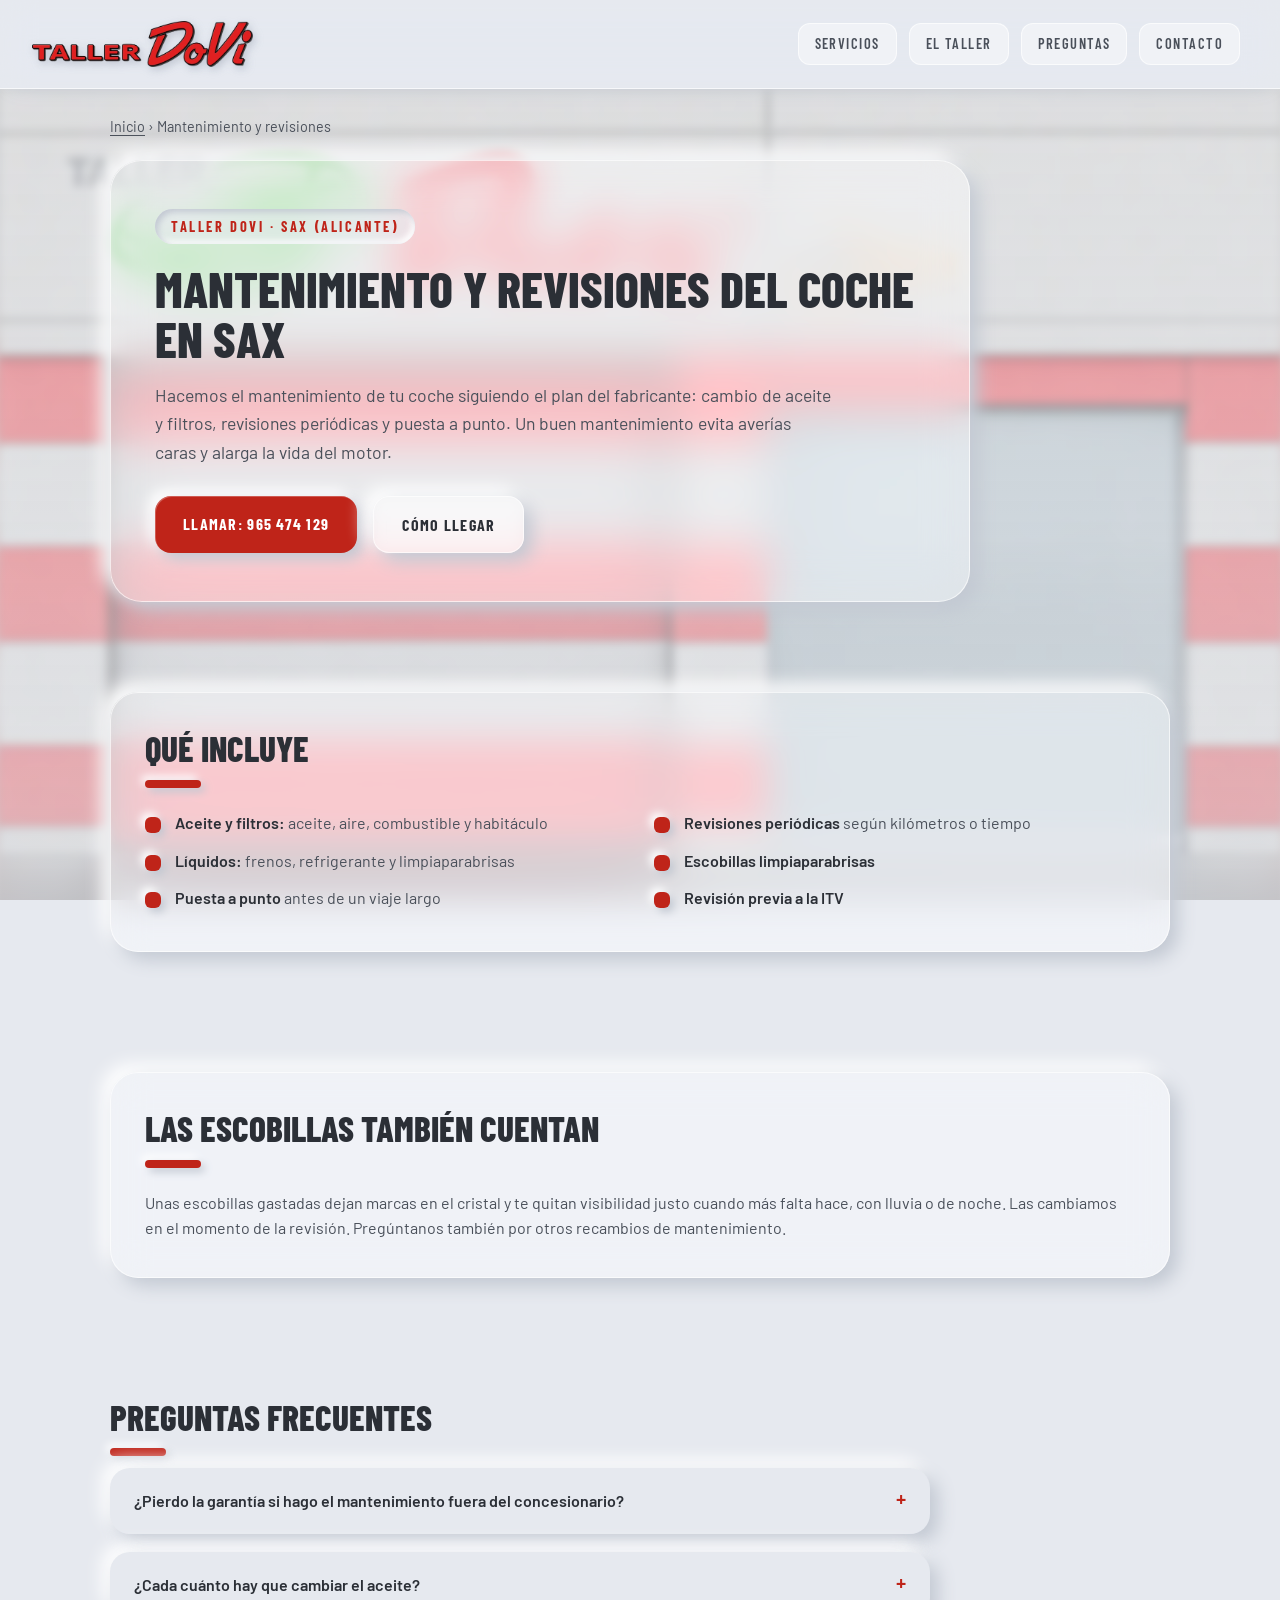
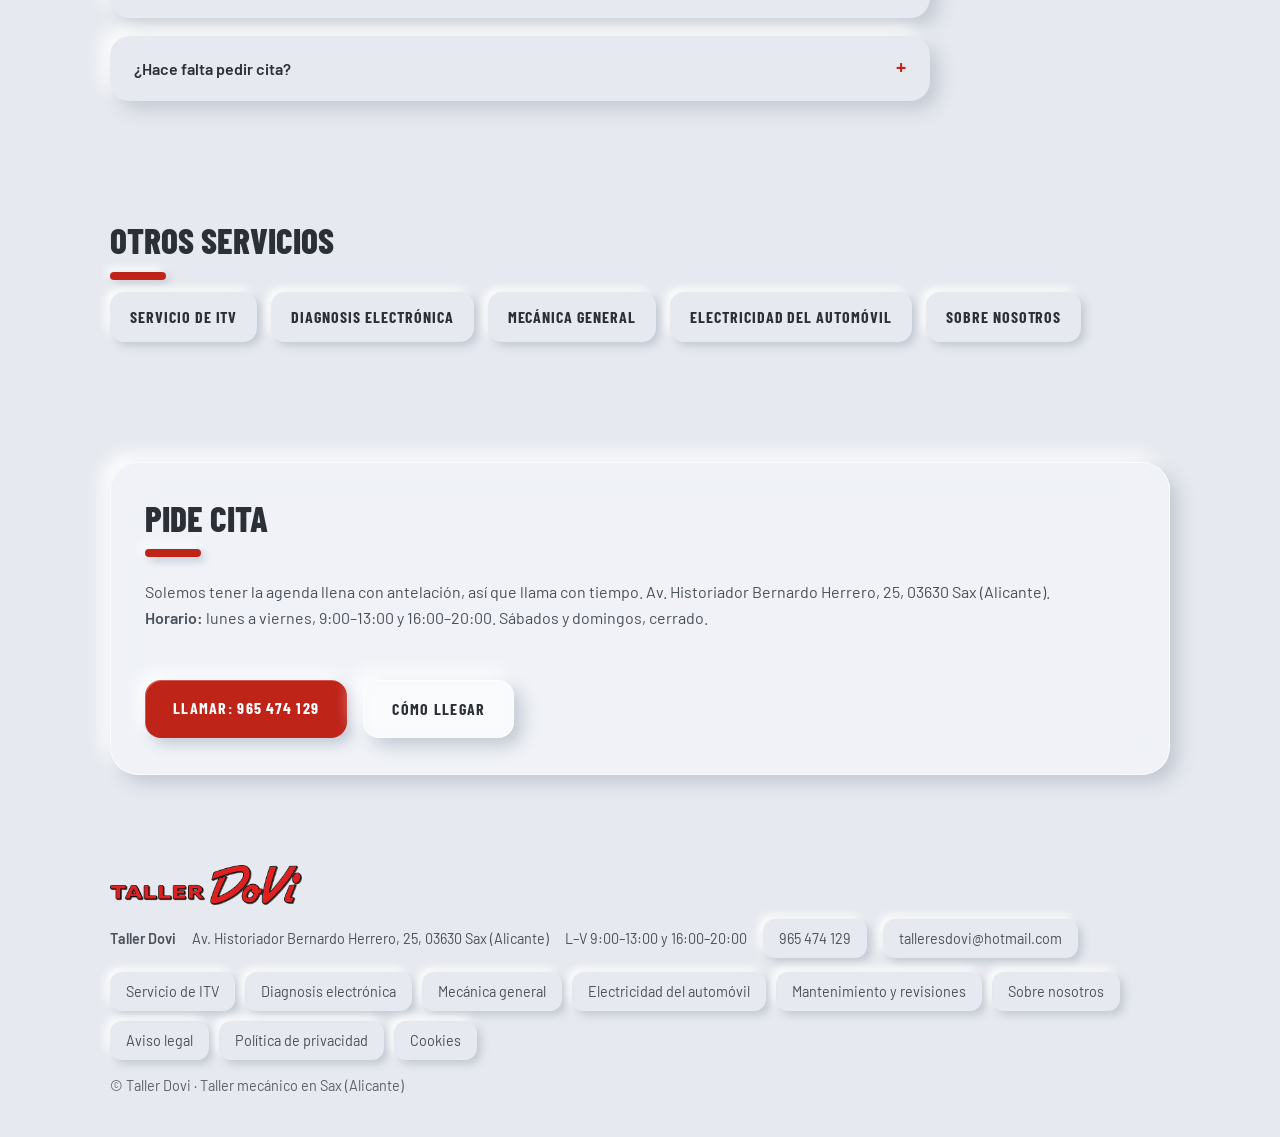
<file: mantenimiento-coche-sax.html>
<!DOCTYPE html>
<html lang="es">
<head>
<meta charset="UTF-8">
<meta name="viewport" content="width=device-width, initial-scale=1">
<meta http-equiv="Content-Security-Policy" content="default-src 'self'; script-src 'self'; style-src 'self' 'unsafe-inline'; img-src 'self' data:; font-src 'self'; connect-src 'self'; frame-src https://www.google.com https://maps.google.com; object-src 'none'; base-uri 'self'; form-action 'none'; upgrade-insecure-requests">
<meta name="referrer" content="strict-origin-when-cross-origin">
<title>Mantenimiento y revisión del coche en Sax · Taller Dovi</title>
<meta name="description" content="Cambio de aceite y filtros, revisiones según el plan del fabricante, escobillas y puesta a punto en Sax (Alicante). Taller Dovi, más de 42 años.">
<meta name="robots" content="index, follow, max-image-preview:large">
<link rel="canonical" href="https://tallerdovi.github.io/mantenimiento-coche-sax">
<meta name="theme-color" content="#e6e9ef">
<link rel="icon" href="/favicon.ico" sizes="48x48">
<link rel="icon" href="/img/icon-96.png" sizes="96x96" type="image/png">
<link rel="icon" href="/img/icon-192.png" sizes="192x192" type="image/png">
<link rel="apple-touch-icon" href="/img/apple-touch-icon.png">
<link rel="manifest" href="/site.webmanifest">
<meta property="og:locale" content="es_ES">
<meta property="og:site_name" content="Taller Dovi">
<meta property="og:type" content="website">
<meta property="og:url" content="https://tallerdovi.github.io/mantenimiento-coche-sax">
<meta property="og:title" content="Mantenimiento y revisión del coche en Sax · Taller Dovi">
<meta property="og:description" content="Cambio de aceite y filtros, revisiones según el plan del fabricante, escobillas y puesta a punto en Sax (Alicante). Taller Dovi, más de 42 años.">
<meta property="og:image" content="https://tallerdovi.github.io/img/og-taller-dovi.jpg">
<meta name="twitter:card" content="summary_large_image">
<link rel="stylesheet" href="estilo.css">
<script type="application/ld+json">
{
 "@context": "https://schema.org",
 "@graph": [
  {
   "@type": "BreadcrumbList",
   "itemListElement": [
    {
     "@type": "ListItem",
     "position": 1,
     "name": "Inicio",
     "item": "https://tallerdovi.github.io/"
    },
    {
     "@type": "ListItem",
     "position": 2,
     "name": "Mantenimiento y revisiones",
     "item": "https://tallerdovi.github.io/mantenimiento-coche-sax"
    }
   ]
  },
  {
   "@type": "Service",
   "name": "Mantenimiento y revisiones del vehículo",
   "serviceType": "Mantenimiento y revisiones del vehículo",
   "url": "https://tallerdovi.github.io/mantenimiento-coche-sax",
   "provider": {
    "@id": "https://tallerdovi.github.io/#taller"
   },
   "areaServed": [
    {
     "@type": "City",
     "name": "Sax"
    },
    {
     "@type": "City",
     "name": "Villena"
    },
    {
     "@type": "City",
     "name": "Elda"
    },
    {
     "@type": "City",
     "name": "Petrer"
    },
    {
     "@type": "City",
     "name": "Salinas"
    }
   ]
  },
  {
   "@type": "FAQPage",
   "mainEntity": [
    {
     "@type": "Question",
     "name": "¿Pierdo la garantía si hago el mantenimiento fuera del concesionario?",
     "acceptedAnswer": {
      "@type": "Answer",
      "text": "No, siempre que se siga el plan de mantenimiento del fabricante. La normativa europea permite hacer el mantenimiento en un taller independiente sin perder la garantía."
     }
    },
    {
     "@type": "Question",
     "name": "¿Cada cuánto hay que cambiar el aceite?",
     "acceptedAnswer": {
      "@type": "Answer",
      "text": "Depende del coche y del tipo de aceite: el fabricante marca los kilómetros o el tiempo. Si no lo sabes, te lo miramos."
     }
    },
    {
     "@type": "Question",
     "name": "¿Hace falta pedir cita?",
     "acceptedAnswer": {
      "@type": "Answer",
      "text": "Es recomendable, porque solemos tener la agenda llena con antelación. Llama al 965 474 129."
     }
    }
   ]
  },
  {
   "@type": "AutoRepair",
   "@id": "https://tallerdovi.github.io/#taller",
   "name": "Taller Dovi",
   "url": "https://tallerdovi.github.io/",
   "telephone": "+34965474129",
   "email": "talleresdovi@hotmail.com",
   "address": {
    "@type": "PostalAddress",
    "streetAddress": "Av. Historiador Bernardo Herrero, 25",
    "addressLocality": "Sax",
    "addressRegion": "Alicante",
    "postalCode": "03630",
    "addressCountry": "ES"
   },
   "geo": {
    "@type": "GeoCoordinates",
    "latitude": 38.5336349,
    "longitude": -0.8260925
   },
   "hasMap": "https://maps.google.com/?cid=12576177530364534641",
   "openingHoursSpecification": [
    {
     "@type": "OpeningHoursSpecification",
     "dayOfWeek": [
      "Monday",
      "Tuesday",
      "Wednesday",
      "Thursday",
      "Friday"
     ],
     "opens": "09:00",
     "closes": "13:00"
    },
    {
     "@type": "OpeningHoursSpecification",
     "dayOfWeek": [
      "Monday",
      "Tuesday",
      "Wednesday",
      "Thursday",
      "Friday"
     ],
     "opens": "16:00",
     "closes": "20:00"
    }
   ]
  }
 ]
}
</script>
</head>
<body>
<header>
  <div class="wrap">
    <a class="logo" href="/" aria-label="Taller Dovi, inicio">
      <picture><source srcset="img/logo-taller-dovi.webp" type="image/webp"><img src="img/logo-taller-dovi.png" alt="Logotipo de Taller Dovi" width="600" height="125"></picture>
    </a>
    <nav aria-label="Principal">
      <a href="/#servicios">Servicios</a>
      <a href="/sobre-nosotros">El taller</a>
      <a href="/#preguntas">Preguntas</a>
      <a href="#contacto">Contacto</a>
    </nav>
  </div>
</header>
<div class="bg-fachada" aria-hidden="true"></div>
<main>
<div class="wrap"><div class="crumbs" role="navigation" aria-label="Migas de pan"><a href="/">Inicio</a> › <span>Mantenimiento y revisiones</span></div></div>
<div class="page-hero">
  <div class="wrap">
    <div class="panel">
      <div class="kicker">Taller Dovi · Sax (Alicante)</div>
      <h1>Mantenimiento y revisiones del coche en Sax</h1>
      <p>Hacemos el mantenimiento de tu coche siguiendo el plan del fabricante: cambio de aceite y filtros, revisiones periódicas y puesta a punto. Un buen mantenimiento evita averías caras y alarga la vida del motor.</p>
      <div class="cta"><a class="btn" href="tel:+34965474129">Llamar: 965 474 129</a><a class="btn ghost" href="https://www.google.com/maps/dir/?api=1&amp;destination=Taller+Dovi,+Av.+Historiador+Bernardo+Herrero+25,+03630+Sax,+Alicante&amp;travelmode=driving" target="_blank" rel="noopener">Cómo llegar</a></div>
    </div>
  </div>
</div>
<section>
  <div class="wrap">
    <div class="box">
      <h2>Qué incluye</h2>
      <ul class="checks"><li><b>Aceite y filtros:</b> aceite, aire, combustible y habitáculo</li><li><b>Revisiones periódicas</b> según kilómetros o tiempo</li><li><b>Líquidos:</b> frenos, refrigerante y limpiaparabrisas</li><li><b>Escobillas limpiaparabrisas</b></li><li><b>Puesta a punto</b> antes de un viaje largo</li><li><b>Revisión previa a la ITV</b></li></ul>
    </div>
  </div>
</section>
<section>
  <div class="wrap">
    <div class="box">
      <h2>Las escobillas también cuentan</h2>
      <p>Unas escobillas gastadas dejan marcas en el cristal y te quitan visibilidad justo cuando más falta hace, con lluvia o de noche. Las cambiamos en el momento de la revisión. Pregúntanos también por otros recambios de mantenimiento.</p>
    </div>
  </div>
</section>
<section id="preguntas">
  <div class="wrap">
    <h2>Preguntas frecuentes</h2>
    <div class="faq">
      <details><summary>¿Pierdo la garantía si hago el mantenimiento fuera del concesionario?</summary><p>No, siempre que se siga el plan de mantenimiento del fabricante. La normativa europea permite hacer el mantenimiento en un taller independiente sin perder la garantía.</p></details>
      <details><summary>¿Cada cuánto hay que cambiar el aceite?</summary><p>Depende del coche y del tipo de aceite: el fabricante marca los kilómetros o el tiempo. Si no lo sabes, te lo miramos.</p></details>
      <details><summary>¿Hace falta pedir cita?</summary><p>Es recomendable, porque solemos tener la agenda llena con antelación. Llama al 965 474 129.</p></details>
    </div>
  </div>
</section>
<section><div class="wrap"><h2>Otros servicios</h2><div class="related"><a href="/itv-sax">Servicio de ITV</a><a href="/diagnosis-coche-sax">Diagnosis electrónica</a><a href="/mecanica-sax">Mecánica general</a><a href="/electricidad-coche-sax">Electricidad del automóvil</a><a href="/sobre-nosotros">Sobre nosotros</a></div></div></section>
<section id="contacto">
  <div class="wrap">
    <div class="box cta-band">
      <div>
        <h2>Pide cita</h2>
        <p>Solemos tener la agenda llena con antelación, así que llama con tiempo. Av. Historiador Bernardo Herrero, 25, 03630 Sax (Alicante).</p>
        <p><b>Horario:</b> lunes a viernes, 9:00–13:00 y 16:00–20:00. Sábados y domingos, cerrado.</p>
      </div>
      <div class="cta"><a class="btn" href="tel:+34965474129">Llamar: 965 474 129</a><a class="btn ghost" href="https://www.google.com/maps/dir/?api=1&amp;destination=Taller+Dovi,+Av.+Historiador+Bernardo+Herrero+25,+03630+Sax,+Alicante&amp;travelmode=driving" target="_blank" rel="noopener">Cómo llegar</a></div>
    </div>
  </div>
</section>
</main>
<footer>
  <div class="wrap">
    <img src="img/logo-taller-dovi.png" alt="Taller Dovi" width="600" height="125" loading="lazy">
    <span class="foot-nap"><b>Taller Dovi</b><span>Av. Historiador Bernardo Herrero, 25, 03630 Sax (Alicante)</span><span>L–V 9:00–13:00 y 16:00–20:00</span><a href="tel:+34965474129">965 474 129</a><a href="mailto:talleresdovi@hotmail.com">talleresdovi@hotmail.com</a></span>
    <div class="foot-nav" role="navigation" aria-label="Servicios"><a href="/itv-sax">Servicio de ITV</a><a href="/diagnosis-coche-sax">Diagnosis electrónica</a><a href="/mecanica-sax">Mecánica general</a><a href="/electricidad-coche-sax">Electricidad del automóvil</a><a href="/mantenimiento-coche-sax">Mantenimiento y revisiones</a><a href="/sobre-nosotros">Sobre nosotros</a><a href="/aviso-legal">Aviso legal</a><a href="/privacidad">Política de privacidad</a><a href="/cookies">Cookies</a></div>
    <span>© Taller Dovi · Taller mecánico en Sax (Alicante)</span>
  </div>
</footer>
<a class="float-call" href="tel:+34965474129">Llamar al taller · 965 474 129</a>
</body>
</html>
</file>
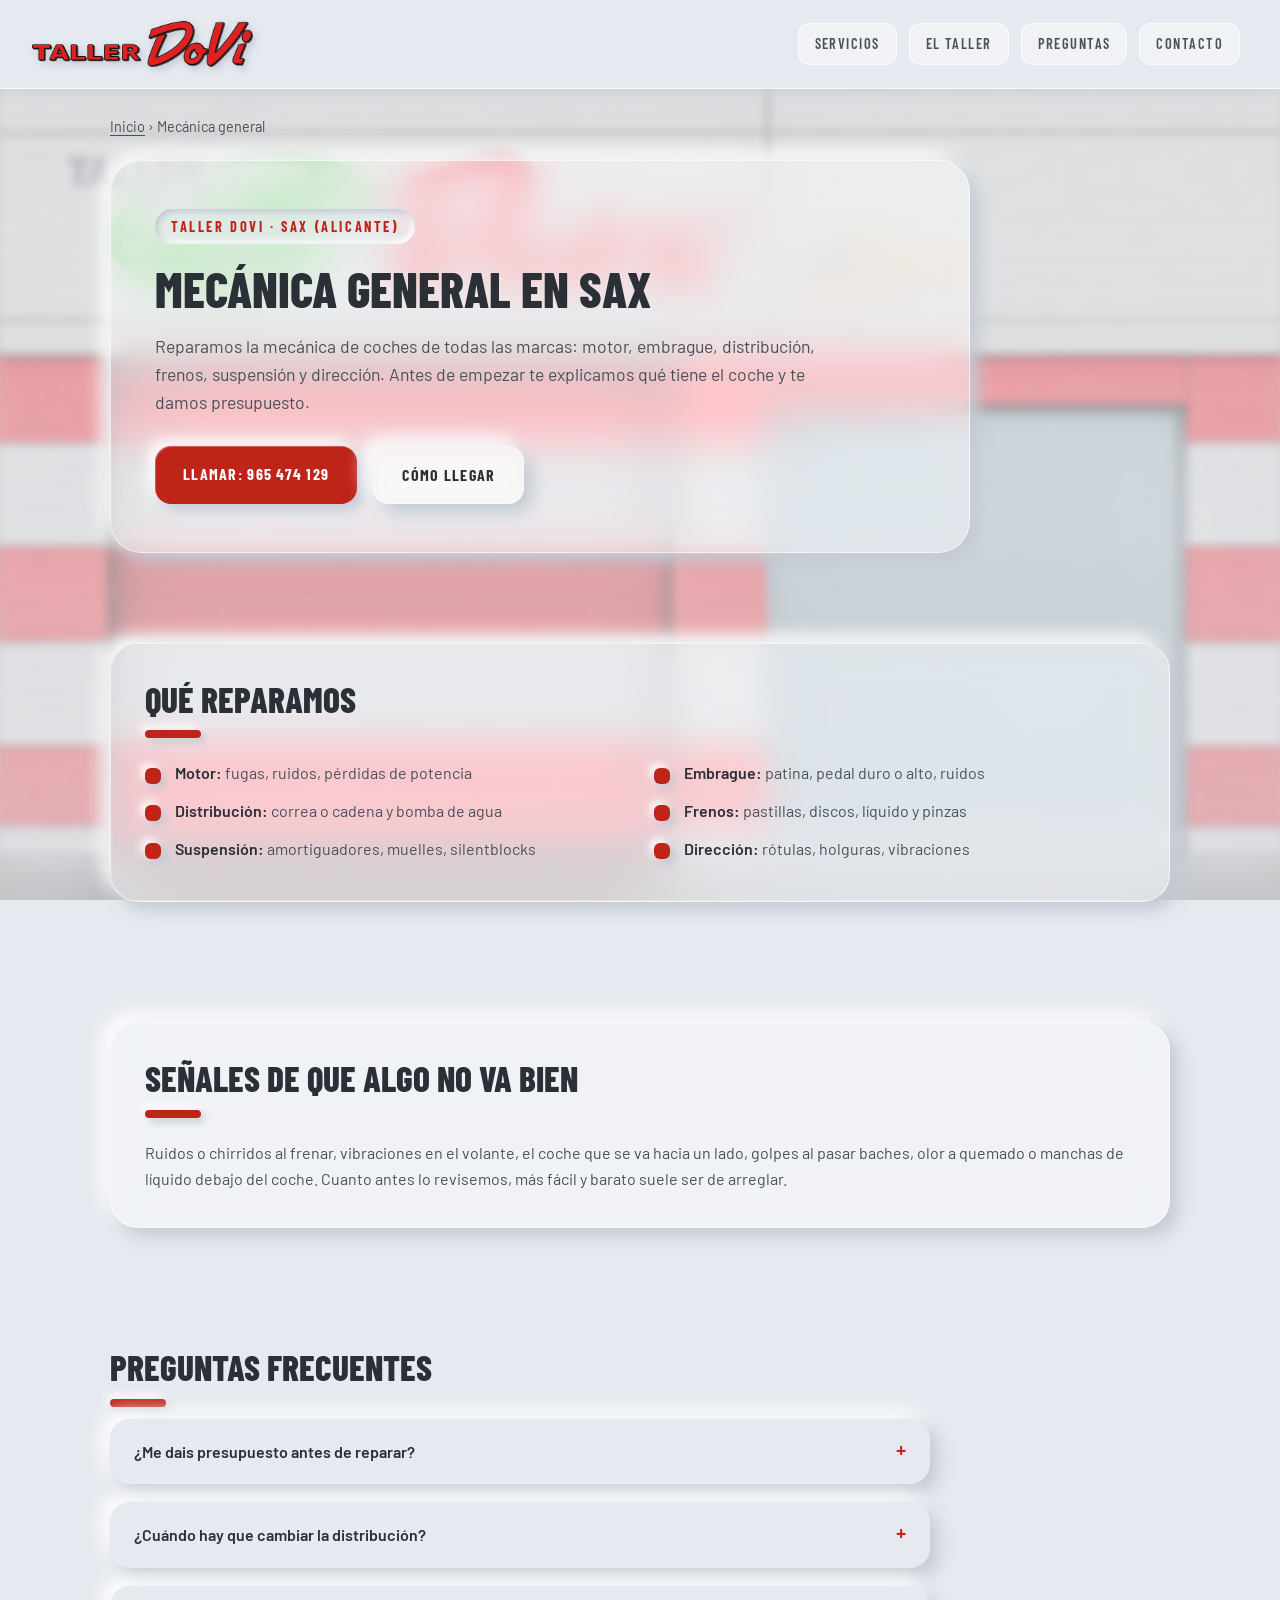
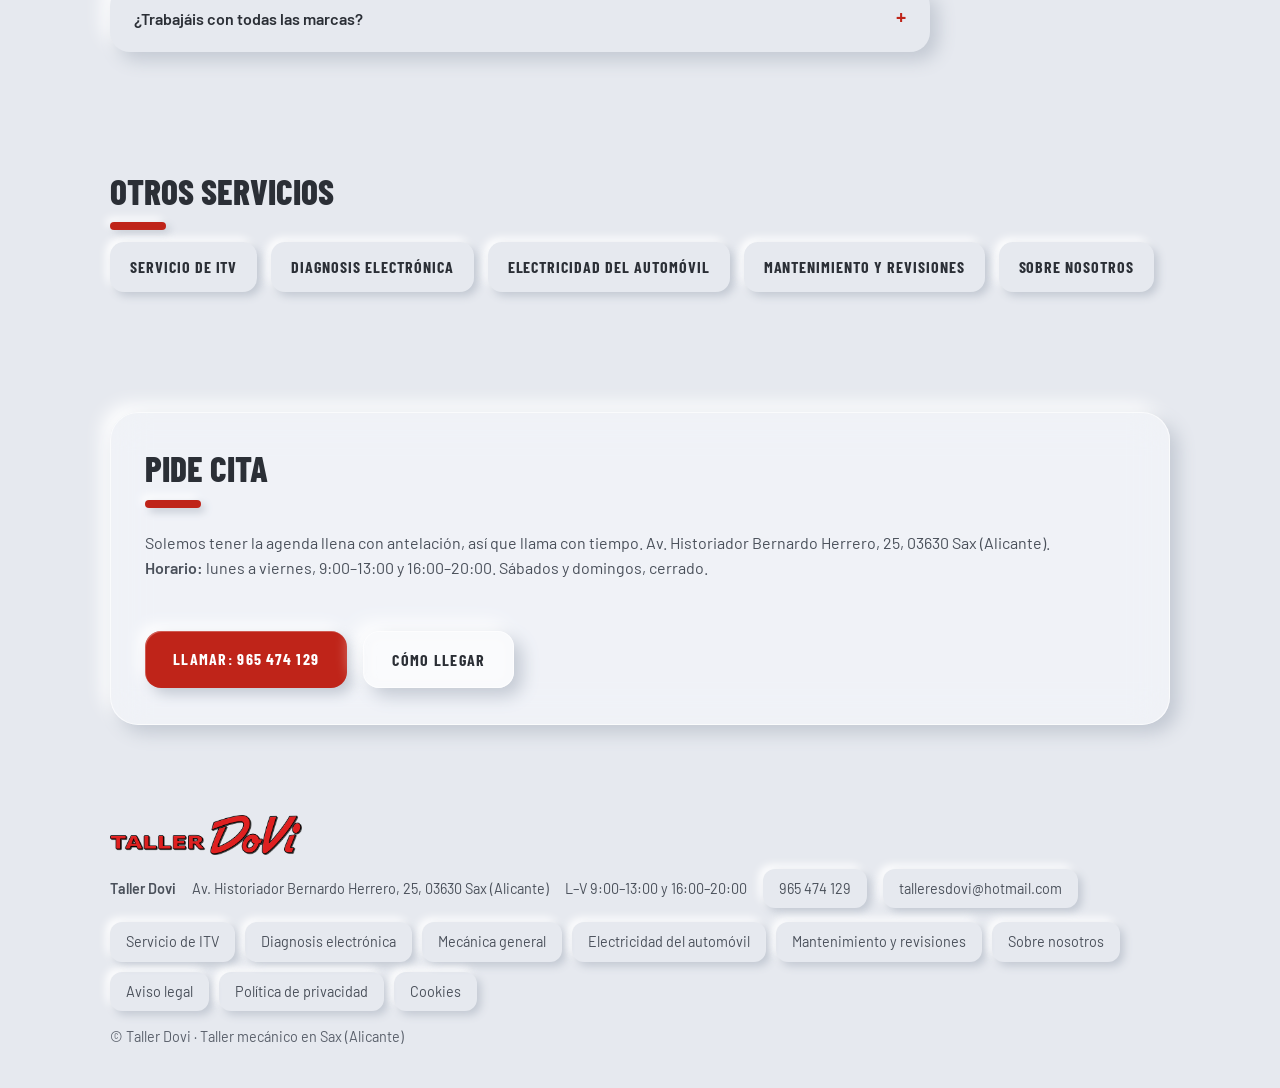
<file: mecanica-sax.html>
<!DOCTYPE html>
<html lang="es">
<head>
<meta charset="UTF-8">
<meta name="viewport" content="width=device-width, initial-scale=1">
<meta http-equiv="Content-Security-Policy" content="default-src 'self'; script-src 'self'; style-src 'self' 'unsafe-inline'; img-src 'self' data:; font-src 'self'; connect-src 'self'; frame-src https://www.google.com https://maps.google.com; object-src 'none'; base-uri 'self'; form-action 'none'; upgrade-insecure-requests">
<meta name="referrer" content="strict-origin-when-cross-origin">
<title>Taller de mecánica general en Sax · Taller Dovi</title>
<meta name="description" content="Motor, embrague, distribución, frenos, suspensión y dirección. Mecánica de todas las marcas con presupuesto previo en Sax (Alicante). Taller Dovi.">
<meta name="robots" content="index, follow, max-image-preview:large">
<link rel="canonical" href="https://tallerdovi.github.io/mecanica-sax">
<meta name="theme-color" content="#e6e9ef">
<link rel="icon" href="/favicon.ico" sizes="48x48">
<link rel="icon" href="/img/icon-96.png" sizes="96x96" type="image/png">
<link rel="icon" href="/img/icon-192.png" sizes="192x192" type="image/png">
<link rel="apple-touch-icon" href="/img/apple-touch-icon.png">
<link rel="manifest" href="/site.webmanifest">
<meta property="og:locale" content="es_ES">
<meta property="og:site_name" content="Taller Dovi">
<meta property="og:type" content="website">
<meta property="og:url" content="https://tallerdovi.github.io/mecanica-sax">
<meta property="og:title" content="Taller de mecánica general en Sax · Taller Dovi">
<meta property="og:description" content="Motor, embrague, distribución, frenos, suspensión y dirección. Mecánica de todas las marcas con presupuesto previo en Sax (Alicante). Taller Dovi.">
<meta property="og:image" content="https://tallerdovi.github.io/img/og-taller-dovi.jpg">
<meta name="twitter:card" content="summary_large_image">
<link rel="stylesheet" href="estilo.css">
<script type="application/ld+json">
{
 "@context": "https://schema.org",
 "@graph": [
  {
   "@type": "BreadcrumbList",
   "itemListElement": [
    {
     "@type": "ListItem",
     "position": 1,
     "name": "Inicio",
     "item": "https://tallerdovi.github.io/"
    },
    {
     "@type": "ListItem",
     "position": 2,
     "name": "Mecánica general",
     "item": "https://tallerdovi.github.io/mecanica-sax"
    }
   ]
  },
  {
   "@type": "Service",
   "name": "Mecánica general del automóvil",
   "serviceType": "Mecánica general del automóvil",
   "url": "https://tallerdovi.github.io/mecanica-sax",
   "provider": {
    "@id": "https://tallerdovi.github.io/#taller"
   },
   "areaServed": [
    {
     "@type": "City",
     "name": "Sax"
    },
    {
     "@type": "City",
     "name": "Villena"
    },
    {
     "@type": "City",
     "name": "Elda"
    },
    {
     "@type": "City",
     "name": "Petrer"
    },
    {
     "@type": "City",
     "name": "Salinas"
    }
   ]
  },
  {
   "@type": "FAQPage",
   "mainEntity": [
    {
     "@type": "Question",
     "name": "¿Me dais presupuesto antes de reparar?",
     "acceptedAnswer": {
      "@type": "Answer",
      "text": "Sí. Primero vemos qué le pasa al coche, te explicamos la reparación y su precio, y solo empezamos cuando lo apruebas."
     }
    },
    {
     "@type": "Question",
     "name": "¿Cuándo hay que cambiar la distribución?",
     "acceptedAnswer": {
      "@type": "Answer",
      "text": "Depende de cada motor: el fabricante marca un intervalo de kilómetros o años. Si no sabes cuándo se cambió, te lo miramos según el plan de tu coche."
     }
    },
    {
     "@type": "Question",
     "name": "¿Trabajáis con todas las marcas?",
     "acceptedAnswer": {
      "@type": "Answer",
      "text": "Sí, somos un taller multimarca."
     }
    }
   ]
  },
  {
   "@type": "AutoRepair",
   "@id": "https://tallerdovi.github.io/#taller",
   "name": "Taller Dovi",
   "url": "https://tallerdovi.github.io/",
   "telephone": "+34965474129",
   "email": "talleresdovi@hotmail.com",
   "address": {
    "@type": "PostalAddress",
    "streetAddress": "Av. Historiador Bernardo Herrero, 25",
    "addressLocality": "Sax",
    "addressRegion": "Alicante",
    "postalCode": "03630",
    "addressCountry": "ES"
   },
   "geo": {
    "@type": "GeoCoordinates",
    "latitude": 38.5336349,
    "longitude": -0.8260925
   },
   "hasMap": "https://maps.google.com/?cid=12576177530364534641",
   "openingHoursSpecification": [
    {
     "@type": "OpeningHoursSpecification",
     "dayOfWeek": [
      "Monday",
      "Tuesday",
      "Wednesday",
      "Thursday",
      "Friday"
     ],
     "opens": "09:00",
     "closes": "13:00"
    },
    {
     "@type": "OpeningHoursSpecification",
     "dayOfWeek": [
      "Monday",
      "Tuesday",
      "Wednesday",
      "Thursday",
      "Friday"
     ],
     "opens": "16:00",
     "closes": "20:00"
    }
   ]
  }
 ]
}
</script>
</head>
<body>
<header>
  <div class="wrap">
    <a class="logo" href="/" aria-label="Taller Dovi, inicio">
      <picture><source srcset="img/logo-taller-dovi.webp" type="image/webp"><img src="img/logo-taller-dovi.png" alt="Logotipo de Taller Dovi" width="600" height="125"></picture>
    </a>
    <nav aria-label="Principal">
      <a href="/#servicios">Servicios</a>
      <a href="/sobre-nosotros">El taller</a>
      <a href="/#preguntas">Preguntas</a>
      <a href="#contacto">Contacto</a>
    </nav>
  </div>
</header>
<div class="bg-fachada" aria-hidden="true"></div>
<main>
<div class="wrap"><div class="crumbs" role="navigation" aria-label="Migas de pan"><a href="/">Inicio</a> › <span>Mecánica general</span></div></div>
<div class="page-hero">
  <div class="wrap">
    <div class="panel">
      <div class="kicker">Taller Dovi · Sax (Alicante)</div>
      <h1>Mecánica general en Sax</h1>
      <p>Reparamos la mecánica de coches de todas las marcas: motor, embrague, distribución, frenos, suspensión y dirección. Antes de empezar te explicamos qué tiene el coche y te damos presupuesto.</p>
      <div class="cta"><a class="btn" href="tel:+34965474129">Llamar: 965 474 129</a><a class="btn ghost" href="https://www.google.com/maps/dir/?api=1&amp;destination=Taller+Dovi,+Av.+Historiador+Bernardo+Herrero+25,+03630+Sax,+Alicante&amp;travelmode=driving" target="_blank" rel="noopener">Cómo llegar</a></div>
    </div>
  </div>
</div>
<section>
  <div class="wrap">
    <div class="box">
      <h2>Qué reparamos</h2>
      <ul class="checks"><li><b>Motor:</b> fugas, ruidos, pérdidas de potencia</li><li><b>Embrague:</b> patina, pedal duro o alto, ruidos</li><li><b>Distribución:</b> correa o cadena y bomba de agua</li><li><b>Frenos:</b> pastillas, discos, líquido y pinzas</li><li><b>Suspensión:</b> amortiguadores, muelles, silentblocks</li><li><b>Dirección:</b> rótulas, holguras, vibraciones</li></ul>
    </div>
  </div>
</section>
<section>
  <div class="wrap">
    <div class="box">
      <h2>Señales de que algo no va bien</h2>
      <p>Ruidos o chirridos al frenar, vibraciones en el volante, el coche que se va hacia un lado, golpes al pasar baches, olor a quemado o manchas de líquido debajo del coche. Cuanto antes lo revisemos, más fácil y barato suele ser de arreglar.</p>
    </div>
  </div>
</section>
<section id="preguntas">
  <div class="wrap">
    <h2>Preguntas frecuentes</h2>
    <div class="faq">
      <details><summary>¿Me dais presupuesto antes de reparar?</summary><p>Sí. Primero vemos qué le pasa al coche, te explicamos la reparación y su precio, y solo empezamos cuando lo apruebas.</p></details>
      <details><summary>¿Cuándo hay que cambiar la distribución?</summary><p>Depende de cada motor: el fabricante marca un intervalo de kilómetros o años. Si no sabes cuándo se cambió, te lo miramos según el plan de tu coche.</p></details>
      <details><summary>¿Trabajáis con todas las marcas?</summary><p>Sí, somos un taller multimarca.</p></details>
    </div>
  </div>
</section>
<section><div class="wrap"><h2>Otros servicios</h2><div class="related"><a href="/itv-sax">Servicio de ITV</a><a href="/diagnosis-coche-sax">Diagnosis electrónica</a><a href="/electricidad-coche-sax">Electricidad del automóvil</a><a href="/mantenimiento-coche-sax">Mantenimiento y revisiones</a><a href="/sobre-nosotros">Sobre nosotros</a></div></div></section>
<section id="contacto">
  <div class="wrap">
    <div class="box cta-band">
      <div>
        <h2>Pide cita</h2>
        <p>Solemos tener la agenda llena con antelación, así que llama con tiempo. Av. Historiador Bernardo Herrero, 25, 03630 Sax (Alicante).</p>
        <p><b>Horario:</b> lunes a viernes, 9:00–13:00 y 16:00–20:00. Sábados y domingos, cerrado.</p>
      </div>
      <div class="cta"><a class="btn" href="tel:+34965474129">Llamar: 965 474 129</a><a class="btn ghost" href="https://www.google.com/maps/dir/?api=1&amp;destination=Taller+Dovi,+Av.+Historiador+Bernardo+Herrero+25,+03630+Sax,+Alicante&amp;travelmode=driving" target="_blank" rel="noopener">Cómo llegar</a></div>
    </div>
  </div>
</section>
</main>
<footer>
  <div class="wrap">
    <img src="img/logo-taller-dovi.png" alt="Taller Dovi" width="600" height="125" loading="lazy">
    <span class="foot-nap"><b>Taller Dovi</b><span>Av. Historiador Bernardo Herrero, 25, 03630 Sax (Alicante)</span><span>L–V 9:00–13:00 y 16:00–20:00</span><a href="tel:+34965474129">965 474 129</a><a href="mailto:talleresdovi@hotmail.com">talleresdovi@hotmail.com</a></span>
    <div class="foot-nav" role="navigation" aria-label="Servicios"><a href="/itv-sax">Servicio de ITV</a><a href="/diagnosis-coche-sax">Diagnosis electrónica</a><a href="/mecanica-sax">Mecánica general</a><a href="/electricidad-coche-sax">Electricidad del automóvil</a><a href="/mantenimiento-coche-sax">Mantenimiento y revisiones</a><a href="/sobre-nosotros">Sobre nosotros</a><a href="/aviso-legal">Aviso legal</a><a href="/privacidad">Política de privacidad</a><a href="/cookies">Cookies</a></div>
    <span>© Taller Dovi · Taller mecánico en Sax (Alicante)</span>
  </div>
</footer>
<a class="float-call" href="tel:+34965474129">Llamar al taller · 965 474 129</a>
</body>
</html>
</file>
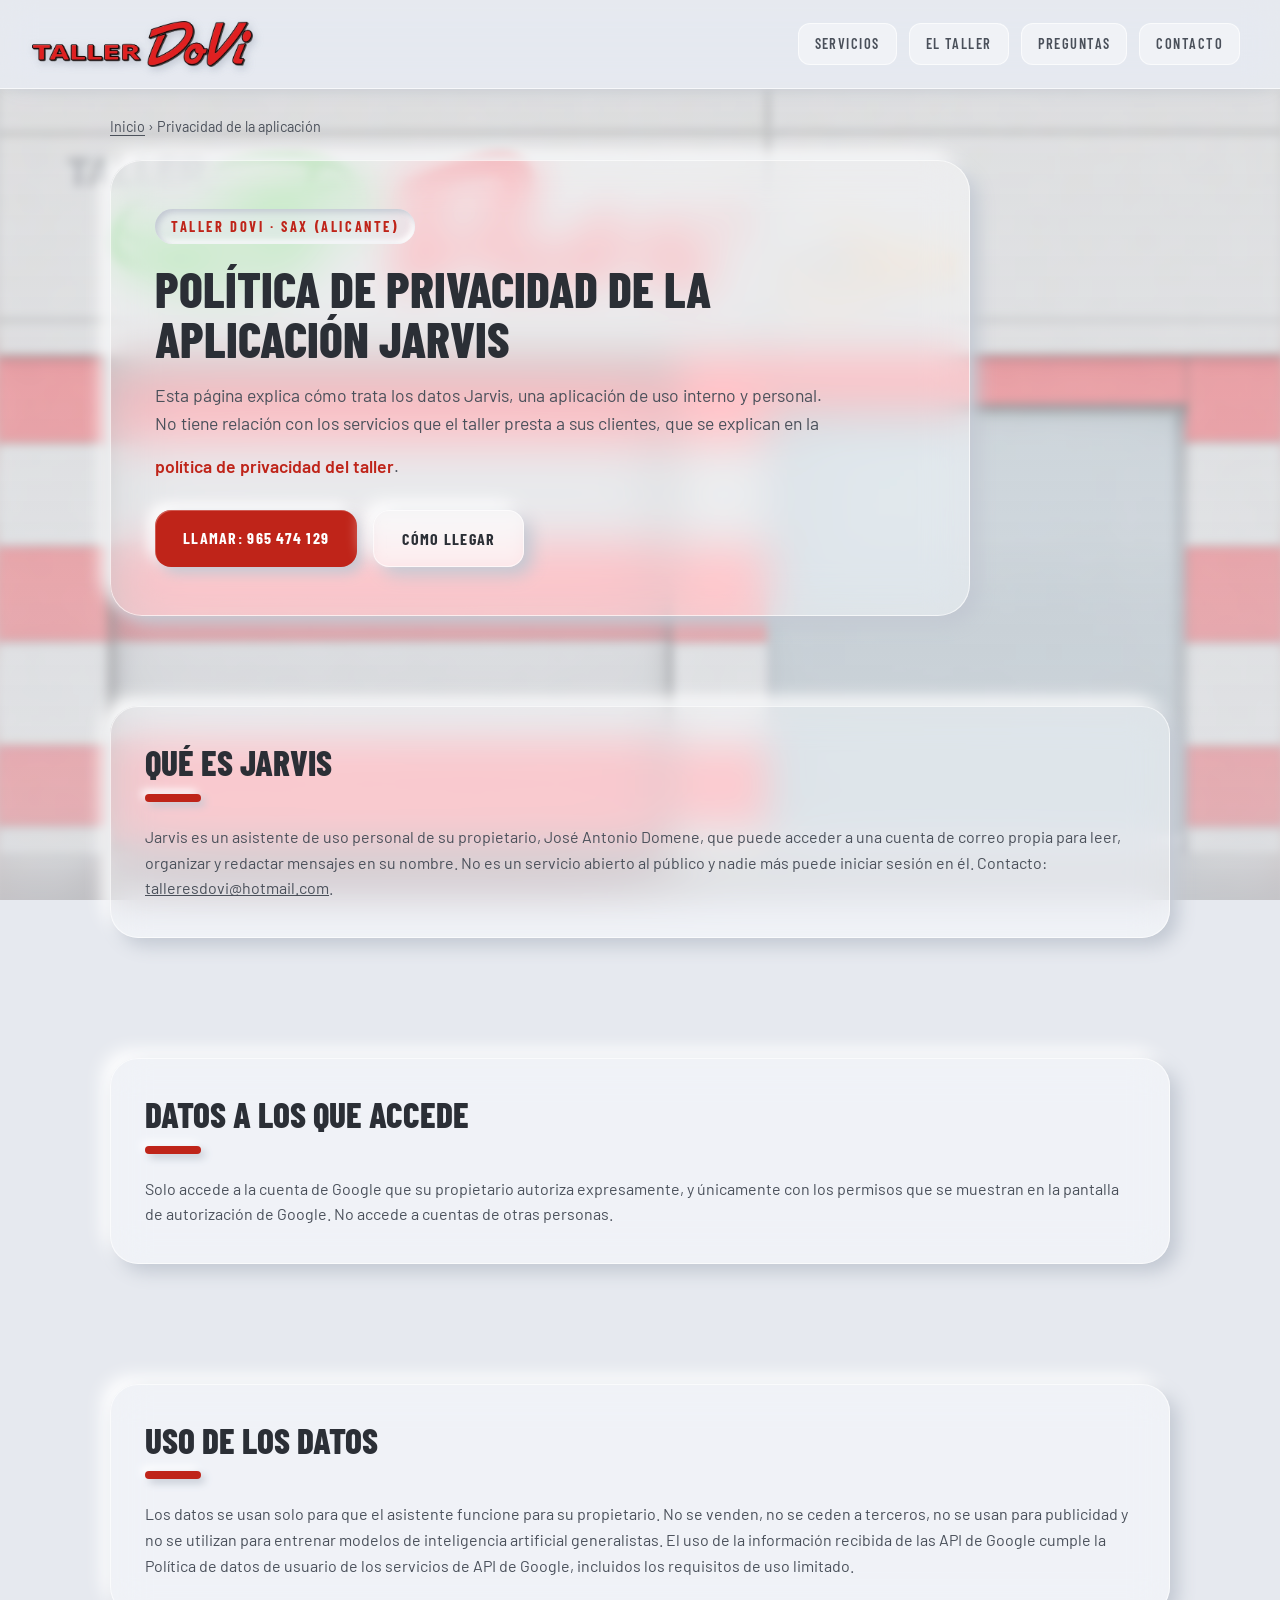
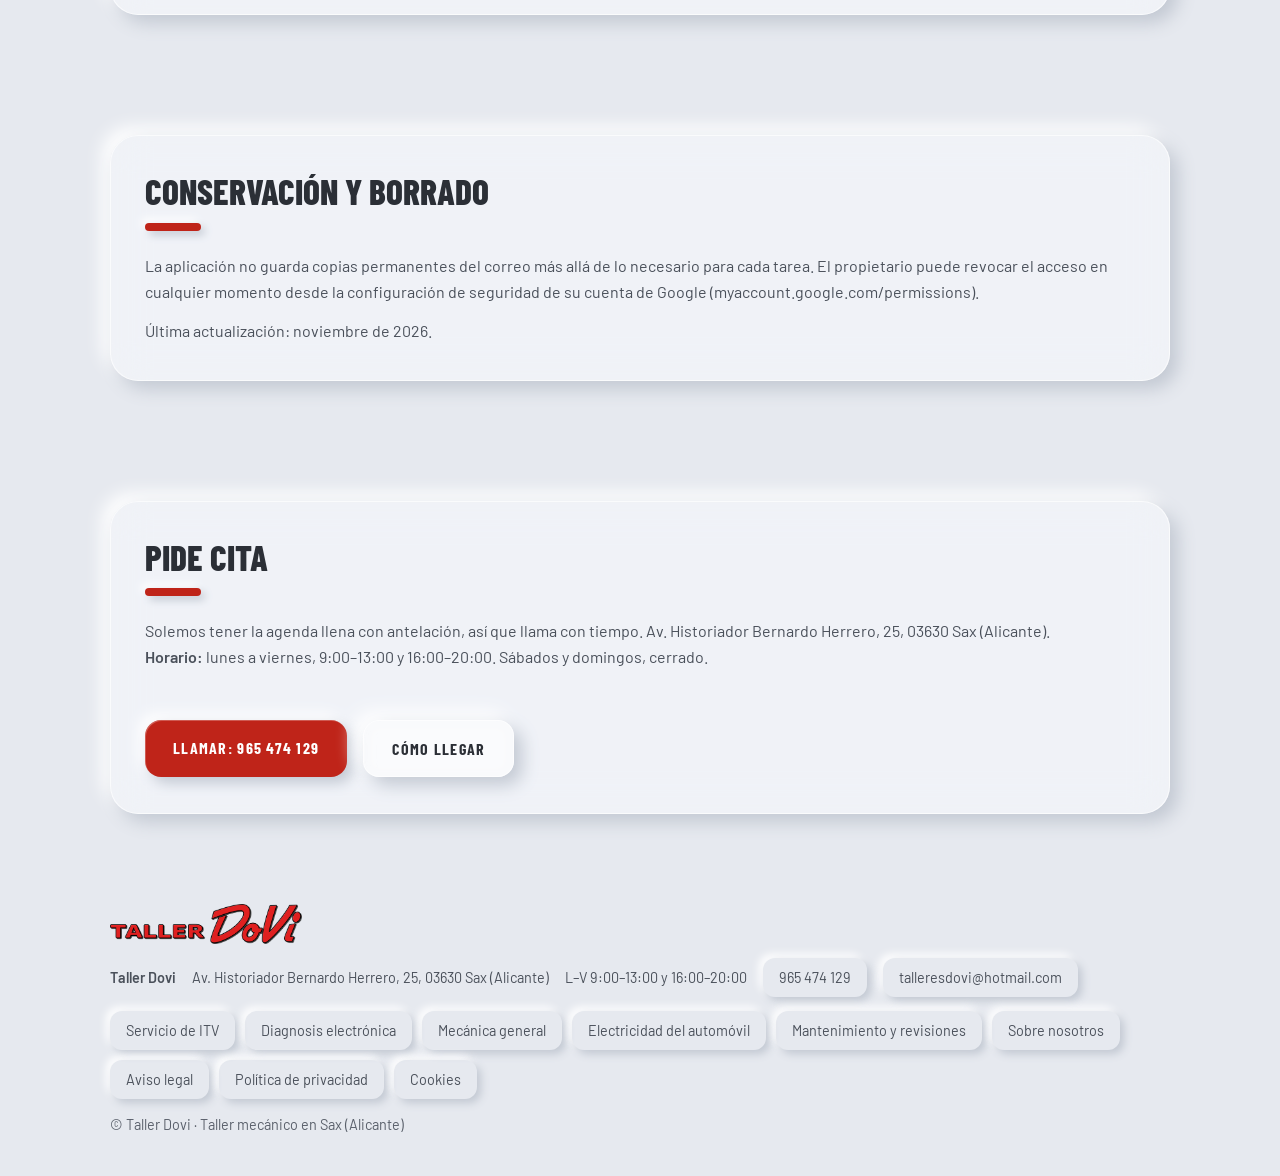
<file: privacidad-app.html>
<!DOCTYPE html>
<html lang="es">
<head>
<meta charset="UTF-8">
<meta name="viewport" content="width=device-width, initial-scale=1">
<meta http-equiv="Content-Security-Policy" content="default-src 'self'; script-src 'self'; style-src 'self' 'unsafe-inline'; img-src 'self' data:; font-src 'self'; connect-src 'self'; frame-src https://www.google.com https://maps.google.com; object-src 'none'; base-uri 'self'; form-action 'none'; upgrade-insecure-requests">
<meta name="referrer" content="strict-origin-when-cross-origin">
<title>Privacidad de la aplicación Jarvis · Taller Dovi</title>
<meta name="description" content="Política de privacidad de Jarvis, aplicación de uso interno y personal que accede únicamente a la cuenta de correo de su propietario.">
<meta name="robots" content="noindex, follow">
<link rel="canonical" href="https://tallerdovi.github.io/privacidad-app">
<meta name="theme-color" content="#e6e9ef">
<link rel="icon" href="/favicon.ico" sizes="48x48">
<link rel="icon" href="/img/icon-96.png" sizes="96x96" type="image/png">
<link rel="icon" href="/img/icon-192.png" sizes="192x192" type="image/png">
<link rel="apple-touch-icon" href="/img/apple-touch-icon.png">
<link rel="manifest" href="/site.webmanifest">
<meta property="og:locale" content="es_ES">
<meta property="og:site_name" content="Taller Dovi">
<meta property="og:type" content="website">
<meta property="og:url" content="https://tallerdovi.github.io/privacidad-app">
<meta property="og:title" content="Privacidad de la aplicación Jarvis · Taller Dovi">
<meta property="og:description" content="Política de privacidad de Jarvis, aplicación de uso interno y personal que accede únicamente a la cuenta de correo de su propietario.">
<meta property="og:image" content="https://tallerdovi.github.io/img/og-taller-dovi.jpg">
<meta name="twitter:card" content="summary_large_image">
<link rel="stylesheet" href="estilo.css">
<script type="application/ld+json">
{
 "@context": "https://schema.org",
 "@graph": [
  {
   "@type": "BreadcrumbList",
   "itemListElement": [
    {
     "@type": "ListItem",
     "position": 1,
     "name": "Inicio",
     "item": "https://tallerdovi.github.io/"
    },
    {
     "@type": "ListItem",
     "position": 2,
     "name": "Privacidad de la aplicación",
     "item": "https://tallerdovi.github.io/privacidad-app"
    }
   ]
  },
  {
   "@type": "AutoRepair",
   "@id": "https://tallerdovi.github.io/#taller",
   "name": "Taller Dovi",
   "url": "https://tallerdovi.github.io/",
   "telephone": "+34965474129",
   "email": "talleresdovi@hotmail.com",
   "address": {
    "@type": "PostalAddress",
    "streetAddress": "Av. Historiador Bernardo Herrero, 25",
    "addressLocality": "Sax",
    "addressRegion": "Alicante",
    "postalCode": "03630",
    "addressCountry": "ES"
   },
   "geo": {
    "@type": "GeoCoordinates",
    "latitude": 38.5336349,
    "longitude": -0.8260925
   },
   "hasMap": "https://maps.google.com/?cid=12576177530364534641",
   "openingHoursSpecification": [
    {
     "@type": "OpeningHoursSpecification",
     "dayOfWeek": [
      "Monday",
      "Tuesday",
      "Wednesday",
      "Thursday",
      "Friday"
     ],
     "opens": "09:00",
     "closes": "13:00"
    },
    {
     "@type": "OpeningHoursSpecification",
     "dayOfWeek": [
      "Monday",
      "Tuesday",
      "Wednesday",
      "Thursday",
      "Friday"
     ],
     "opens": "16:00",
     "closes": "20:00"
    }
   ]
  }
 ]
}
</script>
</head>
<body>
<header>
  <div class="wrap">
    <a class="logo" href="/" aria-label="Taller Dovi, inicio">
      <picture><source srcset="img/logo-taller-dovi.webp" type="image/webp"><img src="img/logo-taller-dovi.png" alt="Logotipo de Taller Dovi" width="600" height="125"></picture>
    </a>
    <nav aria-label="Principal">
      <a href="/#servicios">Servicios</a>
      <a href="/sobre-nosotros">El taller</a>
      <a href="/#preguntas">Preguntas</a>
      <a href="#contacto">Contacto</a>
    </nav>
  </div>
</header>
<div class="bg-fachada" aria-hidden="true"></div>
<main>
<div class="wrap"><div class="crumbs" role="navigation" aria-label="Migas de pan"><a href="/">Inicio</a> › <span>Privacidad de la aplicación</span></div></div>
<div class="page-hero">
  <div class="wrap">
    <div class="panel">
      <div class="kicker">Taller Dovi · Sax (Alicante)</div>
      <h1>Política de privacidad de la aplicación Jarvis</h1>
      <p>Esta página explica cómo trata los datos Jarvis, una aplicación de uso interno y personal. No tiene relación con los servicios que el taller presta a sus clientes, que se explican en la <a class="more" href="/privacidad">política de privacidad del taller</a>.</p>
      <div class="cta"><a class="btn" href="tel:+34965474129">Llamar: 965 474 129</a><a class="btn ghost" href="https://www.google.com/maps/dir/?api=1&amp;destination=Taller+Dovi,+Av.+Historiador+Bernardo+Herrero+25,+03630+Sax,+Alicante&amp;travelmode=driving" target="_blank" rel="noopener">Cómo llegar</a></div>
    </div>
  </div>
</div>
<section>
  <div class="wrap">
    <div class="box">
      <h2>Qué es Jarvis</h2>
      <p>Jarvis es un asistente de uso personal de su propietario, José Antonio Domene, que puede acceder a una cuenta de correo propia para leer, organizar y redactar mensajes en su nombre. No es un servicio abierto al público y nadie más puede iniciar sesión en él. Contacto: <a href="mailto:talleresdovi@hotmail.com">talleresdovi@hotmail.com</a>.</p>
    </div>
  </div>
</section>
<section>
  <div class="wrap">
    <div class="box">
      <h2>Datos a los que accede</h2>
      <p>Solo accede a la cuenta de Google que su propietario autoriza expresamente, y únicamente con los permisos que se muestran en la pantalla de autorización de Google. No accede a cuentas de otras personas.</p>
    </div>
  </div>
</section>
<section>
  <div class="wrap">
    <div class="box">
      <h2>Uso de los datos</h2>
      <p>Los datos se usan solo para que el asistente funcione para su propietario. No se venden, no se ceden a terceros, no se usan para publicidad y no se utilizan para entrenar modelos de inteligencia artificial generalistas. El uso de la información recibida de las API de Google cumple la Política de datos de usuario de los servicios de API de Google, incluidos los requisitos de uso limitado.</p>
    </div>
  </div>
</section>
<section>
  <div class="wrap">
    <div class="box">
      <h2>Conservación y borrado</h2>
      <p>La aplicación no guarda copias permanentes del correo más allá de lo necesario para cada tarea. El propietario puede revocar el acceso en cualquier momento desde la configuración de seguridad de su cuenta de Google (myaccount.google.com/permissions).</p><p>Última actualización: noviembre de 2026.</p>
    </div>
  </div>
</section>


<section id="contacto">
  <div class="wrap">
    <div class="box cta-band">
      <div>
        <h2>Pide cita</h2>
        <p>Solemos tener la agenda llena con antelación, así que llama con tiempo. Av. Historiador Bernardo Herrero, 25, 03630 Sax (Alicante).</p>
        <p><b>Horario:</b> lunes a viernes, 9:00–13:00 y 16:00–20:00. Sábados y domingos, cerrado.</p>
      </div>
      <div class="cta"><a class="btn" href="tel:+34965474129">Llamar: 965 474 129</a><a class="btn ghost" href="https://www.google.com/maps/dir/?api=1&amp;destination=Taller+Dovi,+Av.+Historiador+Bernardo+Herrero+25,+03630+Sax,+Alicante&amp;travelmode=driving" target="_blank" rel="noopener">Cómo llegar</a></div>
    </div>
  </div>
</section>
</main>
<footer>
  <div class="wrap">
    <img src="img/logo-taller-dovi.png" alt="Taller Dovi" width="600" height="125" loading="lazy">
    <span class="foot-nap"><b>Taller Dovi</b><span>Av. Historiador Bernardo Herrero, 25, 03630 Sax (Alicante)</span><span>L–V 9:00–13:00 y 16:00–20:00</span><a href="tel:+34965474129">965 474 129</a><a href="mailto:talleresdovi@hotmail.com">talleresdovi@hotmail.com</a></span>
    <div class="foot-nav" role="navigation" aria-label="Servicios"><a href="/itv-sax">Servicio de ITV</a><a href="/diagnosis-coche-sax">Diagnosis electrónica</a><a href="/mecanica-sax">Mecánica general</a><a href="/electricidad-coche-sax">Electricidad del automóvil</a><a href="/mantenimiento-coche-sax">Mantenimiento y revisiones</a><a href="/sobre-nosotros">Sobre nosotros</a><a href="/aviso-legal">Aviso legal</a><a href="/privacidad">Política de privacidad</a><a href="/cookies">Cookies</a></div>
    <span>© Taller Dovi · Taller mecánico en Sax (Alicante)</span>
  </div>
</footer>
<a class="float-call" href="tel:+34965474129">Llamar al taller · 965 474 129</a>
</body>
</html>
</file>
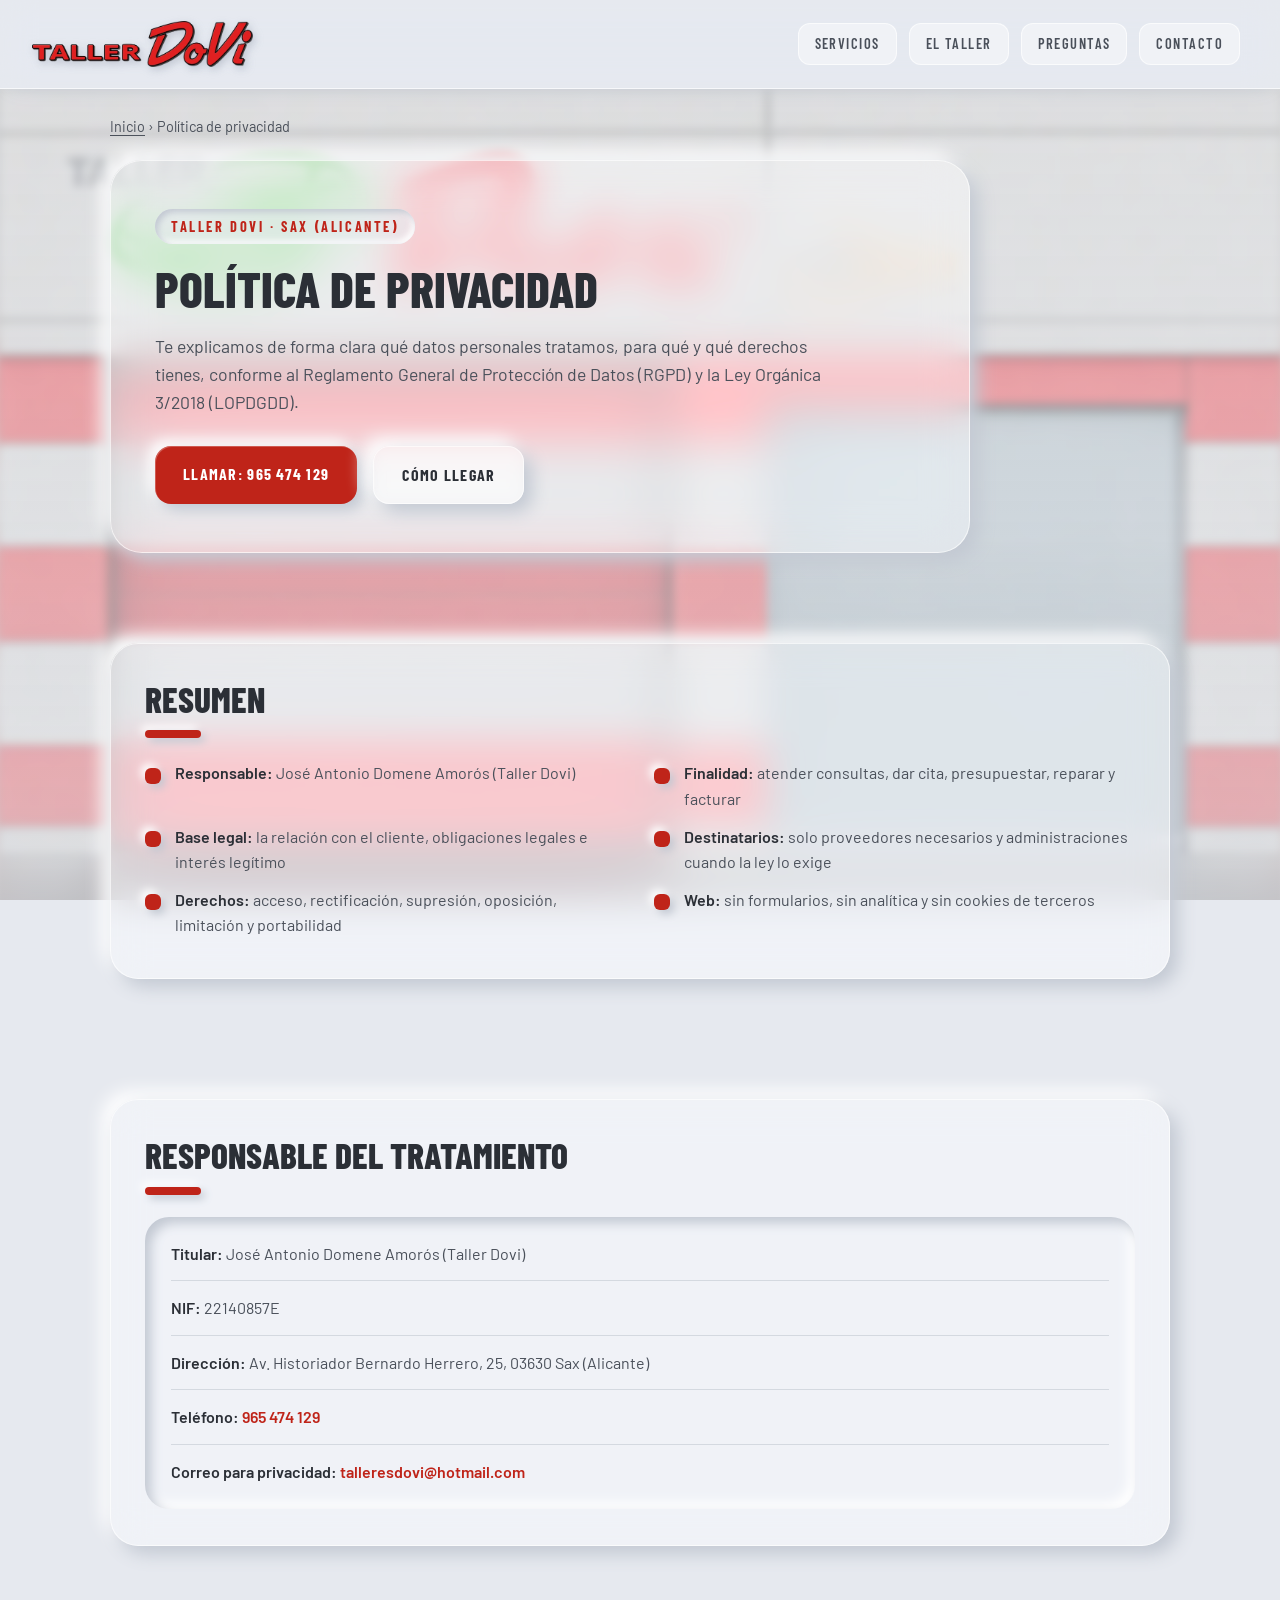
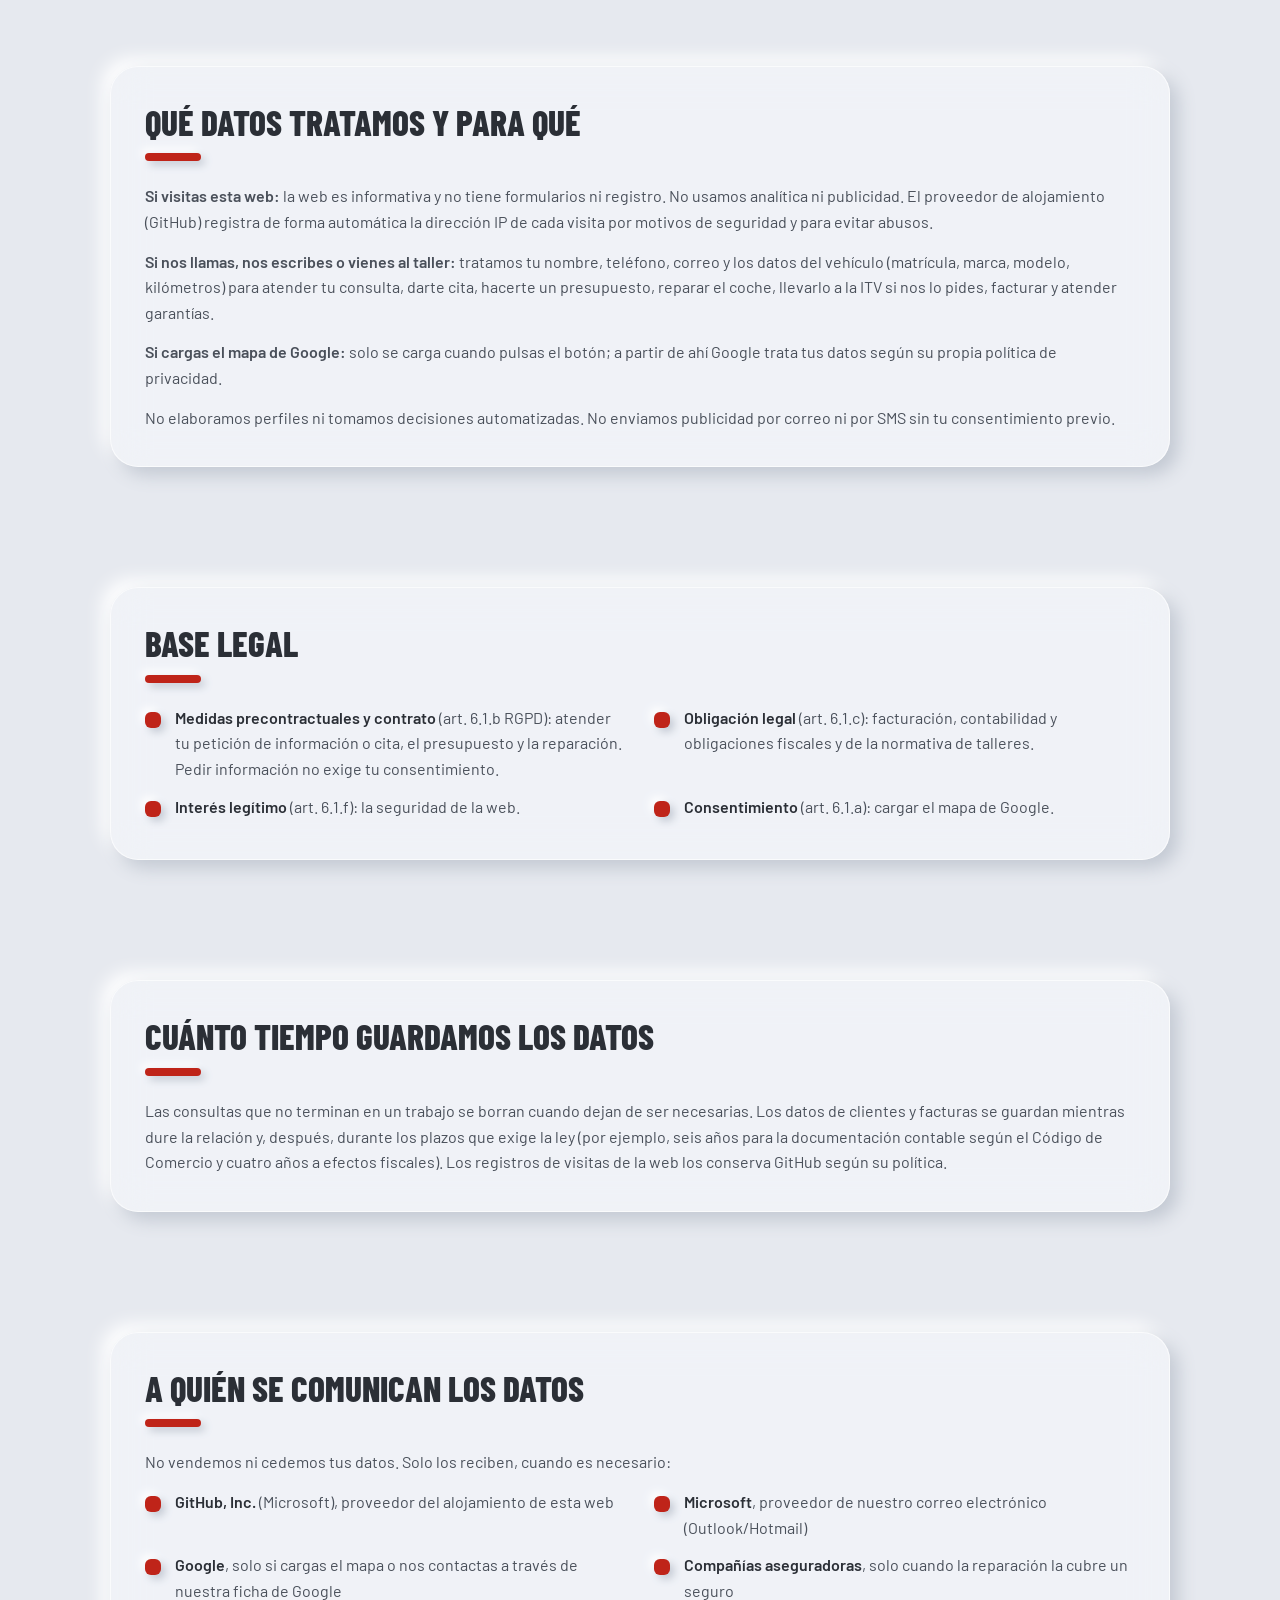
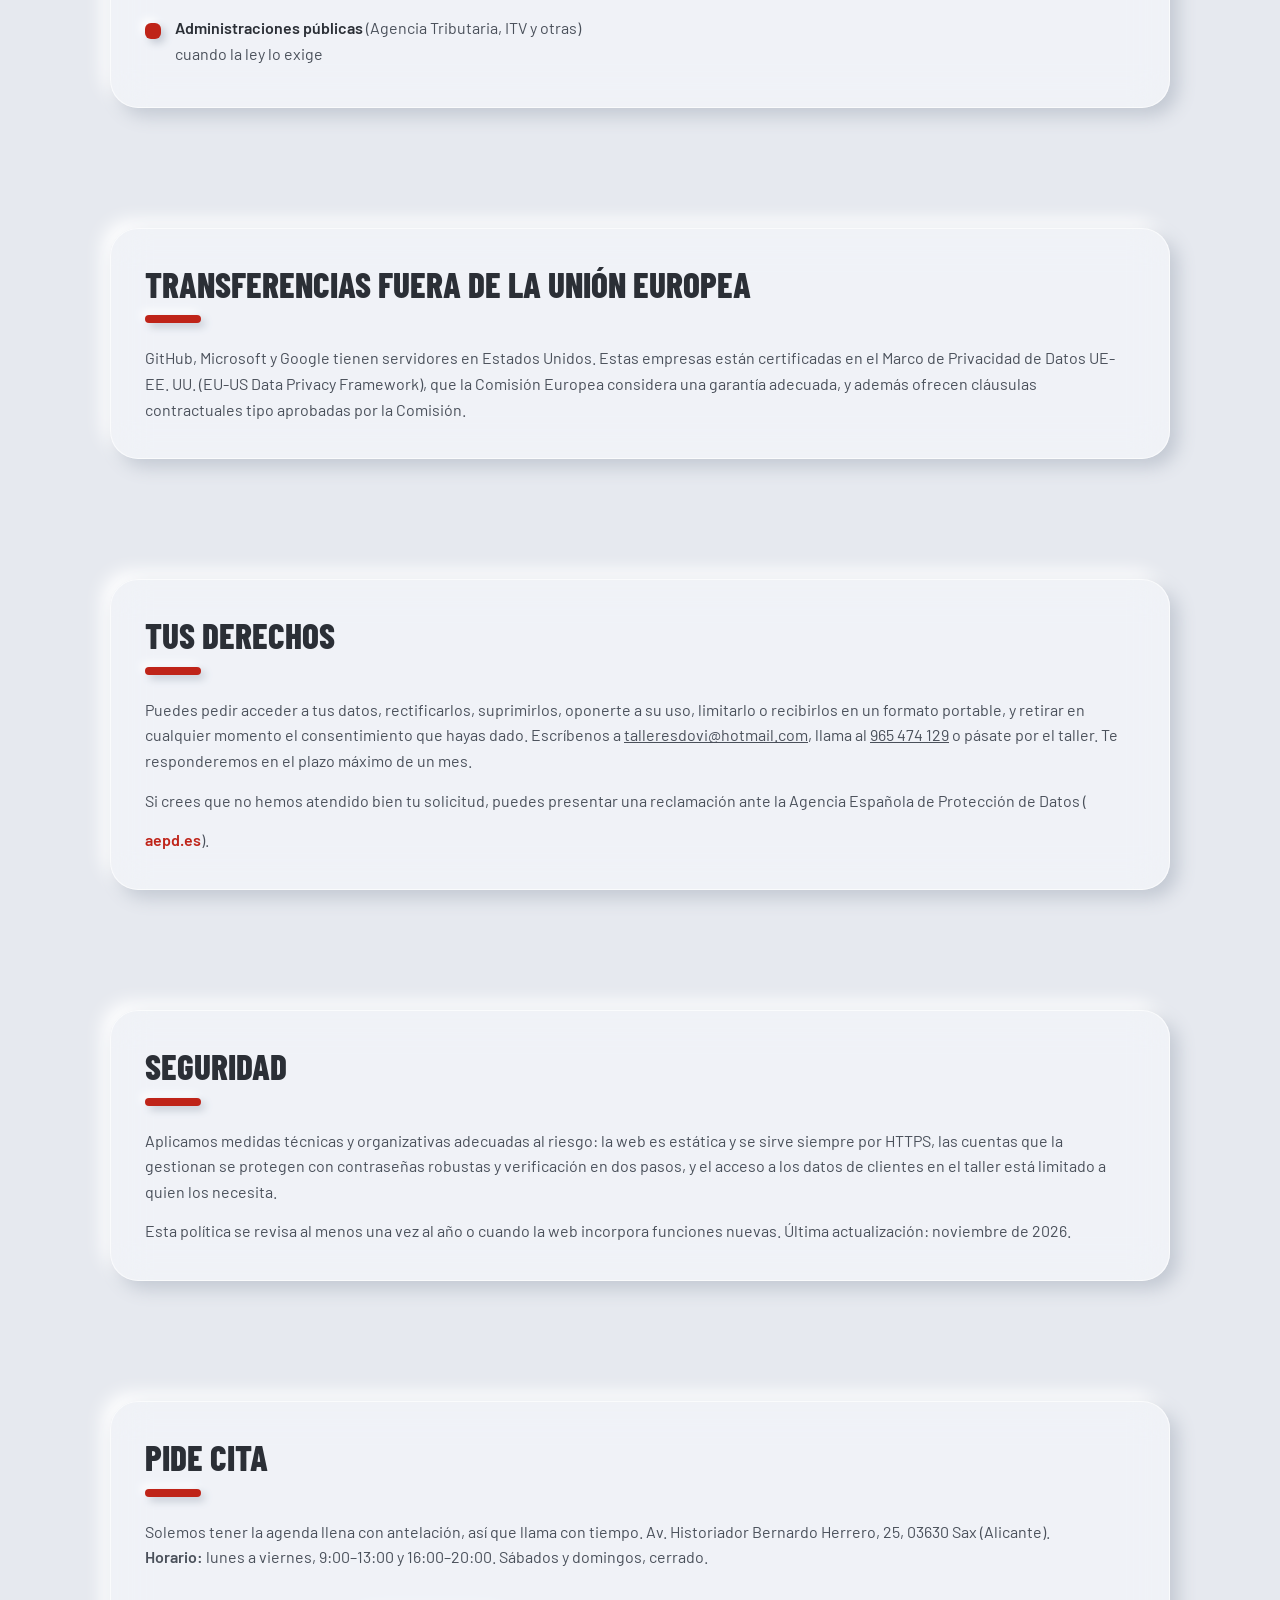
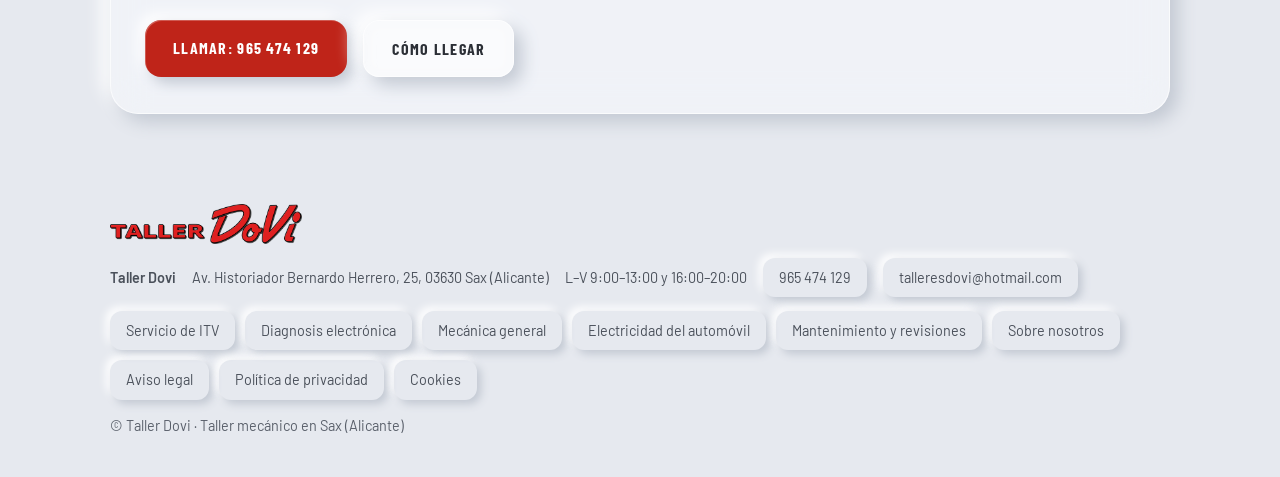
<file: privacidad.html>
<!DOCTYPE html>
<html lang="es">
<head>
<meta charset="UTF-8">
<meta name="viewport" content="width=device-width, initial-scale=1">
<meta http-equiv="Content-Security-Policy" content="default-src 'self'; script-src 'self'; style-src 'self' 'unsafe-inline'; img-src 'self' data:; font-src 'self'; connect-src 'self'; frame-src https://www.google.com https://maps.google.com; object-src 'none'; base-uri 'self'; form-action 'none'; upgrade-insecure-requests">
<meta name="referrer" content="strict-origin-when-cross-origin">
<title>Política de privacidad · Taller Dovi</title>
<meta name="description" content="Política de privacidad de Taller Dovi, taller mecánico en Sax (Alicante): qué datos tratamos, para qué, durante cuánto tiempo y cómo ejercer tus derechos.">
<meta name="robots" content="noindex, follow">
<link rel="canonical" href="https://tallerdovi.github.io/privacidad">
<meta name="theme-color" content="#e6e9ef">
<link rel="icon" href="/favicon.ico" sizes="48x48">
<link rel="icon" href="/img/icon-96.png" sizes="96x96" type="image/png">
<link rel="icon" href="/img/icon-192.png" sizes="192x192" type="image/png">
<link rel="apple-touch-icon" href="/img/apple-touch-icon.png">
<link rel="manifest" href="/site.webmanifest">
<meta property="og:locale" content="es_ES">
<meta property="og:site_name" content="Taller Dovi">
<meta property="og:type" content="website">
<meta property="og:url" content="https://tallerdovi.github.io/privacidad">
<meta property="og:title" content="Política de privacidad · Taller Dovi">
<meta property="og:description" content="Política de privacidad de Taller Dovi, taller mecánico en Sax (Alicante): qué datos tratamos, para qué, durante cuánto tiempo y cómo ejercer tus derechos.">
<meta property="og:image" content="https://tallerdovi.github.io/img/og-taller-dovi.jpg">
<meta name="twitter:card" content="summary_large_image">
<link rel="stylesheet" href="estilo.css">
<script type="application/ld+json">
{
 "@context": "https://schema.org",
 "@graph": [
  {
   "@type": "BreadcrumbList",
   "itemListElement": [
    {
     "@type": "ListItem",
     "position": 1,
     "name": "Inicio",
     "item": "https://tallerdovi.github.io/"
    },
    {
     "@type": "ListItem",
     "position": 2,
     "name": "Política de privacidad",
     "item": "https://tallerdovi.github.io/privacidad"
    }
   ]
  },
  {
   "@type": "AutoRepair",
   "@id": "https://tallerdovi.github.io/#taller",
   "name": "Taller Dovi",
   "url": "https://tallerdovi.github.io/",
   "telephone": "+34965474129",
   "email": "talleresdovi@hotmail.com",
   "address": {
    "@type": "PostalAddress",
    "streetAddress": "Av. Historiador Bernardo Herrero, 25",
    "addressLocality": "Sax",
    "addressRegion": "Alicante",
    "postalCode": "03630",
    "addressCountry": "ES"
   },
   "geo": {
    "@type": "GeoCoordinates",
    "latitude": 38.5336349,
    "longitude": -0.8260925
   },
   "hasMap": "https://maps.google.com/?cid=12576177530364534641",
   "openingHoursSpecification": [
    {
     "@type": "OpeningHoursSpecification",
     "dayOfWeek": [
      "Monday",
      "Tuesday",
      "Wednesday",
      "Thursday",
      "Friday"
     ],
     "opens": "09:00",
     "closes": "13:00"
    },
    {
     "@type": "OpeningHoursSpecification",
     "dayOfWeek": [
      "Monday",
      "Tuesday",
      "Wednesday",
      "Thursday",
      "Friday"
     ],
     "opens": "16:00",
     "closes": "20:00"
    }
   ]
  }
 ]
}
</script>
</head>
<body>
<header>
  <div class="wrap">
    <a class="logo" href="/" aria-label="Taller Dovi, inicio">
      <picture><source srcset="img/logo-taller-dovi.webp" type="image/webp"><img src="img/logo-taller-dovi.png" alt="Logotipo de Taller Dovi" width="600" height="125"></picture>
    </a>
    <nav aria-label="Principal">
      <a href="/#servicios">Servicios</a>
      <a href="/sobre-nosotros">El taller</a>
      <a href="/#preguntas">Preguntas</a>
      <a href="#contacto">Contacto</a>
    </nav>
  </div>
</header>
<div class="bg-fachada" aria-hidden="true"></div>
<main>
<div class="wrap"><div class="crumbs" role="navigation" aria-label="Migas de pan"><a href="/">Inicio</a> › <span>Política de privacidad</span></div></div>
<div class="page-hero">
  <div class="wrap">
    <div class="panel">
      <div class="kicker">Taller Dovi · Sax (Alicante)</div>
      <h1>Política de privacidad</h1>
      <p>Te explicamos de forma clara qué datos personales tratamos, para qué y qué derechos tienes, conforme al Reglamento General de Protección de Datos (RGPD) y la Ley Orgánica 3/2018 (LOPDGDD).</p>
      <div class="cta"><a class="btn" href="tel:+34965474129">Llamar: 965 474 129</a><a class="btn ghost" href="https://www.google.com/maps/dir/?api=1&amp;destination=Taller+Dovi,+Av.+Historiador+Bernardo+Herrero+25,+03630+Sax,+Alicante&amp;travelmode=driving" target="_blank" rel="noopener">Cómo llegar</a></div>
    </div>
  </div>
</div>
<section>
  <div class="wrap">
    <div class="box">
      <h2>Resumen</h2>
      <ul class="checks"><li><b>Responsable:</b> José Antonio Domene Amorós (Taller Dovi)</li><li><b>Finalidad:</b> atender consultas, dar cita, presupuestar, reparar y facturar</li><li><b>Base legal:</b> la relación con el cliente, obligaciones legales e interés legítimo</li><li><b>Destinatarios:</b> solo proveedores necesarios y administraciones cuando la ley lo exige</li><li><b>Derechos:</b> acceso, rectificación, supresión, oposición, limitación y portabilidad</li><li><b>Web:</b> sin formularios, sin analítica y sin cookies de terceros</li></ul>
    </div>
  </div>
</section>
<section>
  <div class="wrap">
    <div class="box">
      <h2>Responsable del tratamiento</h2>
      <ul class="facts"><li><b>Titular:</b> José Antonio Domene Amorós (Taller Dovi)</li><li><b>NIF:</b> 22140857&#69;</li><li><b>Dirección:</b> Av. Historiador Bernardo Herrero, 25, 03630 Sax (Alicante)</li><li><b>Teléfono:</b> <a href="tel:+34965474129">965 474 129</a></li><li><b>Correo para privacidad:</b> <a href="mailto:talleresdovi@hotmail.com">talleresdovi@hotmail.com</a></li></ul>
    </div>
  </div>
</section>
<section>
  <div class="wrap">
    <div class="box">
      <h2>Qué datos tratamos y para qué</h2>
      <p><b>Si visitas esta web:</b> la web es informativa y no tiene formularios ni registro. No usamos analítica ni publicidad. El proveedor de alojamiento (GitHub) registra de forma automática la dirección IP de cada visita por motivos de seguridad y para evitar abusos.</p><p><b>Si nos llamas, nos escribes o vienes al taller:</b> tratamos tu nombre, teléfono, correo y los datos del vehículo (matrícula, marca, modelo, kilómetros) para atender tu consulta, darte cita, hacerte un presupuesto, reparar el coche, llevarlo a la ITV si nos lo pides, facturar y atender garantías.</p><p><b>Si cargas el mapa de Google:</b> solo se carga cuando pulsas el botón; a partir de ahí Google trata tus datos según su propia política de privacidad.</p><p>No elaboramos perfiles ni tomamos decisiones automatizadas. No enviamos publicidad por correo ni por SMS sin tu consentimiento previo.</p>
    </div>
  </div>
</section>
<section>
  <div class="wrap">
    <div class="box">
      <h2>Base legal</h2>
      <ul class="checks"><li><b>Medidas precontractuales y contrato</b> (art. 6.1.b RGPD): atender tu petición de información o cita, el presupuesto y la reparación. Pedir información no exige tu consentimiento.</li><li><b>Obligación legal</b> (art. 6.1.c): facturación, contabilidad y obligaciones fiscales y de la normativa de talleres.</li><li><b>Interés legítimo</b> (art. 6.1.f): la seguridad de la web.</li><li><b>Consentimiento</b> (art. 6.1.a): cargar el mapa de Google.</li></ul>
    </div>
  </div>
</section>
<section>
  <div class="wrap">
    <div class="box">
      <h2>Cuánto tiempo guardamos los datos</h2>
      <p>Las consultas que no terminan en un trabajo se borran cuando dejan de ser necesarias. Los datos de clientes y facturas se guardan mientras dure la relación y, después, durante los plazos que exige la ley (por ejemplo, seis años para la documentación contable según el Código de Comercio y cuatro años a efectos fiscales). Los registros de visitas de la web los conserva GitHub según su política.</p>
    </div>
  </div>
</section>
<section>
  <div class="wrap">
    <div class="box">
      <h2>A quién se comunican los datos</h2>
      <p>No vendemos ni cedemos tus datos. Solo los reciben, cuando es necesario:</p><ul class="checks"><li><b>GitHub, Inc.</b> (Microsoft), proveedor del alojamiento de esta web</li><li><b>Microsoft</b>, proveedor de nuestro correo electrónico (Outlook/Hotmail)</li><li><b>Google</b>, solo si cargas el mapa o nos contactas a través de nuestra ficha de Google</li><li><b>Compañías aseguradoras</b>, solo cuando la reparación la cubre un seguro</li><li><b>Administraciones públicas</b> (Agencia Tributaria, ITV y otras) cuando la ley lo exige</li></ul>
    </div>
  </div>
</section>
<section>
  <div class="wrap">
    <div class="box">
      <h2>Transferencias fuera de la Unión Europea</h2>
      <p>GitHub, Microsoft y Google tienen servidores en Estados Unidos. Estas empresas están certificadas en el Marco de Privacidad de Datos UE-EE. UU. (EU-US Data Privacy Framework), que la Comisión Europea considera una garantía adecuada, y además ofrecen cláusulas contractuales tipo aprobadas por la Comisión.</p>
    </div>
  </div>
</section>
<section>
  <div class="wrap">
    <div class="box">
      <h2>Tus derechos</h2>
      <p>Puedes pedir acceder a tus datos, rectificarlos, suprimirlos, oponerte a su uso, limitarlo o recibirlos en un formato portable, y retirar en cualquier momento el consentimiento que hayas dado. Escríbenos a <a href="mailto:talleresdovi@hotmail.com">talleresdovi@hotmail.com</a>, llama al <a href="tel:+34965474129">965 474 129</a> o pásate por el taller. Te responderemos en el plazo máximo de un mes.</p><p>Si crees que no hemos atendido bien tu solicitud, puedes presentar una reclamación ante la Agencia Española de Protección de Datos (<a class="more" href="https://www.aepd.es" target="_blank" rel="noopener">aepd.es</a>).</p>
    </div>
  </div>
</section>
<section>
  <div class="wrap">
    <div class="box">
      <h2>Seguridad</h2>
      <p>Aplicamos medidas técnicas y organizativas adecuadas al riesgo: la web es estática y se sirve siempre por HTTPS, las cuentas que la gestionan se protegen con contraseñas robustas y verificación en dos pasos, y el acceso a los datos de clientes en el taller está limitado a quien los necesita.</p><p>Esta política se revisa al menos una vez al año o cuando la web incorpora funciones nuevas. Última actualización: noviembre de 2026.</p>
    </div>
  </div>
</section>


<section id="contacto">
  <div class="wrap">
    <div class="box cta-band">
      <div>
        <h2>Pide cita</h2>
        <p>Solemos tener la agenda llena con antelación, así que llama con tiempo. Av. Historiador Bernardo Herrero, 25, 03630 Sax (Alicante).</p>
        <p><b>Horario:</b> lunes a viernes, 9:00–13:00 y 16:00–20:00. Sábados y domingos, cerrado.</p>
      </div>
      <div class="cta"><a class="btn" href="tel:+34965474129">Llamar: 965 474 129</a><a class="btn ghost" href="https://www.google.com/maps/dir/?api=1&amp;destination=Taller+Dovi,+Av.+Historiador+Bernardo+Herrero+25,+03630+Sax,+Alicante&amp;travelmode=driving" target="_blank" rel="noopener">Cómo llegar</a></div>
    </div>
  </div>
</section>
</main>
<footer>
  <div class="wrap">
    <img src="img/logo-taller-dovi.png" alt="Taller Dovi" width="600" height="125" loading="lazy">
    <span class="foot-nap"><b>Taller Dovi</b><span>Av. Historiador Bernardo Herrero, 25, 03630 Sax (Alicante)</span><span>L–V 9:00–13:00 y 16:00–20:00</span><a href="tel:+34965474129">965 474 129</a><a href="mailto:talleresdovi@hotmail.com">talleresdovi@hotmail.com</a></span>
    <div class="foot-nav" role="navigation" aria-label="Servicios"><a href="/itv-sax">Servicio de ITV</a><a href="/diagnosis-coche-sax">Diagnosis electrónica</a><a href="/mecanica-sax">Mecánica general</a><a href="/electricidad-coche-sax">Electricidad del automóvil</a><a href="/mantenimiento-coche-sax">Mantenimiento y revisiones</a><a href="/sobre-nosotros">Sobre nosotros</a><a href="/aviso-legal">Aviso legal</a><a href="/privacidad">Política de privacidad</a><a href="/cookies">Cookies</a></div>
    <span>© Taller Dovi · Taller mecánico en Sax (Alicante)</span>
  </div>
</footer>
<a class="float-call" href="tel:+34965474129">Llamar al taller · 965 474 129</a>
</body>
</html>
</file>
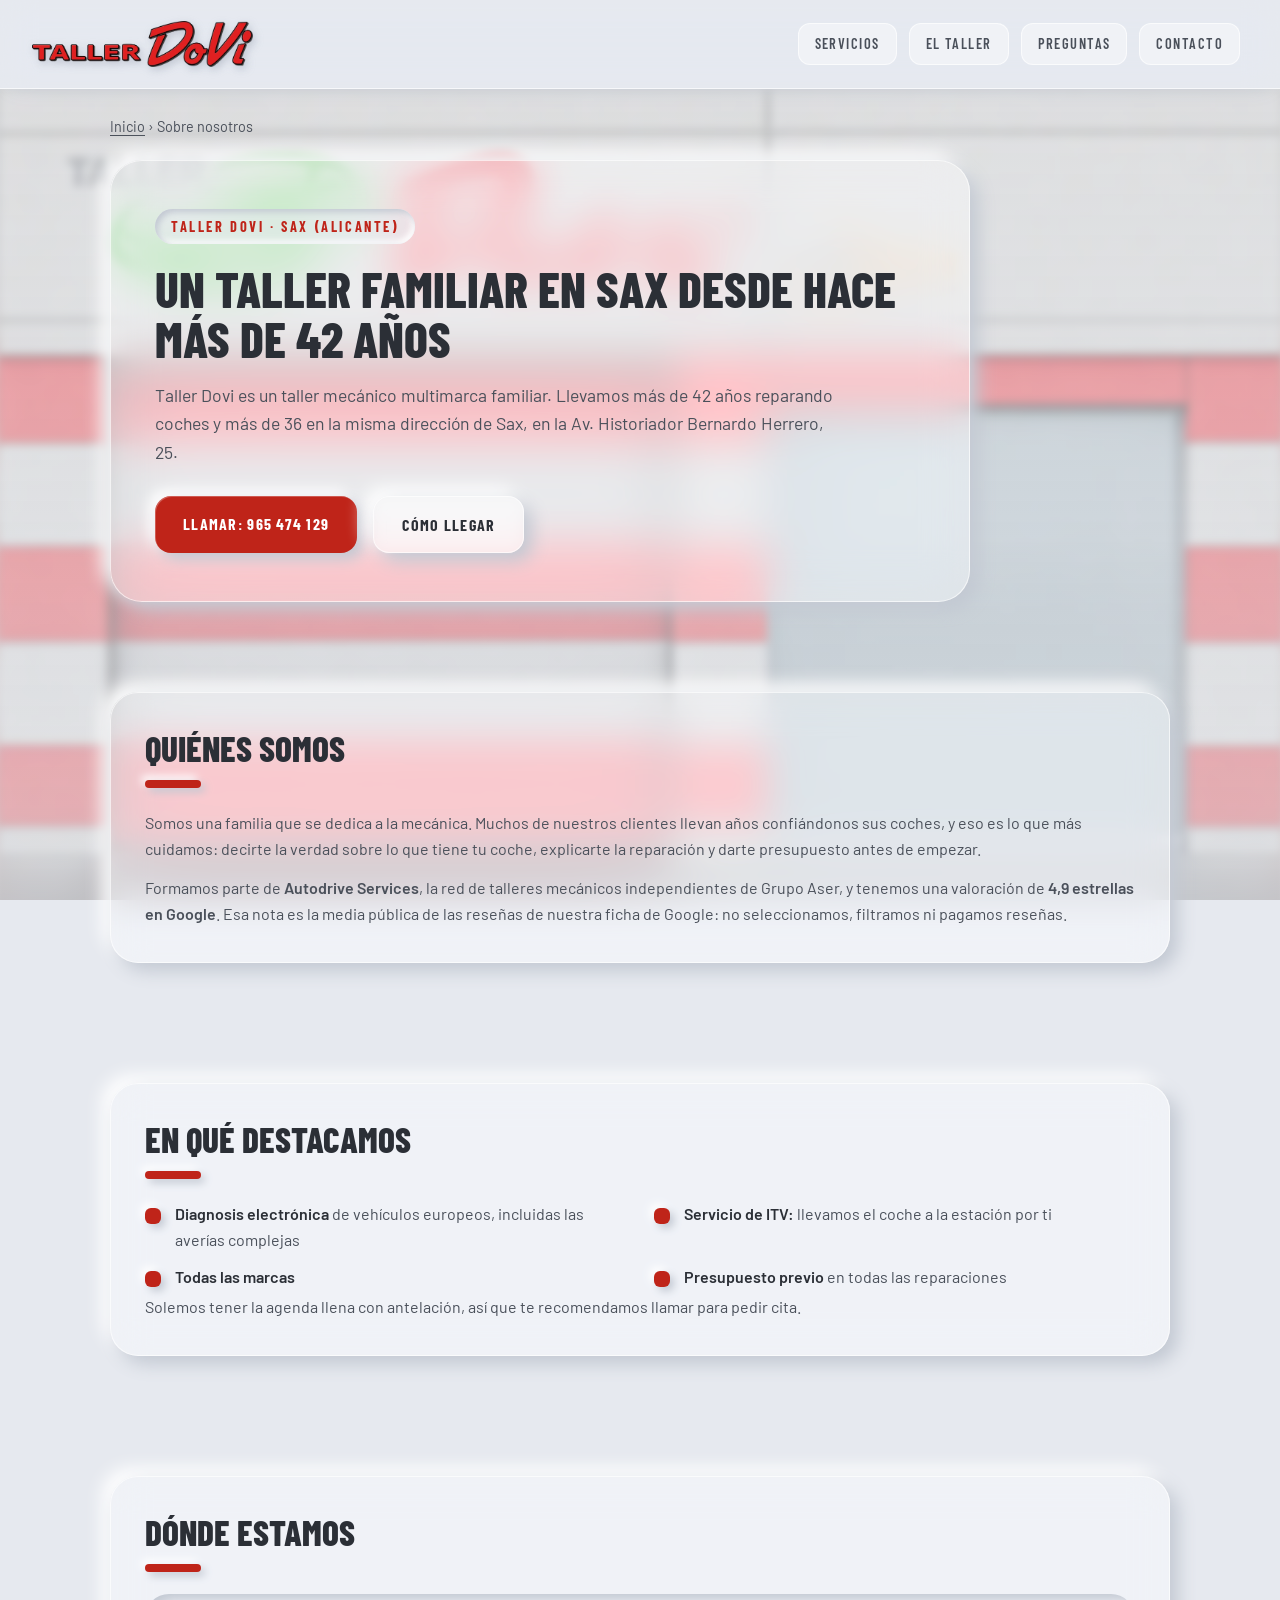
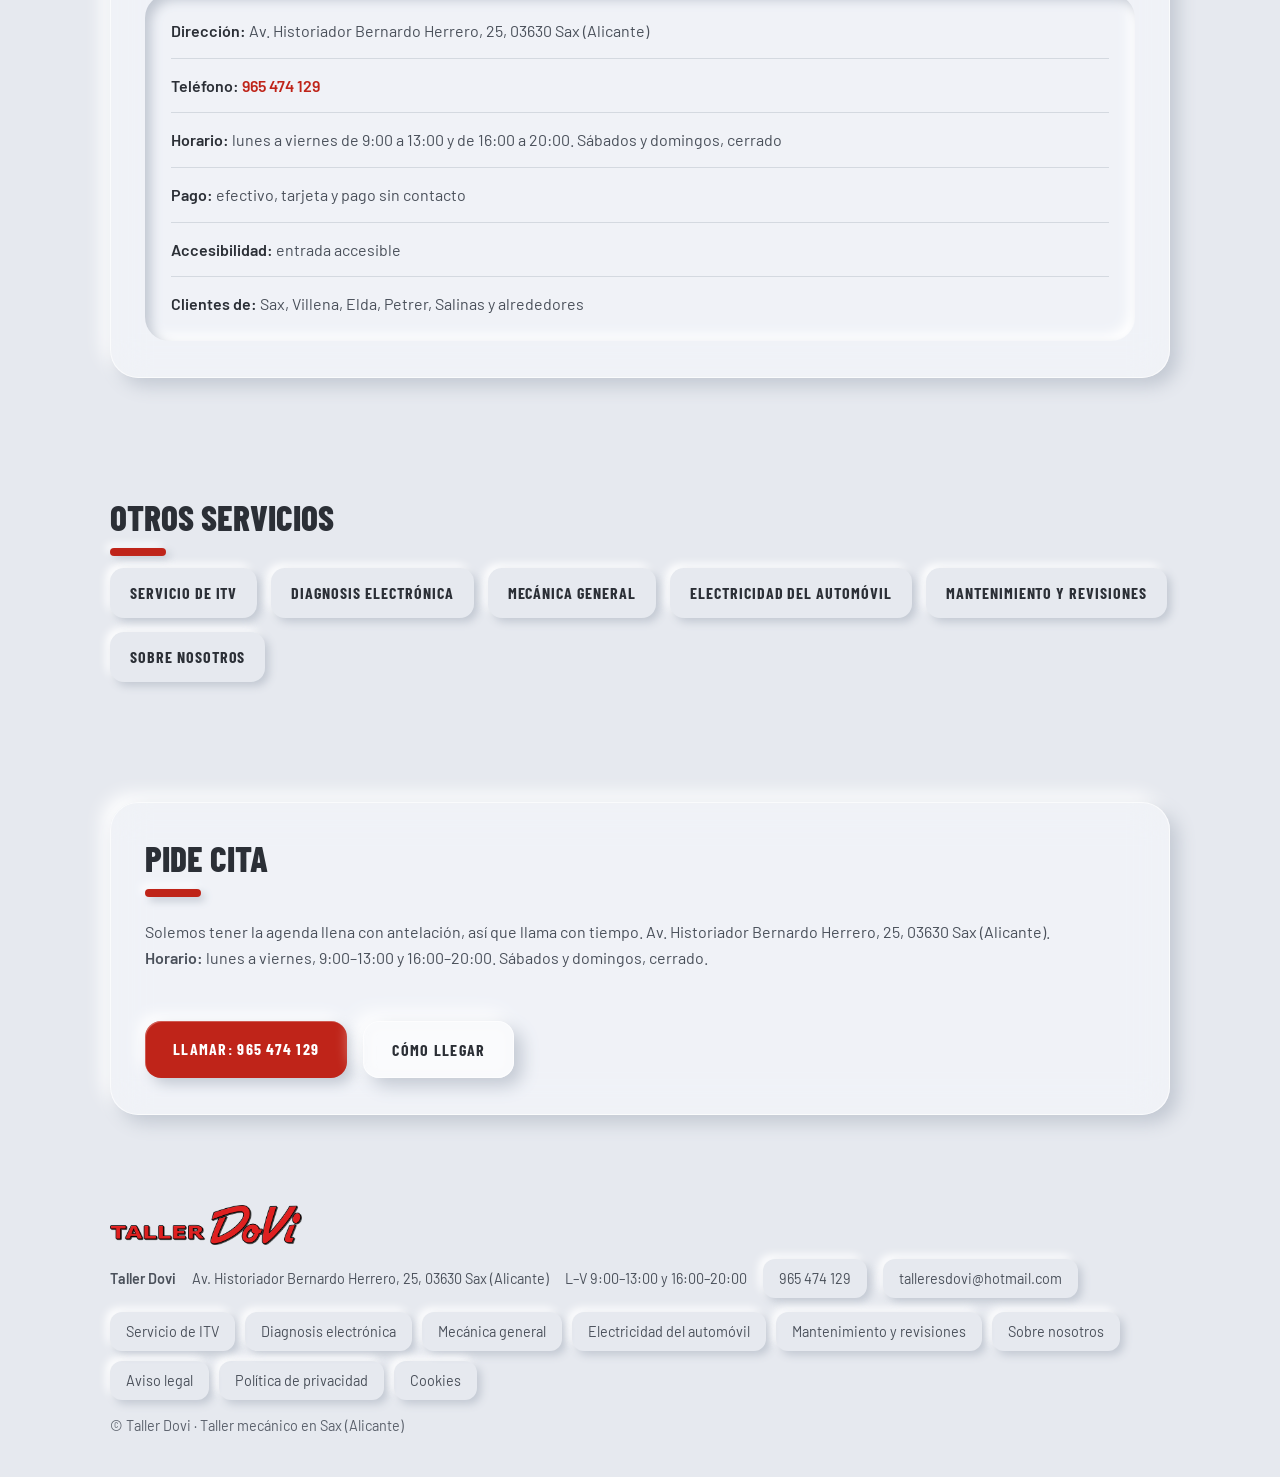
<file: sobre-nosotros.html>
<!DOCTYPE html>
<html lang="es">
<head>
<meta charset="UTF-8">
<meta name="viewport" content="width=device-width, initial-scale=1">
<meta http-equiv="Content-Security-Policy" content="default-src 'self'; script-src 'self'; style-src 'self' 'unsafe-inline'; img-src 'self' data:; font-src 'self'; connect-src 'self'; frame-src https://www.google.com https://maps.google.com; object-src 'none'; base-uri 'self'; form-action 'none'; upgrade-insecure-requests">
<meta name="referrer" content="strict-origin-when-cross-origin">
<title>Sobre nosotros: taller familiar en Sax · Taller Dovi</title>
<meta name="description" content="Taller Dovi es un taller mecánico familiar de Sax (Alicante) con más de 42 años de experiencia y más de 36 en la misma dirección. Red Autodrive Services.">
<meta name="robots" content="index, follow, max-image-preview:large">
<link rel="canonical" href="https://tallerdovi.github.io/sobre-nosotros">
<meta name="theme-color" content="#e6e9ef">
<link rel="icon" href="/favicon.ico" sizes="48x48">
<link rel="icon" href="/img/icon-96.png" sizes="96x96" type="image/png">
<link rel="icon" href="/img/icon-192.png" sizes="192x192" type="image/png">
<link rel="apple-touch-icon" href="/img/apple-touch-icon.png">
<link rel="manifest" href="/site.webmanifest">
<meta property="og:locale" content="es_ES">
<meta property="og:site_name" content="Taller Dovi">
<meta property="og:type" content="website">
<meta property="og:url" content="https://tallerdovi.github.io/sobre-nosotros">
<meta property="og:title" content="Sobre nosotros: taller familiar en Sax · Taller Dovi">
<meta property="og:description" content="Taller Dovi es un taller mecánico familiar de Sax (Alicante) con más de 42 años de experiencia y más de 36 en la misma dirección. Red Autodrive Services.">
<meta property="og:image" content="https://tallerdovi.github.io/img/og-taller-dovi.jpg">
<meta name="twitter:card" content="summary_large_image">
<link rel="stylesheet" href="estilo.css">
<script type="application/ld+json">
{
 "@context": "https://schema.org",
 "@graph": [
  {
   "@type": "BreadcrumbList",
   "itemListElement": [
    {
     "@type": "ListItem",
     "position": 1,
     "name": "Inicio",
     "item": "https://tallerdovi.github.io/"
    },
    {
     "@type": "ListItem",
     "position": 2,
     "name": "Sobre nosotros",
     "item": "https://tallerdovi.github.io/sobre-nosotros"
    }
   ]
  },
  {
   "@type": "AutoRepair",
   "@id": "https://tallerdovi.github.io/#taller",
   "name": "Taller Dovi",
   "url": "https://tallerdovi.github.io/",
   "telephone": "+34965474129",
   "email": "talleresdovi@hotmail.com",
   "address": {
    "@type": "PostalAddress",
    "streetAddress": "Av. Historiador Bernardo Herrero, 25",
    "addressLocality": "Sax",
    "addressRegion": "Alicante",
    "postalCode": "03630",
    "addressCountry": "ES"
   },
   "geo": {
    "@type": "GeoCoordinates",
    "latitude": 38.5336349,
    "longitude": -0.8260925
   },
   "hasMap": "https://maps.google.com/?cid=12576177530364534641",
   "openingHoursSpecification": [
    {
     "@type": "OpeningHoursSpecification",
     "dayOfWeek": [
      "Monday",
      "Tuesday",
      "Wednesday",
      "Thursday",
      "Friday"
     ],
     "opens": "09:00",
     "closes": "13:00"
    },
    {
     "@type": "OpeningHoursSpecification",
     "dayOfWeek": [
      "Monday",
      "Tuesday",
      "Wednesday",
      "Thursday",
      "Friday"
     ],
     "opens": "16:00",
     "closes": "20:00"
    }
   ]
  }
 ]
}
</script>
</head>
<body>
<header>
  <div class="wrap">
    <a class="logo" href="/" aria-label="Taller Dovi, inicio">
      <picture><source srcset="img/logo-taller-dovi.webp" type="image/webp"><img src="img/logo-taller-dovi.png" alt="Logotipo de Taller Dovi" width="600" height="125"></picture>
    </a>
    <nav aria-label="Principal">
      <a href="/#servicios">Servicios</a>
      <a href="/sobre-nosotros">El taller</a>
      <a href="/#preguntas">Preguntas</a>
      <a href="#contacto">Contacto</a>
    </nav>
  </div>
</header>
<div class="bg-fachada" aria-hidden="true"></div>
<main>
<div class="wrap"><div class="crumbs" role="navigation" aria-label="Migas de pan"><a href="/">Inicio</a> › <span>Sobre nosotros</span></div></div>
<div class="page-hero">
  <div class="wrap">
    <div class="panel">
      <div class="kicker">Taller Dovi · Sax (Alicante)</div>
      <h1>Un taller familiar en Sax desde hace más de 42 años</h1>
      <p>Taller Dovi es un taller mecánico multimarca familiar. Llevamos más de 42 años reparando coches y más de 36 en la misma dirección de Sax, en la Av. Historiador Bernardo Herrero, 25.</p>
      <div class="cta"><a class="btn" href="tel:+34965474129">Llamar: 965 474 129</a><a class="btn ghost" href="https://www.google.com/maps/dir/?api=1&amp;destination=Taller+Dovi,+Av.+Historiador+Bernardo+Herrero+25,+03630+Sax,+Alicante&amp;travelmode=driving" target="_blank" rel="noopener">Cómo llegar</a></div>
    </div>
  </div>
</div>
<section>
  <div class="wrap">
    <div class="box">
      <h2>Quiénes somos</h2>
      <p>Somos una familia que se dedica a la mecánica. Muchos de nuestros clientes llevan años confiándonos sus coches, y eso es lo que más cuidamos: decirte la verdad sobre lo que tiene tu coche, explicarte la reparación y darte presupuesto antes de empezar.</p><p>Formamos parte de <b>Autodrive Services</b>, la red de talleres mecánicos independientes de Grupo Aser, y tenemos una valoración de <b>4,9 estrellas en Google</b>. Esa nota es la media pública de las reseñas de nuestra ficha de Google: no seleccionamos, filtramos ni pagamos reseñas.</p>
    </div>
  </div>
</section>
<section>
  <div class="wrap">
    <div class="box">
      <h2>En qué destacamos</h2>
      <ul class="checks"><li><b>Diagnosis electrónica</b> de vehículos europeos, incluidas las averías complejas</li><li><b>Servicio de ITV:</b> llevamos el coche a la estación por ti</li><li><b>Todas las marcas</b></li><li><b>Presupuesto previo</b> en todas las reparaciones</li></ul><p>Solemos tener la agenda llena con antelación, así que te recomendamos llamar para pedir cita.</p>
    </div>
  </div>
</section>
<section>
  <div class="wrap">
    <div class="box">
      <h2>Dónde estamos</h2>
      <ul class="facts"><li><b>Dirección:</b> Av. Historiador Bernardo Herrero, 25, 03630 Sax (Alicante)</li><li><b>Teléfono:</b> <a href="tel:+34965474129">965 474 129</a></li><li><b>Horario:</b> lunes a viernes de 9:00 a 13:00 y de 16:00 a 20:00. Sábados y domingos, cerrado</li><li><b>Pago:</b> efectivo, tarjeta y pago sin contacto</li><li><b>Accesibilidad:</b> entrada accesible</li><li><b>Clientes de:</b> Sax, Villena, Elda, Petrer, Salinas y alrededores</li></ul>
    </div>
  </div>
</section>

<section><div class="wrap"><h2>Otros servicios</h2><div class="related"><a href="/itv-sax">Servicio de ITV</a><a href="/diagnosis-coche-sax">Diagnosis electrónica</a><a href="/mecanica-sax">Mecánica general</a><a href="/electricidad-coche-sax">Electricidad del automóvil</a><a href="/mantenimiento-coche-sax">Mantenimiento y revisiones</a><a href="/sobre-nosotros">Sobre nosotros</a></div></div></section>
<section id="contacto">
  <div class="wrap">
    <div class="box cta-band">
      <div>
        <h2>Pide cita</h2>
        <p>Solemos tener la agenda llena con antelación, así que llama con tiempo. Av. Historiador Bernardo Herrero, 25, 03630 Sax (Alicante).</p>
        <p><b>Horario:</b> lunes a viernes, 9:00–13:00 y 16:00–20:00. Sábados y domingos, cerrado.</p>
      </div>
      <div class="cta"><a class="btn" href="tel:+34965474129">Llamar: 965 474 129</a><a class="btn ghost" href="https://www.google.com/maps/dir/?api=1&amp;destination=Taller+Dovi,+Av.+Historiador+Bernardo+Herrero+25,+03630+Sax,+Alicante&amp;travelmode=driving" target="_blank" rel="noopener">Cómo llegar</a></div>
    </div>
  </div>
</section>
</main>
<footer>
  <div class="wrap">
    <img src="img/logo-taller-dovi.png" alt="Taller Dovi" width="600" height="125" loading="lazy">
    <span class="foot-nap"><b>Taller Dovi</b><span>Av. Historiador Bernardo Herrero, 25, 03630 Sax (Alicante)</span><span>L–V 9:00–13:00 y 16:00–20:00</span><a href="tel:+34965474129">965 474 129</a><a href="mailto:talleresdovi@hotmail.com">talleresdovi@hotmail.com</a></span>
    <div class="foot-nav" role="navigation" aria-label="Servicios"><a href="/itv-sax">Servicio de ITV</a><a href="/diagnosis-coche-sax">Diagnosis electrónica</a><a href="/mecanica-sax">Mecánica general</a><a href="/electricidad-coche-sax">Electricidad del automóvil</a><a href="/mantenimiento-coche-sax">Mantenimiento y revisiones</a><a href="/sobre-nosotros">Sobre nosotros</a><a href="/aviso-legal">Aviso legal</a><a href="/privacidad">Política de privacidad</a><a href="/cookies">Cookies</a></div>
    <span>© Taller Dovi · Taller mecánico en Sax (Alicante)</span>
  </div>
</footer>
<a class="float-call" href="tel:+34965474129">Llamar al taller · 965 474 129</a>
</body>
</html>
</file>
<file: estilo.css>
/* Fuentes alojadas en la propia web (sin Google Fonts) */
@font-face{font-family:'Barlow';font-style:normal;font-weight:400;font-display:swap;src:url(/barlow-400.woff2) format('woff2')}
@font-face{font-family:'Barlow';font-style:normal;font-weight:500;font-display:swap;src:url(/barlow-500.woff2) format('woff2')}
@font-face{font-family:'Barlow';font-style:normal;font-weight:600;font-display:swap;src:url(/barlow-600.woff2) format('woff2')}
@font-face{font-family:'Barlow Condensed';font-style:normal;font-weight:600;font-display:swap;src:url(/barlow-condensed-600.woff2) format('woff2')}
@font-face{font-family:'Barlow Condensed';font-style:normal;font-weight:700;font-display:swap;src:url(/barlow-condensed-700.woff2) format('woff2')}
@font-face{font-family:'Barlow Condensed';font-style:normal;font-weight:800;font-display:swap;src:url(/barlow-condensed-800.woff2) format('woff2')}
:root{--bg:#e6e9ef;--sl:#ffffff;--sd:#c2c8d2;--text:#2b2f36;--soft:#4a505a;--muted:#5a606b;--red:#bf2419;--red2:#a51f16;
--glass:rgba(255,255,255,.42);--glass-b:rgba(255,255,255,.65);
--up:8px 8px 18px var(--sd),-8px -8px 18px var(--sl);
--up-sm:4px 4px 9px var(--sd),-4px -4px 9px var(--sl);
--in:inset 6px 6px 12px var(--sd),inset -6px -6px 12px var(--sl);
--in-sm:inset 3px 3px 6px var(--sd),inset -3px -3px 6px var(--sl);
color-scheme:light}
*{box-sizing:border-box;margin:0;padding:0}
html{scroll-behavior:smooth;scroll-padding-top:100px}
body{background:var(--bg);color:var(--text);font-family:'Barlow',system-ui,sans-serif;line-height:1.6;overflow-x:hidden}
/* Fondo: fachada del taller difuminada. Ordenador: fija, empieza justo bajo el encabezado y ocupa todo el ancho. Móvil: ancho completo y patrón de franjas hasta el final */
.bg-fachada{position:fixed;top:89px;left:0;right:0;bottom:0;z-index:-2;pointer-events:none;overflow:hidden;container-type:size}
.bg-fachada::before{content:"";position:absolute;inset:-6px -8px -20px;background:#d8dadd url(img/fondo-fachada.webp) no-repeat;background-size:105.86cqw auto;background-position:calc(8px - 2.96cqw) calc(6px - 4.41cqw);filter:blur(5px) saturate(1.1)}
@media(max-width:760px){
.bg-fachada{top:76px}
.bg-fachada::before{inset:-8px;background:#d8dadd url(img/fondo-movil.webp) center top/cover no-repeat;filter:blur(6px) saturate(1.1)}
}
body::after{content:"";position:fixed;inset:0;z-index:-1;background:linear-gradient(180deg,rgba(230,233,239,.55),rgba(230,233,239,.72))}
img{max-width:100%;height:auto;display:block}
a{color:inherit}
.wrap{max-width:1100px;margin:0 auto;padding:0 20px}
.blob{position:absolute;border-radius:50%;filter:blur(60px);pointer-events:none;z-index:0}

/* Cabecera translúcida */
header{position:sticky;top:0;z-index:20;background:rgba(230,233,239,.6);backdrop-filter:blur(16px) saturate(160%);-webkit-backdrop-filter:blur(16px) saturate(160%);border-bottom:1px solid var(--glass-b);box-shadow:0 8px 20px -12px var(--sd)}
header .wrap{display:flex;align-items:center;justify-content:space-between;height:88px;max-width:1240px}
.logo{display:block;margin-left:-8px}
.logo img{height:46px;width:auto;filter:drop-shadow(2px 3px 4px rgba(120,130,150,.35))}
nav{display:flex;gap:12px}
nav a{font-family:'Barlow Condensed',sans-serif;font-weight:600;text-transform:uppercase;letter-spacing:.1em;font-size:.9rem;color:var(--soft);text-decoration:none;padding:8px 16px;border-radius:12px;background:var(--glass);border:1px solid var(--glass-b);transition:box-shadow .2s,color .2s}
nav a:hover{color:var(--red);box-shadow:var(--up-sm)}
nav a:active{box-shadow:var(--in-sm)}

.btn{display:inline-block;background:var(--red);color:#fff;text-decoration:none;font-family:'Barlow Condensed',sans-serif;font-weight:700;text-transform:uppercase;letter-spacing:.08em;padding:15px 28px;border-radius:16px;box-shadow:6px 6px 14px var(--sd),-6px -6px 14px var(--sl),inset 1px 1px 0 rgba(255,255,255,.25);transition:box-shadow .2s,transform .2s}
.btn:hover{transform:translateY(-1px)}
.btn:active{transform:none;box-shadow:inset 4px 4px 8px var(--red2),inset -3px -3px 6px #e8473d}
.btn.ghost{background:var(--glass);color:var(--text);border:1px solid var(--glass-b);box-shadow:var(--up);backdrop-filter:blur(8px);-webkit-backdrop-filter:blur(8px)}
.btn.ghost:hover{color:var(--red)}
.btn.ghost:active{box-shadow:var(--in)}

/* Portada: panel de cristal sobre ilustración */
.hero{position:relative;padding:60px 0 70px;overflow:hidden;overflow:clip}
.hero .wrap{position:relative}
.hero .b1{width:420px;height:420px;background:rgba(212,42,32,.32);top:20px;right:-120px}
.hero .b2{width:360px;height:360px;background:rgba(120,140,170,.4);bottom:120px;left:-160px}
.hero-grid{position:relative;z-index:1;display:grid;grid-template-columns:1.2fr .8fr;gap:30px;align-items:center}
.panel{position:relative;border-radius:32px;padding:48px 44px;background:var(--glass);border:1px solid var(--glass-b);backdrop-filter:blur(22px) saturate(150%);-webkit-backdrop-filter:blur(22px) saturate(150%);box-shadow:var(--up)}
.kicker{display:inline-block;font-family:'Barlow Condensed',sans-serif;color:var(--red);text-transform:uppercase;letter-spacing:.18em;font-weight:700;font-size:.9rem;padding:6px 16px;border-radius:999px;box-shadow:var(--in-sm);background:rgba(230,233,239,.6)}
h1{font-family:'Barlow Condensed',sans-serif;font-weight:800;font-size:clamp(2.3rem,5vw,3.6rem);line-height:1;text-transform:uppercase;margin:20px 0 18px;color:var(--text)}
h1 em{font-style:normal;color:var(--red)}
.hero p{max-width:580px;color:var(--soft);font-size:1.12rem}
.cta{display:flex;gap:16px;flex-wrap:wrap;margin-top:30px}
.hero-art{position:relative}
.scene{position:relative;width:min(470px,100%);margin:0 auto;padding:16px;border-radius:32px;background:var(--glass);border:1px solid var(--glass-b);backdrop-filter:blur(18px) saturate(150%);-webkit-backdrop-filter:blur(18px) saturate(150%);box-shadow:var(--up)}
.scene svg{display:block;width:100%;height:auto;border-radius:22px;box-shadow:var(--in-sm);background:rgba(230,233,239,.85)}
.lift{animation:lift 2.2s cubic-bezier(.3,.7,.3,1) .3s both}
@keyframes lift{from{transform:translateY(62px)}to{transform:none}}
.lamp-glow{animation:glow 3s ease-in-out infinite}
@keyframes glow{50%{opacity:.55}}
@media(prefers-reduced-motion:reduce){.lift,.lamp-glow{animation:none}}
.stats{position:relative;z-index:1;display:grid;grid-template-columns:repeat(3,1fr);gap:22px;margin-top:40px}
.stat{padding:20px 26px;border-radius:22px;box-shadow:var(--in);background:rgba(230,233,239,.82)}
.stat b{display:block;font-family:'Barlow Condensed',sans-serif;font-size:2.2rem;line-height:1.1;color:var(--text)}
.stat-logo{display:flex;flex-direction:column;justify-content:center;align-items:flex-start}
.stat-logo img{height:58px;width:auto;margin:0 0 10px -4px}
.stat span{color:var(--muted);font-size:.92rem}

section{position:relative;padding:60px 0}
h2{font-family:'Barlow Condensed',sans-serif;font-weight:800;text-transform:uppercase;font-size:2.2rem;line-height:1.1;margin-bottom:12px;color:var(--text)}
h2::after{content:"";display:block;width:56px;height:8px;margin-top:12px;border-radius:8px;background:var(--red);box-shadow:var(--up-sm)}
.lead{color:var(--soft);max-width:640px;margin:18px 0 34px;font-size:1.05rem}

.grid{display:grid;grid-template-columns:repeat(auto-fit,minmax(250px,1fr));gap:28px}
.card{position:relative;background:var(--bg);border-radius:24px;padding:28px;box-shadow:var(--up);transition:box-shadow .25s}
.card:hover{box-shadow:var(--in)}
.ico{width:58px;height:58px;border-radius:18px;display:grid;place-items:center;margin-bottom:18px;box-shadow:var(--up-sm);color:var(--red)}
.ico svg{width:28px;height:28px;fill:none;stroke:currentColor;stroke-width:1.8;stroke-linecap:round;stroke-linejoin:round}
.card h3{font-family:'Barlow Condensed',sans-serif;font-size:1.35rem;line-height:1.2;text-transform:uppercase;margin-bottom:8px}
.card p{color:var(--soft)}
.card.itv{background:linear-gradient(150deg,rgba(212,42,32,.92),rgba(184,35,26,.82));color:#fff;box-shadow:var(--up)}
.card.itv:hover{box-shadow:var(--up),0 0 0 4px rgba(212,42,32,.18)}
.card.itv p{color:rgba(255,255,255,.92)}
.card.itv .ico{background:rgba(255,255,255,.18);border:1px solid rgba(255,255,255,.35);box-shadow:none;color:#fff;backdrop-filter:blur(6px)}
.tag{position:absolute;top:18px;right:18px;font-family:'Barlow Condensed',sans-serif;font-weight:700;text-transform:uppercase;letter-spacing:.1em;font-size:.75rem;padding:4px 10px;border-radius:999px;background:rgba(255,255,255,.22);border:1px solid rgba(255,255,255,.4)}

/* Cómo trabajamos */
.steps{display:grid;grid-template-columns:repeat(3,1fr);gap:28px;counter-reset:s}
.step{border-radius:24px;padding:28px;box-shadow:var(--in)}
.step::before{counter-increment:s;content:counter(s);display:grid;place-items:center;width:46px;height:46px;border-radius:50%;margin-bottom:14px;font-family:'Barlow Condensed',sans-serif;font-weight:800;font-size:1.4rem;color:var(--red);box-shadow:var(--up-sm);background:var(--bg)}
.step h3{font-family:'Barlow Condensed',sans-serif;text-transform:uppercase;font-size:1.25rem;margin-bottom:6px}
.step p{color:var(--soft)}

.about{display:grid;grid-template-columns:1.2fr 1fr;gap:40px;align-items:start}
.about p{color:var(--soft);margin-bottom:14px}
.about h2{margin-bottom:26px}
ul.facts{list-style:none;padding:10px 26px;border-radius:24px;box-shadow:var(--in)}
ul.facts li{padding:14px 0;color:var(--soft);border-bottom:1px solid rgba(160,168,180,.35)}
ul.facts li:last-child{border:0}
ul.facts li b{color:var(--text)}
ul.facts a{color:var(--red);font-weight:600;text-decoration:none}
.zonas{display:flex;flex-wrap:wrap;gap:12px;margin-top:6px}
.zonas span{font-family:'Barlow Condensed',sans-serif;font-weight:600;text-transform:uppercase;letter-spacing:.08em;font-size:.9rem;padding:8px 16px;border-radius:12px;box-shadow:var(--up-sm)}

/* Preguntas frecuentes */
.faq{display:grid;gap:18px;max-width:820px}
details{border-radius:20px;padding:4px 24px;box-shadow:var(--up);background:var(--bg)}
details[open]{box-shadow:var(--in)}
summary{cursor:pointer;list-style:none;padding:16px 0;font-weight:600;display:flex;justify-content:space-between;gap:16px}
summary::-webkit-details-marker{display:none}
summary::after{content:"+";color:var(--red);font-weight:800;font-size:1.3rem;line-height:1}
details[open] summary::after{content:"–"}
details p{color:var(--soft);padding:0 0 18px}

.contact{display:grid;grid-template-columns:1fr 1.3fr;gap:40px;align-items:start}
.contact p{margin-bottom:14px;color:var(--soft)}
.contact h2{margin-bottom:26px}
.contact .links{display:flex;flex-wrap:wrap;gap:16px;margin-top:22px}
.contact a.tel{display:inline-block;font-family:'Barlow Condensed',sans-serif;font-size:2.2rem;font-weight:800;text-decoration:none;color:var(--red);padding:6px 22px;border-radius:18px;box-shadow:var(--up)}
.contact a.tel:active{box-shadow:var(--in)}
.map{padding:14px;border-radius:28px;box-shadow:var(--in)}
iframe{display:block;width:100%;height:340px;border:0;border-radius:18px;filter:grayscale(.2)}
.map-ph{min-height:340px;border-radius:18px;padding:34px 30px;display:flex;flex-direction:column;justify-content:center;background:repeating-linear-gradient(45deg,rgba(255,255,255,.35) 0 14px,rgba(200,206,216,.35) 14px 28px)}
.map-ph p{color:var(--soft);margin-bottom:12px}
.map-ph a{color:var(--red)}
.map-ph .btn{color:#fff}.map-ph .btn.ghost{color:var(--text)}
button.btn{border:0;cursor:pointer;font-size:1rem}
.rev-note{font-size:.85rem;color:var(--muted);margin-top:14px}

footer{padding:30px 0 40px;color:var(--muted);font-size:.9rem}
footer .wrap{display:flex;justify-content:space-between;align-items:center;flex-wrap:wrap;gap:14px}
footer img{height:40px;width:auto}
footer a{color:var(--soft);text-decoration:none;padding:8px 16px;border-radius:12px;box-shadow:var(--up-sm);display:inline-block}
footer a:active{box-shadow:var(--in-sm)}

/* Botón flotante de llamada (móvil), translúcido */
.float-call{display:none;position:fixed;left:16px;right:16px;bottom:16px;z-index:30;text-align:center;font-family:'Barlow Condensed',sans-serif;font-weight:700;text-transform:uppercase;letter-spacing:.08em;text-decoration:none;color:#fff;padding:15px;border-radius:18px;background:rgba(176,32,22,.94);border:1px solid rgba(255,255,255,.35);backdrop-filter:blur(12px);-webkit-backdrop-filter:blur(12px);box-shadow:0 10px 24px rgba(120,40,30,.3)}

.more{display:inline-block;margin-top:14px;font-weight:600;color:var(--red);text-decoration:none}
.card.itv .more{color:#fff}
.foot-nav{display:flex;flex-wrap:wrap;gap:10px;width:100%}
.foot-nap{width:100%;color:var(--soft);display:flex;flex-wrap:wrap;align-items:center;gap:8px 16px}
a:focus-visible,summary:focus-visible{outline:3px solid var(--red);outline-offset:3px}
@media(max-width:900px){.hero-grid{grid-template-columns:1fr}.hero-art{max-width:520px;margin:0 auto}.steps{grid-template-columns:1fr}}
@media(max-width:760px){nav{display:none}.about,.contact{grid-template-columns:1fr}.hero{padding:26px 0 40px}.panel{padding:30px 22px;border-radius:24px}.stats{grid-template-columns:1fr;gap:16px}.float-call{display:block}footer{padding-bottom:100px}.logo img{height:36px}header .wrap{height:76px}}

/* Móvil: cristal translúcido como en ordenador y ajustes de maquetación */
@media(max-width:760px){
.card,details,.step,ul.facts,.map,.box,.stat,.about>div:first-child,.contact>div:first-child,footer .wrap,.glass-m{background:rgba(236,239,244,.44);border:1px solid var(--glass-b);backdrop-filter:blur(16px) saturate(150%);-webkit-backdrop-filter:blur(16px) saturate(150%)}
.card{box-shadow:6px 6px 16px rgba(150,158,172,.45),-4px -4px 12px rgba(255,255,255,.6)}
details[open]{background:rgba(236,239,244,.6)}
.panel{background:rgba(240,242,246,.36)}
body::after{background:linear-gradient(180deg,rgba(230,233,239,.36),rgba(230,233,239,.5))}
section{padding:44px 0}
h2{font-size:1.85rem}
.kicker{letter-spacing:.1em;font-size:.78rem;padding:6px 12px}
.cta,.contact .links{flex-direction:column;gap:12px}
.cta .btn,.contact .links .btn,.map-ph .btn{text-align:center;width:100%}
.map-ph .links{flex-direction:column;display:flex;gap:12px}
.stats{grid-template-columns:repeat(3,1fr)!important;gap:10px!important;margin-top:24px}
.stat{padding:14px 10px;text-align:center;border-radius:18px}
.stat b{font-size:1.45rem}
.stat span{font-size:.75rem;line-height:1.25;display:block;color:var(--soft)}
.stat-logo{align-items:center}.stat-logo img{height:auto;width:100%;max-width:120px;margin:0 0 8px}
.contact a.tel{font-size:1.9rem}
.float-call{background:rgba(176,32,22,.9);left:12px;right:12px;bottom:12px;padding:14px}
footer .wrap{gap:12px}
.foot-nap{gap:8px 10px}
.foot-nap>span{width:100%}
.about>div:first-child,.contact>div:first-child{padding:26px 20px;border-radius:24px}
footer .wrap{padding:24px 18px;border-radius:24px;margin:0 16px;width:auto}
.lead,.step p,section>.wrap>p{color:var(--text)}
}
@media(prefers-reduced-motion:reduce){*{transition:none!important;scroll-behavior:auto!important}}

/* Páginas interiores */
.crumbs{font-size:.9rem;color:var(--muted);margin:26px 0 0}
.crumbs a{color:var(--soft);text-decoration:underline;text-underline-offset:3px}
.crumbs{color:var(--soft)}
.crumbs a:hover{color:var(--red)}
.page-hero{padding:22px 0 30px}
.page-hero .panel{max-width:860px}
.page-hero h1{font-size:clamp(2rem,4.4vw,3.1rem)}
.page-hero p{color:var(--soft);font-size:1.1rem;max-width:680px}
.box{border-radius:28px;padding:36px 34px;background:var(--glass);border:1px solid var(--glass-b);backdrop-filter:blur(18px) saturate(150%);-webkit-backdrop-filter:blur(18px) saturate(150%);box-shadow:var(--up)}
.box p{color:var(--soft);margin-bottom:14px}
.box p:last-child{margin-bottom:0}
.box h2{margin-bottom:22px}
.checks{list-style:none;display:grid;grid-template-columns:repeat(2,1fr);gap:12px 28px;margin:6px 0 4px}
.checks li{position:relative;padding-left:30px;color:var(--soft)}
.checks li::before{content:"";position:absolute;left:0;top:.45em;width:16px;height:16px;border-radius:6px;background:var(--red);box-shadow:var(--up-sm)}
.checks li b{color:var(--text)}
.related{display:flex;flex-wrap:wrap;gap:14px}
.related a{font-family:'Barlow Condensed',sans-serif;font-weight:700;text-transform:uppercase;letter-spacing:.06em;color:var(--text);text-decoration:none;padding:12px 20px;border-radius:14px;background:var(--bg);box-shadow:var(--up-sm)}
.related a:hover{color:var(--red)}
.cta-band{display:flex;flex-wrap:wrap;align-items:center;justify-content:space-between;gap:20px}
.cta-band p{margin:0}
.more{display:inline-block;margin-top:14px;font-weight:600;color:var(--red);text-decoration:none}
.card.itv .more{color:#fff}
.foot-nav{display:flex;flex-wrap:wrap;gap:10px;width:100%}

@media(max-width:760px){.checks{grid-template-columns:1fr}.box{padding:26px 20px;border-radius:22px}}
</file>
